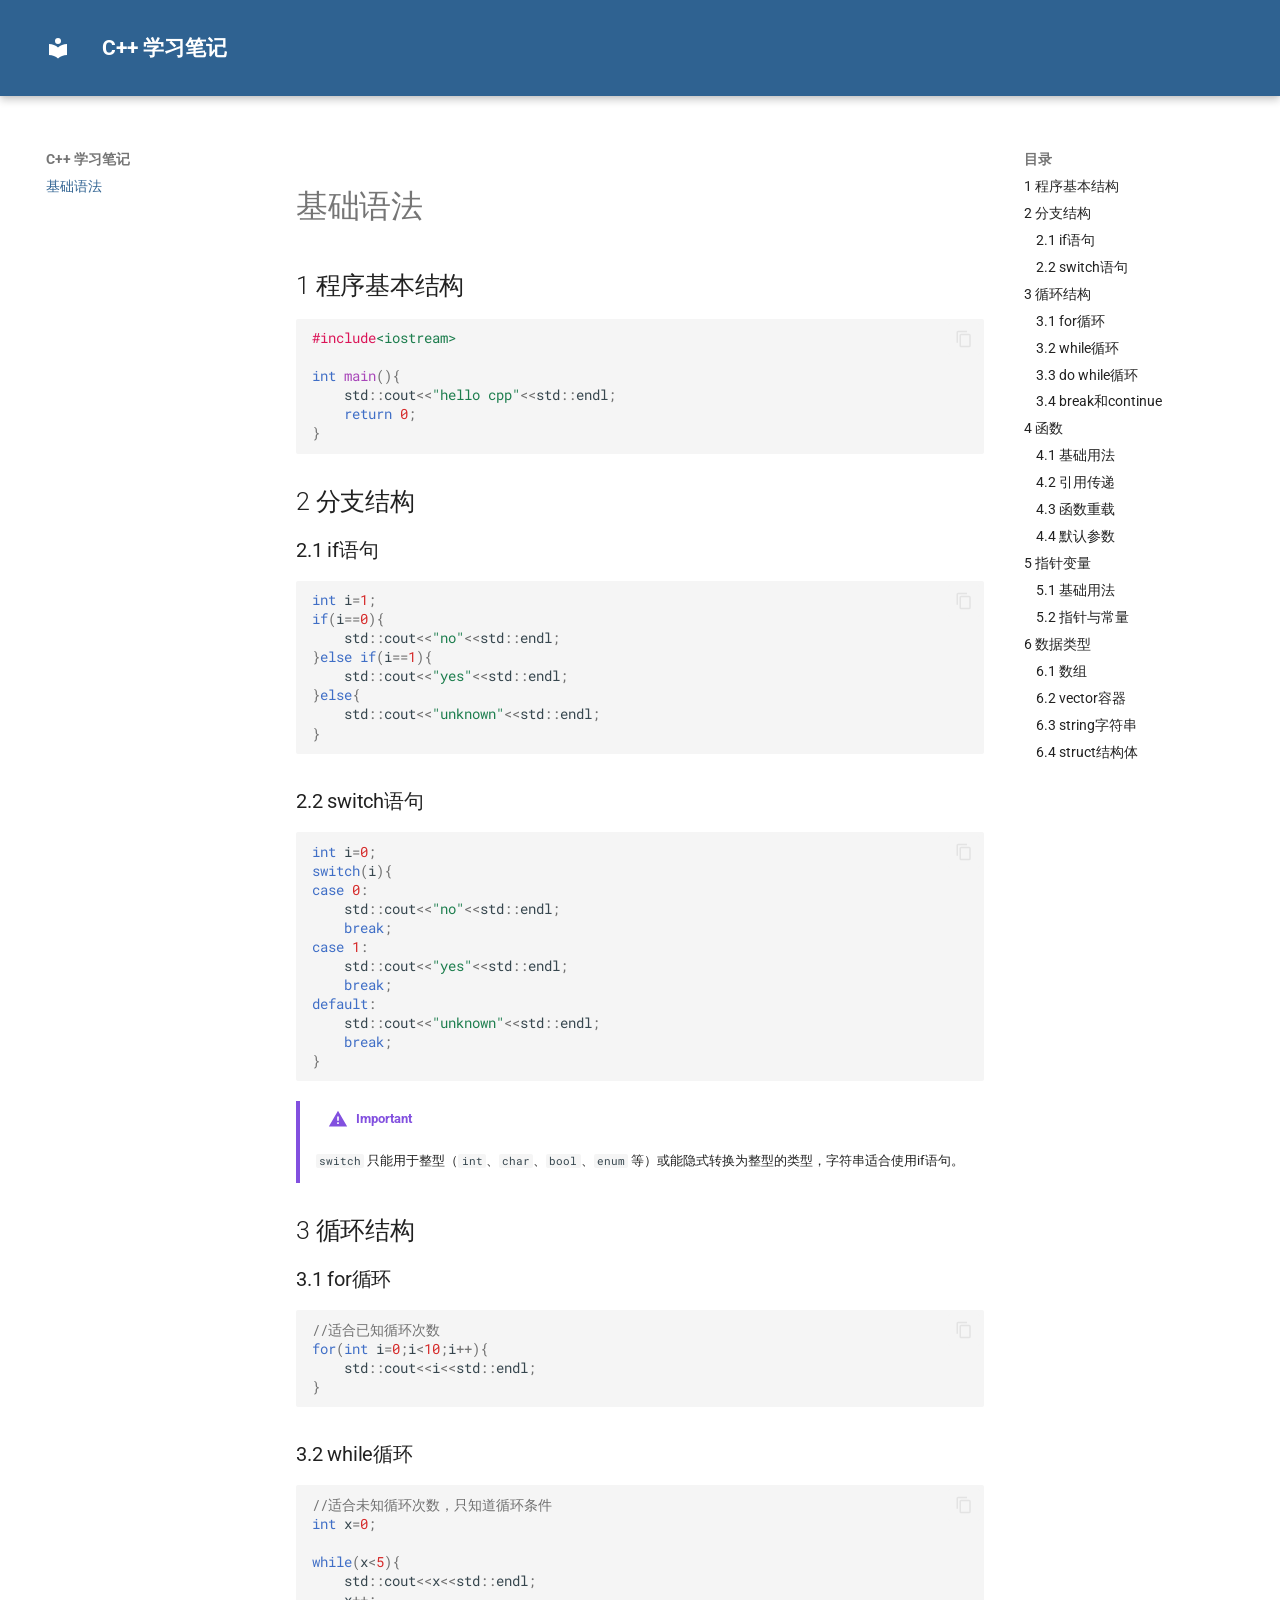
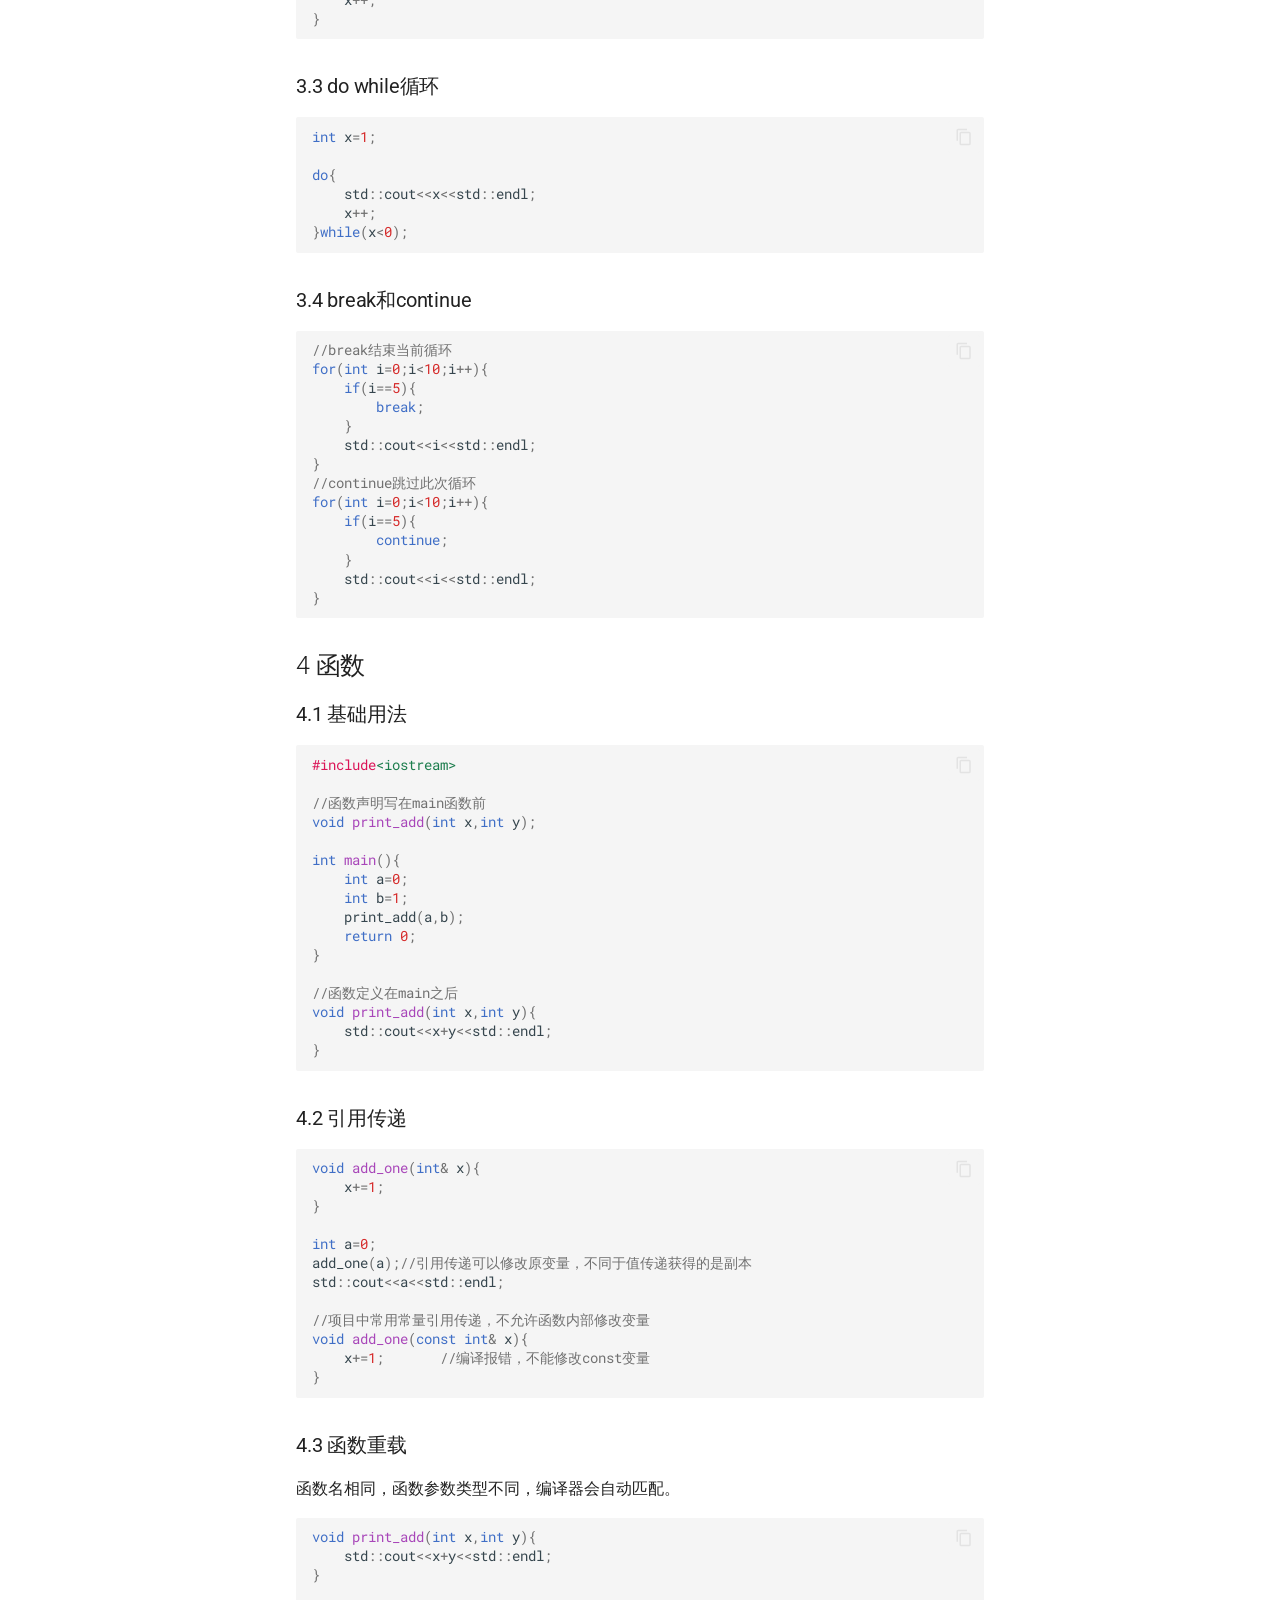
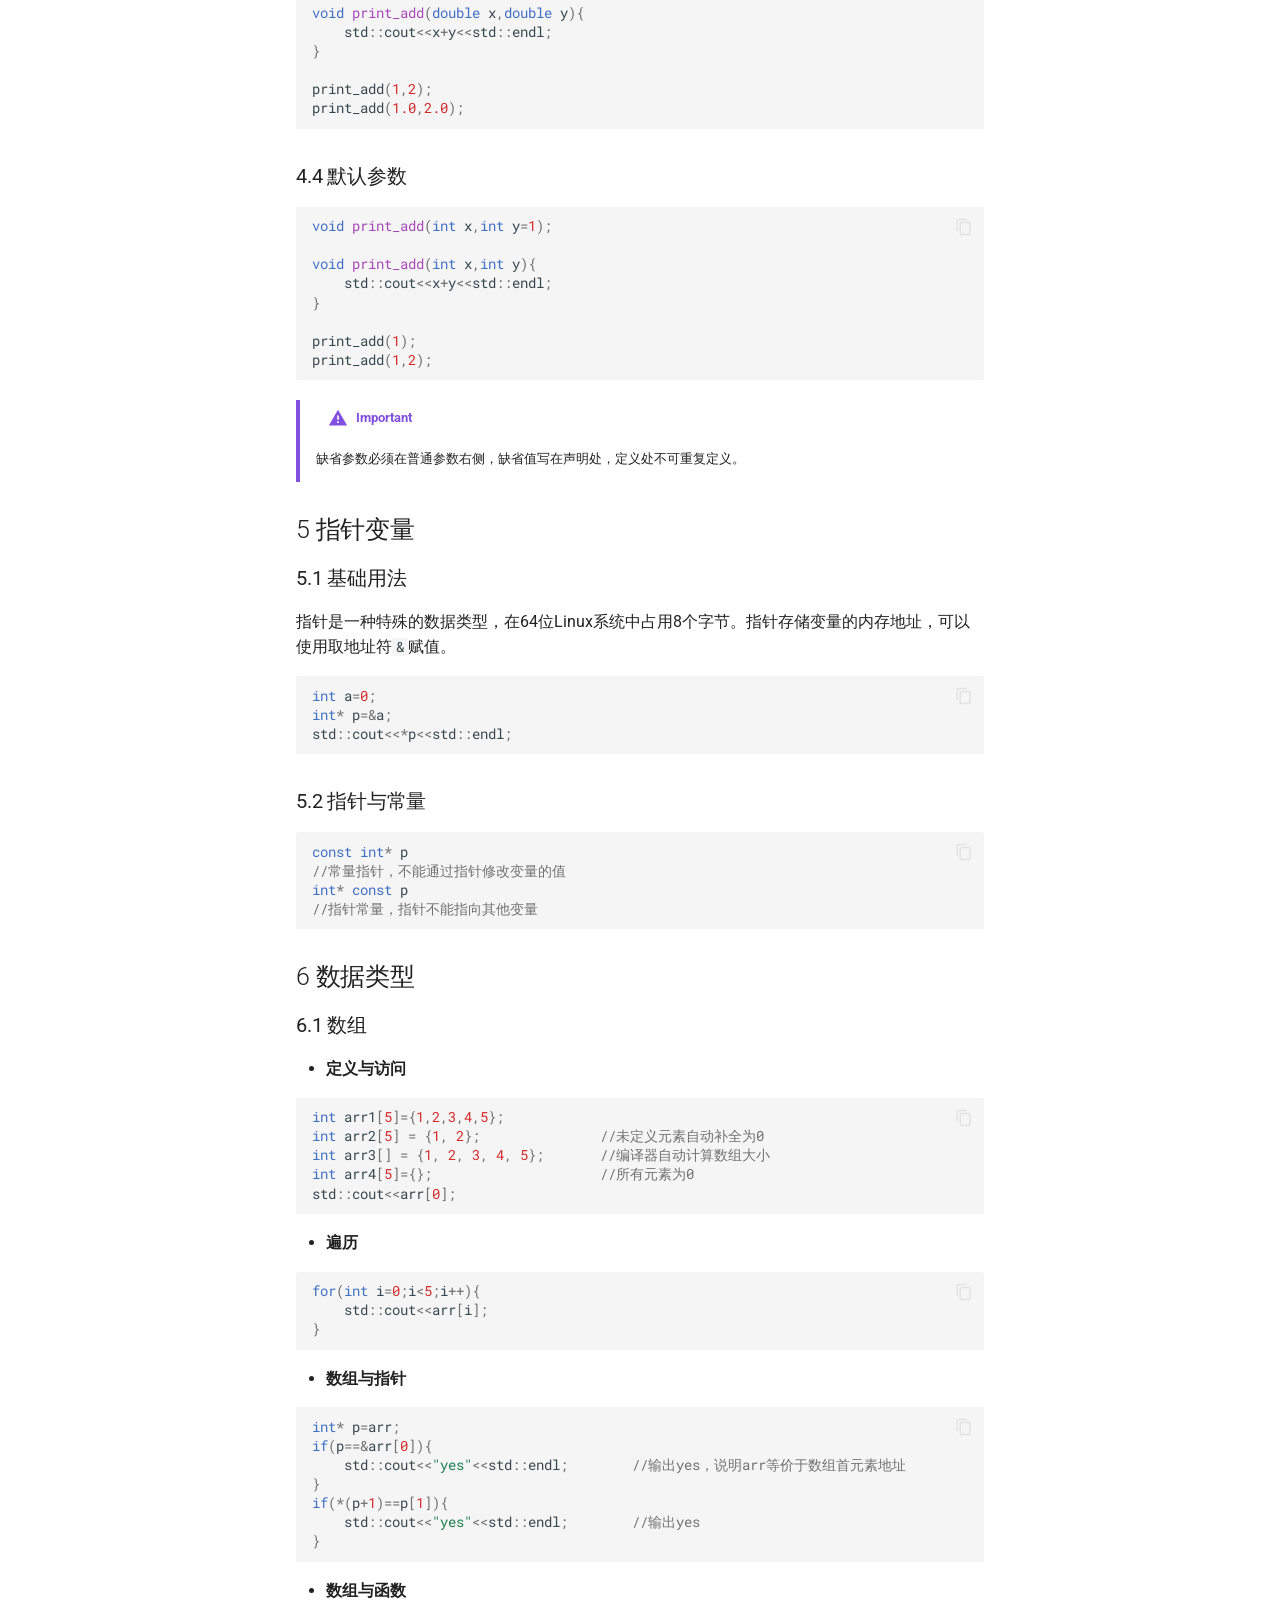
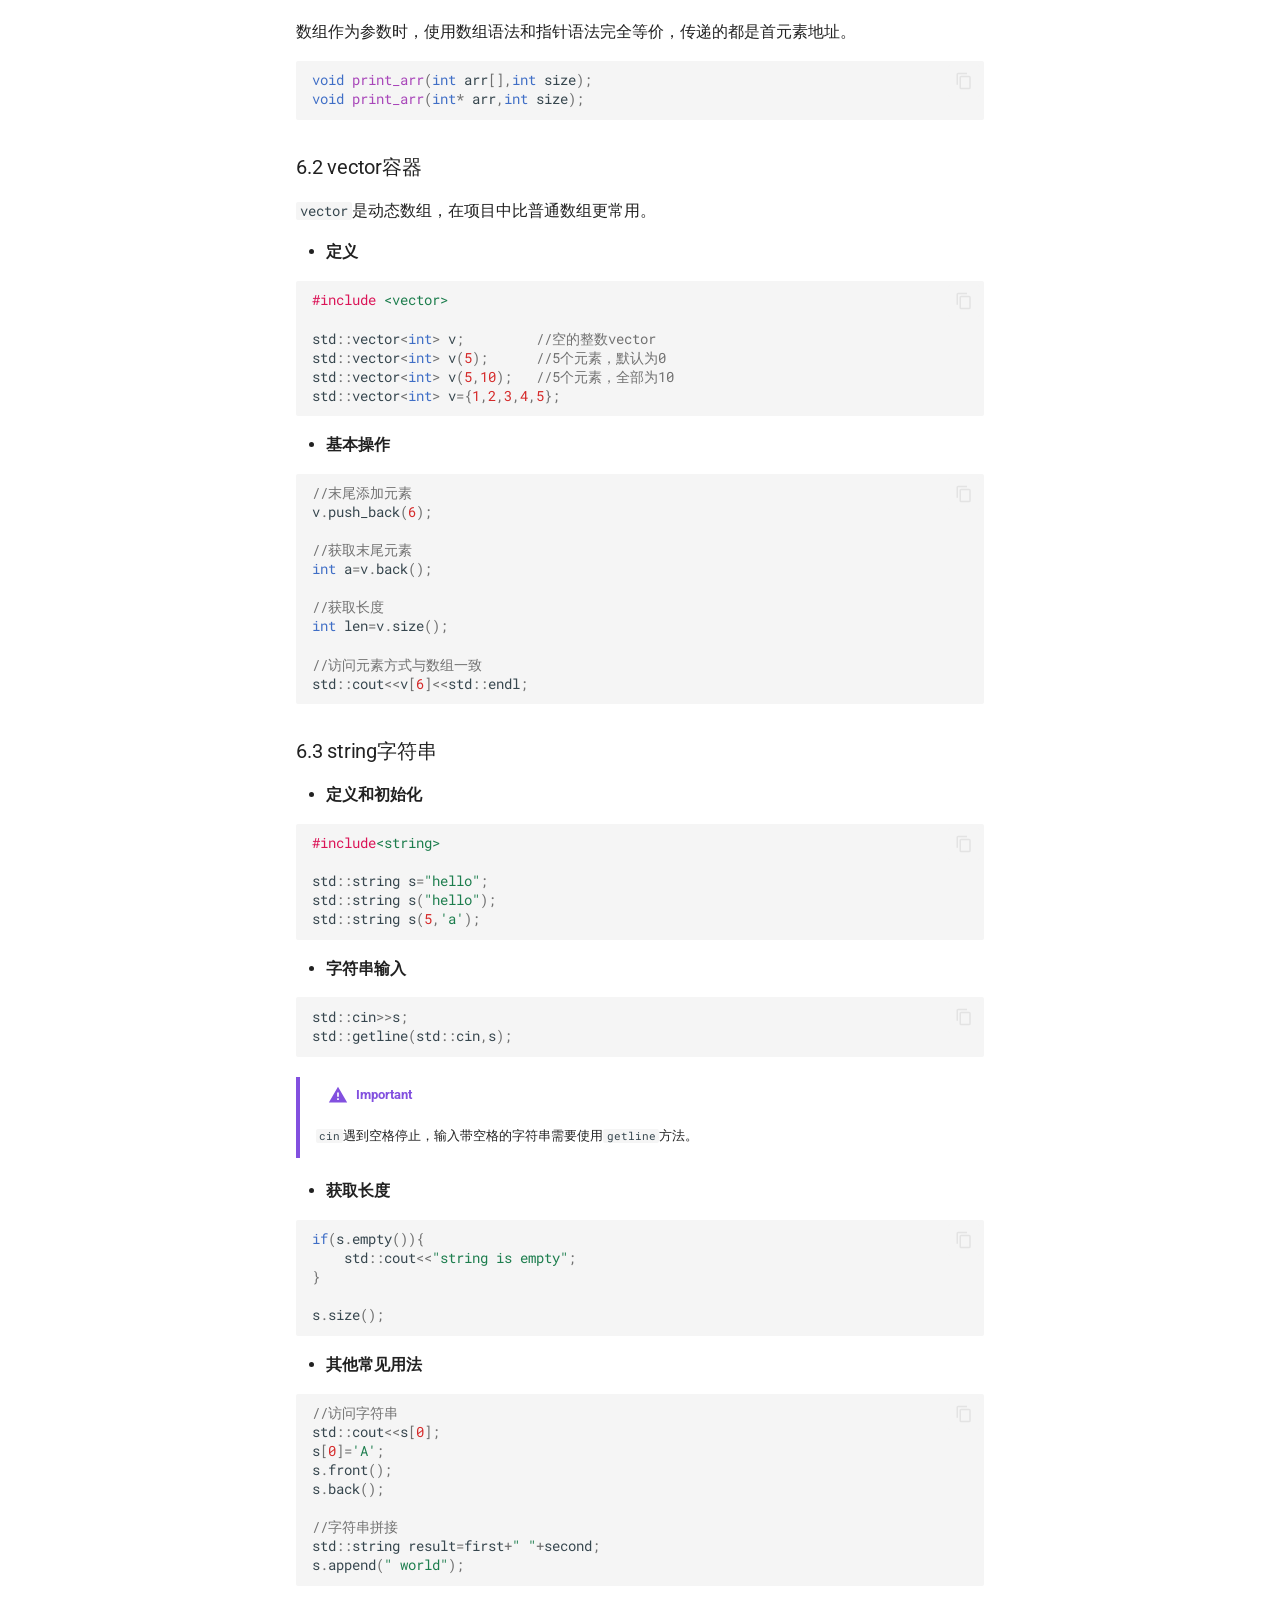
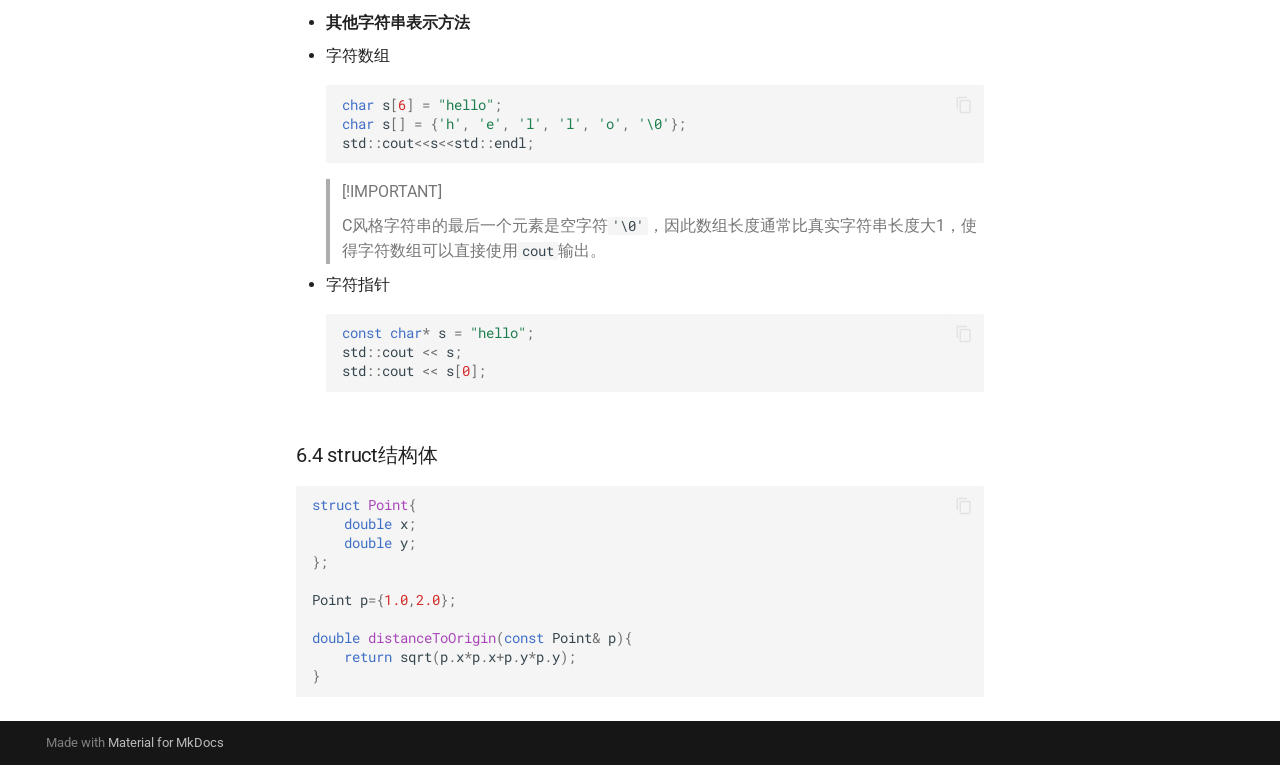
<file: index.html>
<!doctype html>
<html lang="zh" class="no-js">
  <head>
    
      <meta charset="utf-8">
      <meta name="viewport" content="width=device-width,initial-scale=1">
      
        <meta name="description" content="C++ 学习笔记">
      
      
      
        <link rel="canonical" href="https://github.com/Michelangelo9001/cpp_learning.git/">
      
      
      
      
        
      
      
      <link rel="icon" href="assets/images/favicon.png">
      <meta name="generator" content="mkdocs-1.6.1, mkdocs-material-9.7.6">
    
    
      
        <title>C++ 学习笔记</title>
      
    
    
      <link rel="stylesheet" href="assets/stylesheets/main.484c7ddc.min.css">
      
        
        <link rel="stylesheet" href="assets/stylesheets/palette.ab4e12ef.min.css">
      
      


    
    
      
    
    
      
        
        
        <link rel="preconnect" href="https://fonts.gstatic.com" crossorigin>
        <link rel="stylesheet" href="https://fonts.googleapis.com/css?family=Roboto:300,300i,400,400i,700,700i%7CRoboto+Mono:400,400i,700,700i&display=fallback">
        <style>:root{--md-text-font:"Roboto";--md-code-font:"Roboto Mono"}</style>
      
    
    
      <link rel="stylesheet" href="stylesheets/extra.css">
    
    <script>__md_scope=new URL(".",location),__md_hash=e=>[...e].reduce(((e,_)=>(e<<5)-e+_.charCodeAt(0)),0),__md_get=(e,_=localStorage,t=__md_scope)=>JSON.parse(_.getItem(t.pathname+"."+e)),__md_set=(e,_,t=localStorage,a=__md_scope)=>{try{t.setItem(a.pathname+"."+e,JSON.stringify(_))}catch(e){}}</script>
    
      

    
    
  </head>
  
  
    
    
    
    
    
    <body dir="ltr" data-md-color-scheme="default" data-md-color-primary="custom" data-md-color-accent="blue">
  
    
    <input class="md-toggle" data-md-toggle="drawer" type="checkbox" id="__drawer" autocomplete="off">
    <input class="md-toggle" data-md-toggle="search" type="checkbox" id="__search" autocomplete="off">
    <label class="md-overlay" for="__drawer"></label>
    <div data-md-component="skip">
      
        
        <a href="#1" class="md-skip">
          跳转至
        </a>
      
    </div>
    <div data-md-component="announce">
      
    </div>
    
    
      

  

<header class="md-header md-header--shadow" data-md-component="header">
  <nav class="md-header__inner md-grid" aria-label="页眉">
    <a href="." title="C++ 学习笔记" class="md-header__button md-logo" aria-label="C++ 学习笔记" data-md-component="logo">
      
  
  <svg xmlns="http://www.w3.org/2000/svg" viewBox="0 0 24 24"><path d="M12 8a3 3 0 0 0 3-3 3 3 0 0 0-3-3 3 3 0 0 0-3 3 3 3 0 0 0 3 3m0 3.54C9.64 9.35 6.5 8 3 8v11c3.5 0 6.64 1.35 9 3.54 2.36-2.19 5.5-3.54 9-3.54V8c-3.5 0-6.64 1.35-9 3.54"/></svg>

    </a>
    <label class="md-header__button md-icon" for="__drawer">
      
      <svg xmlns="http://www.w3.org/2000/svg" viewBox="0 0 24 24"><path d="M3 6h18v2H3zm0 5h18v2H3zm0 5h18v2H3z"/></svg>
    </label>
    <div class="md-header__title" data-md-component="header-title">
      <div class="md-header__ellipsis">
        <div class="md-header__topic">
          <span class="md-ellipsis">
            C++ 学习笔记
          </span>
        </div>
        <div class="md-header__topic" data-md-component="header-topic">
          <span class="md-ellipsis">
            
              基础语法
            
          </span>
        </div>
      </div>
    </div>
    
      
    
    
    
    
    
  </nav>
  
</header>
    
    <div class="md-container" data-md-component="container">
      
      
        
          
        
      
      <main class="md-main" data-md-component="main">
        <div class="md-main__inner md-grid">
          
            
              
              <div class="md-sidebar md-sidebar--primary" data-md-component="sidebar" data-md-type="navigation" >
                <div class="md-sidebar__scrollwrap">
                  <div class="md-sidebar__inner">
                    



<nav class="md-nav md-nav--primary" aria-label="导航栏" data-md-level="0">
  <label class="md-nav__title" for="__drawer">
    <a href="." title="C++ 学习笔记" class="md-nav__button md-logo" aria-label="C++ 学习笔记" data-md-component="logo">
      
  
  <svg xmlns="http://www.w3.org/2000/svg" viewBox="0 0 24 24"><path d="M12 8a3 3 0 0 0 3-3 3 3 0 0 0-3-3 3 3 0 0 0-3 3 3 3 0 0 0 3 3m0 3.54C9.64 9.35 6.5 8 3 8v11c3.5 0 6.64 1.35 9 3.54 2.36-2.19 5.5-3.54 9-3.54V8c-3.5 0-6.64 1.35-9 3.54"/></svg>

    </a>
    C++ 学习笔记
  </label>
  
  <ul class="md-nav__list" data-md-scrollfix>
    
      
      
  
  
    
  
  
  
    <li class="md-nav__item md-nav__item--active">
      
      <input class="md-nav__toggle md-toggle" type="checkbox" id="__toc">
      
      
      
        <label class="md-nav__link md-nav__link--active" for="__toc">
          
  
  
  <span class="md-ellipsis">
    
  
    基础语法
  

    
  </span>
  
  

          <span class="md-nav__icon md-icon"></span>
        </label>
      
      <a href="." class="md-nav__link md-nav__link--active">
        
  
  
  <span class="md-ellipsis">
    
  
    基础语法
  

    
  </span>
  
  

      </a>
      
        

<nav class="md-nav md-nav--secondary" aria-label="目录">
  
  
  
  
    <label class="md-nav__title" for="__toc">
      <span class="md-nav__icon md-icon"></span>
      目录
    </label>
    <ul class="md-nav__list" data-md-component="toc" data-md-scrollfix>
      
        <li class="md-nav__item">
  <a href="#1" class="md-nav__link">
    <span class="md-ellipsis">
      
        1 程序基本结构
      
    </span>
  </a>
  
</li>
      
        <li class="md-nav__item">
  <a href="#2" class="md-nav__link">
    <span class="md-ellipsis">
      
        2 分支结构
      
    </span>
  </a>
  
    <nav class="md-nav" aria-label="2 分支结构">
      <ul class="md-nav__list">
        
          <li class="md-nav__item">
  <a href="#21-if" class="md-nav__link">
    <span class="md-ellipsis">
      
        2.1 if语句
      
    </span>
  </a>
  
</li>
        
          <li class="md-nav__item">
  <a href="#22-switch" class="md-nav__link">
    <span class="md-ellipsis">
      
        2.2 switch语句
      
    </span>
  </a>
  
</li>
        
      </ul>
    </nav>
  
</li>
      
        <li class="md-nav__item">
  <a href="#3" class="md-nav__link">
    <span class="md-ellipsis">
      
        3 循环结构
      
    </span>
  </a>
  
    <nav class="md-nav" aria-label="3 循环结构">
      <ul class="md-nav__list">
        
          <li class="md-nav__item">
  <a href="#31-for" class="md-nav__link">
    <span class="md-ellipsis">
      
        3.1 for循环
      
    </span>
  </a>
  
</li>
        
          <li class="md-nav__item">
  <a href="#32-while" class="md-nav__link">
    <span class="md-ellipsis">
      
        3.2 while循环
      
    </span>
  </a>
  
</li>
        
          <li class="md-nav__item">
  <a href="#33-do-while" class="md-nav__link">
    <span class="md-ellipsis">
      
        3.3 do while循环
      
    </span>
  </a>
  
</li>
        
          <li class="md-nav__item">
  <a href="#34-breakcontinue" class="md-nav__link">
    <span class="md-ellipsis">
      
        3.4 break和continue
      
    </span>
  </a>
  
</li>
        
      </ul>
    </nav>
  
</li>
      
        <li class="md-nav__item">
  <a href="#4" class="md-nav__link">
    <span class="md-ellipsis">
      
        4 函数
      
    </span>
  </a>
  
    <nav class="md-nav" aria-label="4 函数">
      <ul class="md-nav__list">
        
          <li class="md-nav__item">
  <a href="#41" class="md-nav__link">
    <span class="md-ellipsis">
      
        4.1 基础用法
      
    </span>
  </a>
  
</li>
        
          <li class="md-nav__item">
  <a href="#42" class="md-nav__link">
    <span class="md-ellipsis">
      
        4.2 引用传递
      
    </span>
  </a>
  
</li>
        
          <li class="md-nav__item">
  <a href="#43" class="md-nav__link">
    <span class="md-ellipsis">
      
        4.3 函数重载
      
    </span>
  </a>
  
</li>
        
          <li class="md-nav__item">
  <a href="#44" class="md-nav__link">
    <span class="md-ellipsis">
      
        4.4 默认参数
      
    </span>
  </a>
  
</li>
        
      </ul>
    </nav>
  
</li>
      
        <li class="md-nav__item">
  <a href="#5" class="md-nav__link">
    <span class="md-ellipsis">
      
        5 指针变量
      
    </span>
  </a>
  
    <nav class="md-nav" aria-label="5 指针变量">
      <ul class="md-nav__list">
        
          <li class="md-nav__item">
  <a href="#51" class="md-nav__link">
    <span class="md-ellipsis">
      
        5.1 基础用法
      
    </span>
  </a>
  
</li>
        
          <li class="md-nav__item">
  <a href="#52" class="md-nav__link">
    <span class="md-ellipsis">
      
        5.2 指针与常量
      
    </span>
  </a>
  
</li>
        
      </ul>
    </nav>
  
</li>
      
        <li class="md-nav__item">
  <a href="#6" class="md-nav__link">
    <span class="md-ellipsis">
      
        6 数据类型
      
    </span>
  </a>
  
    <nav class="md-nav" aria-label="6 数据类型">
      <ul class="md-nav__list">
        
          <li class="md-nav__item">
  <a href="#61" class="md-nav__link">
    <span class="md-ellipsis">
      
        6.1 数组
      
    </span>
  </a>
  
</li>
        
          <li class="md-nav__item">
  <a href="#62-vector" class="md-nav__link">
    <span class="md-ellipsis">
      
        6.2 vector容器
      
    </span>
  </a>
  
</li>
        
          <li class="md-nav__item">
  <a href="#63-string" class="md-nav__link">
    <span class="md-ellipsis">
      
        6.3 string字符串
      
    </span>
  </a>
  
</li>
        
          <li class="md-nav__item">
  <a href="#64-struct" class="md-nav__link">
    <span class="md-ellipsis">
      
        6.4 struct结构体
      
    </span>
  </a>
  
</li>
        
      </ul>
    </nav>
  
</li>
      
    </ul>
  
</nav>
      
    </li>
  

    
  </ul>
</nav>
                  </div>
                </div>
              </div>
            
            
              
              <div class="md-sidebar md-sidebar--secondary" data-md-component="sidebar" data-md-type="toc" >
                <div class="md-sidebar__scrollwrap">
                  <div class="md-sidebar__inner">
                    

<nav class="md-nav md-nav--secondary" aria-label="目录">
  
  
  
  
    <label class="md-nav__title" for="__toc">
      <span class="md-nav__icon md-icon"></span>
      目录
    </label>
    <ul class="md-nav__list" data-md-component="toc" data-md-scrollfix>
      
        <li class="md-nav__item">
  <a href="#1" class="md-nav__link">
    <span class="md-ellipsis">
      
        1 程序基本结构
      
    </span>
  </a>
  
</li>
      
        <li class="md-nav__item">
  <a href="#2" class="md-nav__link">
    <span class="md-ellipsis">
      
        2 分支结构
      
    </span>
  </a>
  
    <nav class="md-nav" aria-label="2 分支结构">
      <ul class="md-nav__list">
        
          <li class="md-nav__item">
  <a href="#21-if" class="md-nav__link">
    <span class="md-ellipsis">
      
        2.1 if语句
      
    </span>
  </a>
  
</li>
        
          <li class="md-nav__item">
  <a href="#22-switch" class="md-nav__link">
    <span class="md-ellipsis">
      
        2.2 switch语句
      
    </span>
  </a>
  
</li>
        
      </ul>
    </nav>
  
</li>
      
        <li class="md-nav__item">
  <a href="#3" class="md-nav__link">
    <span class="md-ellipsis">
      
        3 循环结构
      
    </span>
  </a>
  
    <nav class="md-nav" aria-label="3 循环结构">
      <ul class="md-nav__list">
        
          <li class="md-nav__item">
  <a href="#31-for" class="md-nav__link">
    <span class="md-ellipsis">
      
        3.1 for循环
      
    </span>
  </a>
  
</li>
        
          <li class="md-nav__item">
  <a href="#32-while" class="md-nav__link">
    <span class="md-ellipsis">
      
        3.2 while循环
      
    </span>
  </a>
  
</li>
        
          <li class="md-nav__item">
  <a href="#33-do-while" class="md-nav__link">
    <span class="md-ellipsis">
      
        3.3 do while循环
      
    </span>
  </a>
  
</li>
        
          <li class="md-nav__item">
  <a href="#34-breakcontinue" class="md-nav__link">
    <span class="md-ellipsis">
      
        3.4 break和continue
      
    </span>
  </a>
  
</li>
        
      </ul>
    </nav>
  
</li>
      
        <li class="md-nav__item">
  <a href="#4" class="md-nav__link">
    <span class="md-ellipsis">
      
        4 函数
      
    </span>
  </a>
  
    <nav class="md-nav" aria-label="4 函数">
      <ul class="md-nav__list">
        
          <li class="md-nav__item">
  <a href="#41" class="md-nav__link">
    <span class="md-ellipsis">
      
        4.1 基础用法
      
    </span>
  </a>
  
</li>
        
          <li class="md-nav__item">
  <a href="#42" class="md-nav__link">
    <span class="md-ellipsis">
      
        4.2 引用传递
      
    </span>
  </a>
  
</li>
        
          <li class="md-nav__item">
  <a href="#43" class="md-nav__link">
    <span class="md-ellipsis">
      
        4.3 函数重载
      
    </span>
  </a>
  
</li>
        
          <li class="md-nav__item">
  <a href="#44" class="md-nav__link">
    <span class="md-ellipsis">
      
        4.4 默认参数
      
    </span>
  </a>
  
</li>
        
      </ul>
    </nav>
  
</li>
      
        <li class="md-nav__item">
  <a href="#5" class="md-nav__link">
    <span class="md-ellipsis">
      
        5 指针变量
      
    </span>
  </a>
  
    <nav class="md-nav" aria-label="5 指针变量">
      <ul class="md-nav__list">
        
          <li class="md-nav__item">
  <a href="#51" class="md-nav__link">
    <span class="md-ellipsis">
      
        5.1 基础用法
      
    </span>
  </a>
  
</li>
        
          <li class="md-nav__item">
  <a href="#52" class="md-nav__link">
    <span class="md-ellipsis">
      
        5.2 指针与常量
      
    </span>
  </a>
  
</li>
        
      </ul>
    </nav>
  
</li>
      
        <li class="md-nav__item">
  <a href="#6" class="md-nav__link">
    <span class="md-ellipsis">
      
        6 数据类型
      
    </span>
  </a>
  
    <nav class="md-nav" aria-label="6 数据类型">
      <ul class="md-nav__list">
        
          <li class="md-nav__item">
  <a href="#61" class="md-nav__link">
    <span class="md-ellipsis">
      
        6.1 数组
      
    </span>
  </a>
  
</li>
        
          <li class="md-nav__item">
  <a href="#62-vector" class="md-nav__link">
    <span class="md-ellipsis">
      
        6.2 vector容器
      
    </span>
  </a>
  
</li>
        
          <li class="md-nav__item">
  <a href="#63-string" class="md-nav__link">
    <span class="md-ellipsis">
      
        6.3 string字符串
      
    </span>
  </a>
  
</li>
        
          <li class="md-nav__item">
  <a href="#64-struct" class="md-nav__link">
    <span class="md-ellipsis">
      
        6.4 struct结构体
      
    </span>
  </a>
  
</li>
        
      </ul>
    </nav>
  
</li>
      
    </ul>
  
</nav>
                  </div>
                </div>
              </div>
            
          
          
            <div class="md-content" data-md-component="content">
              
              <article class="md-content__inner md-typeset">
                
                  



  <h1>基础语法</h1>

<h2 id="1">1 程序基本结构<a class="headerlink" href="#1" title="Permanent link">&para;</a></h2>
<div class="language-cpp highlight"><pre><span></span><code><span id="__span-0-1"><a id="__codelineno-0-1" name="__codelineno-0-1" href="#__codelineno-0-1"></a><span class="cp">#include</span><span class="cpf">&lt;iostream&gt;</span>
</span><span id="__span-0-2"><a id="__codelineno-0-2" name="__codelineno-0-2" href="#__codelineno-0-2"></a>
</span><span id="__span-0-3"><a id="__codelineno-0-3" name="__codelineno-0-3" href="#__codelineno-0-3"></a><span class="kt">int</span><span class="w"> </span><span class="nf">main</span><span class="p">(){</span>
</span><span id="__span-0-4"><a id="__codelineno-0-4" name="__codelineno-0-4" href="#__codelineno-0-4"></a><span class="w">    </span><span class="n">std</span><span class="o">::</span><span class="n">cout</span><span class="o">&lt;&lt;</span><span class="s">&quot;hello cpp&quot;</span><span class="o">&lt;&lt;</span><span class="n">std</span><span class="o">::</span><span class="n">endl</span><span class="p">;</span>
</span><span id="__span-0-5"><a id="__codelineno-0-5" name="__codelineno-0-5" href="#__codelineno-0-5"></a><span class="w">    </span><span class="k">return</span><span class="w"> </span><span class="mi">0</span><span class="p">;</span>
</span><span id="__span-0-6"><a id="__codelineno-0-6" name="__codelineno-0-6" href="#__codelineno-0-6"></a><span class="p">}</span>
</span></code></pre></div>
<h2 id="2">2 分支结构<a class="headerlink" href="#2" title="Permanent link">&para;</a></h2>
<h3 id="21-if">2.1 if语句<a class="headerlink" href="#21-if" title="Permanent link">&para;</a></h3>
<div class="language-cpp highlight"><pre><span></span><code><span id="__span-1-1"><a id="__codelineno-1-1" name="__codelineno-1-1" href="#__codelineno-1-1"></a><span class="kt">int</span><span class="w"> </span><span class="n">i</span><span class="o">=</span><span class="mi">1</span><span class="p">;</span>
</span><span id="__span-1-2"><a id="__codelineno-1-2" name="__codelineno-1-2" href="#__codelineno-1-2"></a><span class="k">if</span><span class="p">(</span><span class="n">i</span><span class="o">==</span><span class="mi">0</span><span class="p">){</span>
</span><span id="__span-1-3"><a id="__codelineno-1-3" name="__codelineno-1-3" href="#__codelineno-1-3"></a><span class="w">    </span><span class="n">std</span><span class="o">::</span><span class="n">cout</span><span class="o">&lt;&lt;</span><span class="s">&quot;no&quot;</span><span class="o">&lt;&lt;</span><span class="n">std</span><span class="o">::</span><span class="n">endl</span><span class="p">;</span>
</span><span id="__span-1-4"><a id="__codelineno-1-4" name="__codelineno-1-4" href="#__codelineno-1-4"></a><span class="p">}</span><span class="k">else</span><span class="w"> </span><span class="k">if</span><span class="p">(</span><span class="n">i</span><span class="o">==</span><span class="mi">1</span><span class="p">){</span>
</span><span id="__span-1-5"><a id="__codelineno-1-5" name="__codelineno-1-5" href="#__codelineno-1-5"></a><span class="w">    </span><span class="n">std</span><span class="o">::</span><span class="n">cout</span><span class="o">&lt;&lt;</span><span class="s">&quot;yes&quot;</span><span class="o">&lt;&lt;</span><span class="n">std</span><span class="o">::</span><span class="n">endl</span><span class="p">;</span>
</span><span id="__span-1-6"><a id="__codelineno-1-6" name="__codelineno-1-6" href="#__codelineno-1-6"></a><span class="p">}</span><span class="k">else</span><span class="p">{</span>
</span><span id="__span-1-7"><a id="__codelineno-1-7" name="__codelineno-1-7" href="#__codelineno-1-7"></a><span class="w">    </span><span class="n">std</span><span class="o">::</span><span class="n">cout</span><span class="o">&lt;&lt;</span><span class="s">&quot;unknown&quot;</span><span class="o">&lt;&lt;</span><span class="n">std</span><span class="o">::</span><span class="n">endl</span><span class="p">;</span>
</span><span id="__span-1-8"><a id="__codelineno-1-8" name="__codelineno-1-8" href="#__codelineno-1-8"></a><span class="p">}</span>
</span></code></pre></div>
<h3 id="22-switch">2.2 switch语句<a class="headerlink" href="#22-switch" title="Permanent link">&para;</a></h3>
<div class="language-cpp highlight"><pre><span></span><code><span id="__span-2-1"><a id="__codelineno-2-1" name="__codelineno-2-1" href="#__codelineno-2-1"></a><span class="kt">int</span><span class="w"> </span><span class="n">i</span><span class="o">=</span><span class="mi">0</span><span class="p">;</span>
</span><span id="__span-2-2"><a id="__codelineno-2-2" name="__codelineno-2-2" href="#__codelineno-2-2"></a><span class="k">switch</span><span class="p">(</span><span class="n">i</span><span class="p">){</span>
</span><span id="__span-2-3"><a id="__codelineno-2-3" name="__codelineno-2-3" href="#__codelineno-2-3"></a><span class="k">case</span><span class="w"> </span><span class="mi">0</span><span class="p">:</span>
</span><span id="__span-2-4"><a id="__codelineno-2-4" name="__codelineno-2-4" href="#__codelineno-2-4"></a><span class="w">    </span><span class="n">std</span><span class="o">::</span><span class="n">cout</span><span class="o">&lt;&lt;</span><span class="s">&quot;no&quot;</span><span class="o">&lt;&lt;</span><span class="n">std</span><span class="o">::</span><span class="n">endl</span><span class="p">;</span>
</span><span id="__span-2-5"><a id="__codelineno-2-5" name="__codelineno-2-5" href="#__codelineno-2-5"></a><span class="w">    </span><span class="k">break</span><span class="p">;</span>
</span><span id="__span-2-6"><a id="__codelineno-2-6" name="__codelineno-2-6" href="#__codelineno-2-6"></a><span class="k">case</span><span class="w"> </span><span class="mi">1</span><span class="p">:</span>
</span><span id="__span-2-7"><a id="__codelineno-2-7" name="__codelineno-2-7" href="#__codelineno-2-7"></a><span class="w">    </span><span class="n">std</span><span class="o">::</span><span class="n">cout</span><span class="o">&lt;&lt;</span><span class="s">&quot;yes&quot;</span><span class="o">&lt;&lt;</span><span class="n">std</span><span class="o">::</span><span class="n">endl</span><span class="p">;</span>
</span><span id="__span-2-8"><a id="__codelineno-2-8" name="__codelineno-2-8" href="#__codelineno-2-8"></a><span class="w">    </span><span class="k">break</span><span class="p">;</span>
</span><span id="__span-2-9"><a id="__codelineno-2-9" name="__codelineno-2-9" href="#__codelineno-2-9"></a><span class="k">default</span><span class="o">:</span>
</span><span id="__span-2-10"><a id="__codelineno-2-10" name="__codelineno-2-10" href="#__codelineno-2-10"></a><span class="w">    </span><span class="n">std</span><span class="o">::</span><span class="n">cout</span><span class="o">&lt;&lt;</span><span class="s">&quot;unknown&quot;</span><span class="o">&lt;&lt;</span><span class="n">std</span><span class="o">::</span><span class="n">endl</span><span class="p">;</span>
</span><span id="__span-2-11"><a id="__codelineno-2-11" name="__codelineno-2-11" href="#__codelineno-2-11"></a><span class="w">    </span><span class="k">break</span><span class="p">;</span>
</span><span id="__span-2-12"><a id="__codelineno-2-12" name="__codelineno-2-12" href="#__codelineno-2-12"></a><span class="p">}</span>
</span></code></pre></div>
<div class="admonition warning">
<p class="admonition-title">Important</p>
<p><code>switch</code> 只能用于整型（<code>int</code>、<code>char</code>、<code>bool</code>、<code>enum</code> 等）或能隐式转换为整型的类型，字符串适合使用if语句。</p>
</div>
<h2 id="3">3 循环结构<a class="headerlink" href="#3" title="Permanent link">&para;</a></h2>
<h3 id="31-for">3.1 for循环<a class="headerlink" href="#31-for" title="Permanent link">&para;</a></h3>
<div class="language-cpp highlight"><pre><span></span><code><span id="__span-3-1"><a id="__codelineno-3-1" name="__codelineno-3-1" href="#__codelineno-3-1"></a><span class="c1">//适合已知循环次数</span>
</span><span id="__span-3-2"><a id="__codelineno-3-2" name="__codelineno-3-2" href="#__codelineno-3-2"></a><span class="k">for</span><span class="p">(</span><span class="kt">int</span><span class="w"> </span><span class="n">i</span><span class="o">=</span><span class="mi">0</span><span class="p">;</span><span class="n">i</span><span class="o">&lt;</span><span class="mi">10</span><span class="p">;</span><span class="n">i</span><span class="o">++</span><span class="p">){</span>
</span><span id="__span-3-3"><a id="__codelineno-3-3" name="__codelineno-3-3" href="#__codelineno-3-3"></a><span class="w">    </span><span class="n">std</span><span class="o">::</span><span class="n">cout</span><span class="o">&lt;&lt;</span><span class="n">i</span><span class="o">&lt;&lt;</span><span class="n">std</span><span class="o">::</span><span class="n">endl</span><span class="p">;</span>
</span><span id="__span-3-4"><a id="__codelineno-3-4" name="__codelineno-3-4" href="#__codelineno-3-4"></a><span class="p">}</span>
</span></code></pre></div>
<h3 id="32-while">3.2 while循环<a class="headerlink" href="#32-while" title="Permanent link">&para;</a></h3>
<div class="language-cpp highlight"><pre><span></span><code><span id="__span-4-1"><a id="__codelineno-4-1" name="__codelineno-4-1" href="#__codelineno-4-1"></a><span class="c1">//适合未知循环次数，只知道循环条件</span>
</span><span id="__span-4-2"><a id="__codelineno-4-2" name="__codelineno-4-2" href="#__codelineno-4-2"></a><span class="kt">int</span><span class="w"> </span><span class="n">x</span><span class="o">=</span><span class="mi">0</span><span class="p">;</span>
</span><span id="__span-4-3"><a id="__codelineno-4-3" name="__codelineno-4-3" href="#__codelineno-4-3"></a>
</span><span id="__span-4-4"><a id="__codelineno-4-4" name="__codelineno-4-4" href="#__codelineno-4-4"></a><span class="k">while</span><span class="p">(</span><span class="n">x</span><span class="o">&lt;</span><span class="mi">5</span><span class="p">){</span>
</span><span id="__span-4-5"><a id="__codelineno-4-5" name="__codelineno-4-5" href="#__codelineno-4-5"></a><span class="w">    </span><span class="n">std</span><span class="o">::</span><span class="n">cout</span><span class="o">&lt;&lt;</span><span class="n">x</span><span class="o">&lt;&lt;</span><span class="n">std</span><span class="o">::</span><span class="n">endl</span><span class="p">;</span>
</span><span id="__span-4-6"><a id="__codelineno-4-6" name="__codelineno-4-6" href="#__codelineno-4-6"></a><span class="w">    </span><span class="n">x</span><span class="o">++</span><span class="p">;</span>
</span><span id="__span-4-7"><a id="__codelineno-4-7" name="__codelineno-4-7" href="#__codelineno-4-7"></a><span class="p">}</span>
</span></code></pre></div>
<h3 id="33-do-while">3.3 do while循环<a class="headerlink" href="#33-do-while" title="Permanent link">&para;</a></h3>
<div class="language-cpp highlight"><pre><span></span><code><span id="__span-5-1"><a id="__codelineno-5-1" name="__codelineno-5-1" href="#__codelineno-5-1"></a><span class="kt">int</span><span class="w"> </span><span class="n">x</span><span class="o">=</span><span class="mi">1</span><span class="p">;</span>
</span><span id="__span-5-2"><a id="__codelineno-5-2" name="__codelineno-5-2" href="#__codelineno-5-2"></a>
</span><span id="__span-5-3"><a id="__codelineno-5-3" name="__codelineno-5-3" href="#__codelineno-5-3"></a><span class="k">do</span><span class="p">{</span>
</span><span id="__span-5-4"><a id="__codelineno-5-4" name="__codelineno-5-4" href="#__codelineno-5-4"></a><span class="w">    </span><span class="n">std</span><span class="o">::</span><span class="n">cout</span><span class="o">&lt;&lt;</span><span class="n">x</span><span class="o">&lt;&lt;</span><span class="n">std</span><span class="o">::</span><span class="n">endl</span><span class="p">;</span>
</span><span id="__span-5-5"><a id="__codelineno-5-5" name="__codelineno-5-5" href="#__codelineno-5-5"></a><span class="w">    </span><span class="n">x</span><span class="o">++</span><span class="p">;</span>
</span><span id="__span-5-6"><a id="__codelineno-5-6" name="__codelineno-5-6" href="#__codelineno-5-6"></a><span class="p">}</span><span class="k">while</span><span class="p">(</span><span class="n">x</span><span class="o">&lt;</span><span class="mi">0</span><span class="p">);</span>
</span></code></pre></div>
<h3 id="34-breakcontinue">3.4 break和continue<a class="headerlink" href="#34-breakcontinue" title="Permanent link">&para;</a></h3>
<div class="language-cpp highlight"><pre><span></span><code><span id="__span-6-1"><a id="__codelineno-6-1" name="__codelineno-6-1" href="#__codelineno-6-1"></a><span class="c1">//break结束当前循环</span>
</span><span id="__span-6-2"><a id="__codelineno-6-2" name="__codelineno-6-2" href="#__codelineno-6-2"></a><span class="k">for</span><span class="p">(</span><span class="kt">int</span><span class="w"> </span><span class="n">i</span><span class="o">=</span><span class="mi">0</span><span class="p">;</span><span class="n">i</span><span class="o">&lt;</span><span class="mi">10</span><span class="p">;</span><span class="n">i</span><span class="o">++</span><span class="p">){</span>
</span><span id="__span-6-3"><a id="__codelineno-6-3" name="__codelineno-6-3" href="#__codelineno-6-3"></a><span class="w">    </span><span class="k">if</span><span class="p">(</span><span class="n">i</span><span class="o">==</span><span class="mi">5</span><span class="p">){</span>
</span><span id="__span-6-4"><a id="__codelineno-6-4" name="__codelineno-6-4" href="#__codelineno-6-4"></a><span class="w">        </span><span class="k">break</span><span class="p">;</span>
</span><span id="__span-6-5"><a id="__codelineno-6-5" name="__codelineno-6-5" href="#__codelineno-6-5"></a><span class="w">    </span><span class="p">}</span>
</span><span id="__span-6-6"><a id="__codelineno-6-6" name="__codelineno-6-6" href="#__codelineno-6-6"></a><span class="w">    </span><span class="n">std</span><span class="o">::</span><span class="n">cout</span><span class="o">&lt;&lt;</span><span class="n">i</span><span class="o">&lt;&lt;</span><span class="n">std</span><span class="o">::</span><span class="n">endl</span><span class="p">;</span>
</span><span id="__span-6-7"><a id="__codelineno-6-7" name="__codelineno-6-7" href="#__codelineno-6-7"></a><span class="p">}</span>
</span><span id="__span-6-8"><a id="__codelineno-6-8" name="__codelineno-6-8" href="#__codelineno-6-8"></a><span class="c1">//continue跳过此次循环</span>
</span><span id="__span-6-9"><a id="__codelineno-6-9" name="__codelineno-6-9" href="#__codelineno-6-9"></a><span class="k">for</span><span class="p">(</span><span class="kt">int</span><span class="w"> </span><span class="n">i</span><span class="o">=</span><span class="mi">0</span><span class="p">;</span><span class="n">i</span><span class="o">&lt;</span><span class="mi">10</span><span class="p">;</span><span class="n">i</span><span class="o">++</span><span class="p">){</span>
</span><span id="__span-6-10"><a id="__codelineno-6-10" name="__codelineno-6-10" href="#__codelineno-6-10"></a><span class="w">    </span><span class="k">if</span><span class="p">(</span><span class="n">i</span><span class="o">==</span><span class="mi">5</span><span class="p">){</span>
</span><span id="__span-6-11"><a id="__codelineno-6-11" name="__codelineno-6-11" href="#__codelineno-6-11"></a><span class="w">        </span><span class="k">continue</span><span class="p">;</span>
</span><span id="__span-6-12"><a id="__codelineno-6-12" name="__codelineno-6-12" href="#__codelineno-6-12"></a><span class="w">    </span><span class="p">}</span>
</span><span id="__span-6-13"><a id="__codelineno-6-13" name="__codelineno-6-13" href="#__codelineno-6-13"></a><span class="w">    </span><span class="n">std</span><span class="o">::</span><span class="n">cout</span><span class="o">&lt;&lt;</span><span class="n">i</span><span class="o">&lt;&lt;</span><span class="n">std</span><span class="o">::</span><span class="n">endl</span><span class="p">;</span>
</span><span id="__span-6-14"><a id="__codelineno-6-14" name="__codelineno-6-14" href="#__codelineno-6-14"></a><span class="p">}</span>
</span></code></pre></div>
<h2 id="4">4 函数<a class="headerlink" href="#4" title="Permanent link">&para;</a></h2>
<h3 id="41">4.1 基础用法<a class="headerlink" href="#41" title="Permanent link">&para;</a></h3>
<div class="language-cpp highlight"><pre><span></span><code><span id="__span-7-1"><a id="__codelineno-7-1" name="__codelineno-7-1" href="#__codelineno-7-1"></a><span class="cp">#include</span><span class="cpf">&lt;iostream&gt;</span>
</span><span id="__span-7-2"><a id="__codelineno-7-2" name="__codelineno-7-2" href="#__codelineno-7-2"></a>
</span><span id="__span-7-3"><a id="__codelineno-7-3" name="__codelineno-7-3" href="#__codelineno-7-3"></a><span class="c1">//函数声明写在main函数前</span>
</span><span id="__span-7-4"><a id="__codelineno-7-4" name="__codelineno-7-4" href="#__codelineno-7-4"></a><span class="kt">void</span><span class="w"> </span><span class="nf">print_add</span><span class="p">(</span><span class="kt">int</span><span class="w"> </span><span class="n">x</span><span class="p">,</span><span class="kt">int</span><span class="w"> </span><span class="n">y</span><span class="p">);</span>
</span><span id="__span-7-5"><a id="__codelineno-7-5" name="__codelineno-7-5" href="#__codelineno-7-5"></a>
</span><span id="__span-7-6"><a id="__codelineno-7-6" name="__codelineno-7-6" href="#__codelineno-7-6"></a><span class="kt">int</span><span class="w"> </span><span class="nf">main</span><span class="p">(){</span>
</span><span id="__span-7-7"><a id="__codelineno-7-7" name="__codelineno-7-7" href="#__codelineno-7-7"></a><span class="w">    </span><span class="kt">int</span><span class="w"> </span><span class="n">a</span><span class="o">=</span><span class="mi">0</span><span class="p">;</span>
</span><span id="__span-7-8"><a id="__codelineno-7-8" name="__codelineno-7-8" href="#__codelineno-7-8"></a><span class="w">    </span><span class="kt">int</span><span class="w"> </span><span class="n">b</span><span class="o">=</span><span class="mi">1</span><span class="p">;</span>
</span><span id="__span-7-9"><a id="__codelineno-7-9" name="__codelineno-7-9" href="#__codelineno-7-9"></a><span class="w">    </span><span class="n">print_add</span><span class="p">(</span><span class="n">a</span><span class="p">,</span><span class="n">b</span><span class="p">);</span>
</span><span id="__span-7-10"><a id="__codelineno-7-10" name="__codelineno-7-10" href="#__codelineno-7-10"></a><span class="w">    </span><span class="k">return</span><span class="w"> </span><span class="mi">0</span><span class="p">;</span>
</span><span id="__span-7-11"><a id="__codelineno-7-11" name="__codelineno-7-11" href="#__codelineno-7-11"></a><span class="p">}</span>
</span><span id="__span-7-12"><a id="__codelineno-7-12" name="__codelineno-7-12" href="#__codelineno-7-12"></a>
</span><span id="__span-7-13"><a id="__codelineno-7-13" name="__codelineno-7-13" href="#__codelineno-7-13"></a><span class="c1">//函数定义在main之后</span>
</span><span id="__span-7-14"><a id="__codelineno-7-14" name="__codelineno-7-14" href="#__codelineno-7-14"></a><span class="kt">void</span><span class="w"> </span><span class="nf">print_add</span><span class="p">(</span><span class="kt">int</span><span class="w"> </span><span class="n">x</span><span class="p">,</span><span class="kt">int</span><span class="w"> </span><span class="n">y</span><span class="p">){</span>
</span><span id="__span-7-15"><a id="__codelineno-7-15" name="__codelineno-7-15" href="#__codelineno-7-15"></a><span class="w">    </span><span class="n">std</span><span class="o">::</span><span class="n">cout</span><span class="o">&lt;&lt;</span><span class="n">x</span><span class="o">+</span><span class="n">y</span><span class="o">&lt;&lt;</span><span class="n">std</span><span class="o">::</span><span class="n">endl</span><span class="p">;</span>
</span><span id="__span-7-16"><a id="__codelineno-7-16" name="__codelineno-7-16" href="#__codelineno-7-16"></a><span class="p">}</span>
</span></code></pre></div>
<h3 id="42">4.2 引用传递<a class="headerlink" href="#42" title="Permanent link">&para;</a></h3>
<div class="language-cpp highlight"><pre><span></span><code><span id="__span-8-1"><a id="__codelineno-8-1" name="__codelineno-8-1" href="#__codelineno-8-1"></a><span class="kt">void</span><span class="w"> </span><span class="nf">add_one</span><span class="p">(</span><span class="kt">int</span><span class="o">&amp;</span><span class="w"> </span><span class="n">x</span><span class="p">){</span>
</span><span id="__span-8-2"><a id="__codelineno-8-2" name="__codelineno-8-2" href="#__codelineno-8-2"></a><span class="w">    </span><span class="n">x</span><span class="o">+=</span><span class="mi">1</span><span class="p">;</span>
</span><span id="__span-8-3"><a id="__codelineno-8-3" name="__codelineno-8-3" href="#__codelineno-8-3"></a><span class="p">}</span>
</span><span id="__span-8-4"><a id="__codelineno-8-4" name="__codelineno-8-4" href="#__codelineno-8-4"></a>
</span><span id="__span-8-5"><a id="__codelineno-8-5" name="__codelineno-8-5" href="#__codelineno-8-5"></a><span class="kt">int</span><span class="w"> </span><span class="n">a</span><span class="o">=</span><span class="mi">0</span><span class="p">;</span>
</span><span id="__span-8-6"><a id="__codelineno-8-6" name="__codelineno-8-6" href="#__codelineno-8-6"></a><span class="n">add_one</span><span class="p">(</span><span class="n">a</span><span class="p">);</span><span class="c1">//引用传递可以修改原变量，不同于值传递获得的是副本</span>
</span><span id="__span-8-7"><a id="__codelineno-8-7" name="__codelineno-8-7" href="#__codelineno-8-7"></a><span class="n">std</span><span class="o">::</span><span class="n">cout</span><span class="o">&lt;&lt;</span><span class="n">a</span><span class="o">&lt;&lt;</span><span class="n">std</span><span class="o">::</span><span class="n">endl</span><span class="p">;</span>
</span><span id="__span-8-8"><a id="__codelineno-8-8" name="__codelineno-8-8" href="#__codelineno-8-8"></a>
</span><span id="__span-8-9"><a id="__codelineno-8-9" name="__codelineno-8-9" href="#__codelineno-8-9"></a><span class="c1">//项目中常用常量引用传递，不允许函数内部修改变量</span>
</span><span id="__span-8-10"><a id="__codelineno-8-10" name="__codelineno-8-10" href="#__codelineno-8-10"></a><span class="kt">void</span><span class="w"> </span><span class="nf">add_one</span><span class="p">(</span><span class="k">const</span><span class="w"> </span><span class="kt">int</span><span class="o">&amp;</span><span class="w"> </span><span class="n">x</span><span class="p">){</span>
</span><span id="__span-8-11"><a id="__codelineno-8-11" name="__codelineno-8-11" href="#__codelineno-8-11"></a><span class="w">    </span><span class="n">x</span><span class="o">+=</span><span class="mi">1</span><span class="p">;</span><span class="w">       </span><span class="c1">//编译报错，不能修改const变量</span>
</span><span id="__span-8-12"><a id="__codelineno-8-12" name="__codelineno-8-12" href="#__codelineno-8-12"></a><span class="p">}</span>
</span></code></pre></div>
<h3 id="43">4.3 函数重载<a class="headerlink" href="#43" title="Permanent link">&para;</a></h3>
<p>函数名相同，函数参数类型不同，编译器会自动匹配。</p>
<div class="language-cpp highlight"><pre><span></span><code><span id="__span-9-1"><a id="__codelineno-9-1" name="__codelineno-9-1" href="#__codelineno-9-1"></a><span class="kt">void</span><span class="w"> </span><span class="nf">print_add</span><span class="p">(</span><span class="kt">int</span><span class="w"> </span><span class="n">x</span><span class="p">,</span><span class="kt">int</span><span class="w"> </span><span class="n">y</span><span class="p">){</span>
</span><span id="__span-9-2"><a id="__codelineno-9-2" name="__codelineno-9-2" href="#__codelineno-9-2"></a><span class="w">    </span><span class="n">std</span><span class="o">::</span><span class="n">cout</span><span class="o">&lt;&lt;</span><span class="n">x</span><span class="o">+</span><span class="n">y</span><span class="o">&lt;&lt;</span><span class="n">std</span><span class="o">::</span><span class="n">endl</span><span class="p">;</span>
</span><span id="__span-9-3"><a id="__codelineno-9-3" name="__codelineno-9-3" href="#__codelineno-9-3"></a><span class="p">}</span>
</span><span id="__span-9-4"><a id="__codelineno-9-4" name="__codelineno-9-4" href="#__codelineno-9-4"></a>
</span><span id="__span-9-5"><a id="__codelineno-9-5" name="__codelineno-9-5" href="#__codelineno-9-5"></a><span class="kt">void</span><span class="w"> </span><span class="nf">print_add</span><span class="p">(</span><span class="kt">double</span><span class="w"> </span><span class="n">x</span><span class="p">,</span><span class="kt">double</span><span class="w"> </span><span class="n">y</span><span class="p">){</span>
</span><span id="__span-9-6"><a id="__codelineno-9-6" name="__codelineno-9-6" href="#__codelineno-9-6"></a><span class="w">    </span><span class="n">std</span><span class="o">::</span><span class="n">cout</span><span class="o">&lt;&lt;</span><span class="n">x</span><span class="o">+</span><span class="n">y</span><span class="o">&lt;&lt;</span><span class="n">std</span><span class="o">::</span><span class="n">endl</span><span class="p">;</span>
</span><span id="__span-9-7"><a id="__codelineno-9-7" name="__codelineno-9-7" href="#__codelineno-9-7"></a><span class="p">}</span>
</span><span id="__span-9-8"><a id="__codelineno-9-8" name="__codelineno-9-8" href="#__codelineno-9-8"></a>
</span><span id="__span-9-9"><a id="__codelineno-9-9" name="__codelineno-9-9" href="#__codelineno-9-9"></a><span class="n">print_add</span><span class="p">(</span><span class="mi">1</span><span class="p">,</span><span class="mi">2</span><span class="p">);</span>
</span><span id="__span-9-10"><a id="__codelineno-9-10" name="__codelineno-9-10" href="#__codelineno-9-10"></a><span class="n">print_add</span><span class="p">(</span><span class="mf">1.0</span><span class="p">,</span><span class="mf">2.0</span><span class="p">);</span>
</span></code></pre></div>
<h3 id="44">4.4 默认参数<a class="headerlink" href="#44" title="Permanent link">&para;</a></h3>
<div class="language-cpp highlight"><pre><span></span><code><span id="__span-10-1"><a id="__codelineno-10-1" name="__codelineno-10-1" href="#__codelineno-10-1"></a><span class="kt">void</span><span class="w"> </span><span class="nf">print_add</span><span class="p">(</span><span class="kt">int</span><span class="w"> </span><span class="n">x</span><span class="p">,</span><span class="kt">int</span><span class="w"> </span><span class="n">y</span><span class="o">=</span><span class="mi">1</span><span class="p">);</span>
</span><span id="__span-10-2"><a id="__codelineno-10-2" name="__codelineno-10-2" href="#__codelineno-10-2"></a>
</span><span id="__span-10-3"><a id="__codelineno-10-3" name="__codelineno-10-3" href="#__codelineno-10-3"></a><span class="kt">void</span><span class="w"> </span><span class="nf">print_add</span><span class="p">(</span><span class="kt">int</span><span class="w"> </span><span class="n">x</span><span class="p">,</span><span class="kt">int</span><span class="w"> </span><span class="n">y</span><span class="p">){</span>
</span><span id="__span-10-4"><a id="__codelineno-10-4" name="__codelineno-10-4" href="#__codelineno-10-4"></a><span class="w">    </span><span class="n">std</span><span class="o">::</span><span class="n">cout</span><span class="o">&lt;&lt;</span><span class="n">x</span><span class="o">+</span><span class="n">y</span><span class="o">&lt;&lt;</span><span class="n">std</span><span class="o">::</span><span class="n">endl</span><span class="p">;</span>
</span><span id="__span-10-5"><a id="__codelineno-10-5" name="__codelineno-10-5" href="#__codelineno-10-5"></a><span class="p">}</span>
</span><span id="__span-10-6"><a id="__codelineno-10-6" name="__codelineno-10-6" href="#__codelineno-10-6"></a>
</span><span id="__span-10-7"><a id="__codelineno-10-7" name="__codelineno-10-7" href="#__codelineno-10-7"></a><span class="n">print_add</span><span class="p">(</span><span class="mi">1</span><span class="p">);</span>
</span><span id="__span-10-8"><a id="__codelineno-10-8" name="__codelineno-10-8" href="#__codelineno-10-8"></a><span class="n">print_add</span><span class="p">(</span><span class="mi">1</span><span class="p">,</span><span class="mi">2</span><span class="p">);</span>
</span></code></pre></div>
<div class="admonition warning">
<p class="admonition-title">Important</p>
<p>缺省参数必须在普通参数右侧，缺省值写在声明处，定义处不可重复定义。</p>
</div>
<h2 id="5">5 指针变量<a class="headerlink" href="#5" title="Permanent link">&para;</a></h2>
<h3 id="51">5.1 基础用法<a class="headerlink" href="#51" title="Permanent link">&para;</a></h3>
<p>指针是一种特殊的数据类型，在64位Linux系统中占用8个字节。指针存储变量的内存地址，可以使用取地址符<code>&amp;</code>赋值。</p>
<div class="language-cpp highlight"><pre><span></span><code><span id="__span-11-1"><a id="__codelineno-11-1" name="__codelineno-11-1" href="#__codelineno-11-1"></a><span class="kt">int</span><span class="w"> </span><span class="n">a</span><span class="o">=</span><span class="mi">0</span><span class="p">;</span>
</span><span id="__span-11-2"><a id="__codelineno-11-2" name="__codelineno-11-2" href="#__codelineno-11-2"></a><span class="kt">int</span><span class="o">*</span><span class="w"> </span><span class="n">p</span><span class="o">=&amp;</span><span class="n">a</span><span class="p">;</span>
</span><span id="__span-11-3"><a id="__codelineno-11-3" name="__codelineno-11-3" href="#__codelineno-11-3"></a><span class="n">std</span><span class="o">::</span><span class="n">cout</span><span class="o">&lt;&lt;*</span><span class="n">p</span><span class="o">&lt;&lt;</span><span class="n">std</span><span class="o">::</span><span class="n">endl</span><span class="p">;</span>
</span></code></pre></div>
<h3 id="52">5.2 指针与常量<a class="headerlink" href="#52" title="Permanent link">&para;</a></h3>
<div class="language-cpp highlight"><pre><span></span><code><span id="__span-12-1"><a id="__codelineno-12-1" name="__codelineno-12-1" href="#__codelineno-12-1"></a><span class="k">const</span><span class="w"> </span><span class="kt">int</span><span class="o">*</span><span class="w"> </span><span class="n">p</span>
</span><span id="__span-12-2"><a id="__codelineno-12-2" name="__codelineno-12-2" href="#__codelineno-12-2"></a><span class="c1">//常量指针，不能通过指针修改变量的值</span>
</span><span id="__span-12-3"><a id="__codelineno-12-3" name="__codelineno-12-3" href="#__codelineno-12-3"></a><span class="kt">int</span><span class="o">*</span><span class="w"> </span><span class="k">const</span><span class="w"> </span><span class="n">p</span>
</span><span id="__span-12-4"><a id="__codelineno-12-4" name="__codelineno-12-4" href="#__codelineno-12-4"></a><span class="c1">//指针常量，指针不能指向其他变量</span>
</span></code></pre></div>
<h2 id="6">6 数据类型<a class="headerlink" href="#6" title="Permanent link">&para;</a></h2>
<h3 id="61">6.1 数组<a class="headerlink" href="#61" title="Permanent link">&para;</a></h3>
<ul>
<li><strong>定义与访问</strong></li>
</ul>
<div class="language-cpp highlight"><pre><span></span><code><span id="__span-13-1"><a id="__codelineno-13-1" name="__codelineno-13-1" href="#__codelineno-13-1"></a><span class="kt">int</span><span class="w"> </span><span class="n">arr1</span><span class="p">[</span><span class="mi">5</span><span class="p">]</span><span class="o">=</span><span class="p">{</span><span class="mi">1</span><span class="p">,</span><span class="mi">2</span><span class="p">,</span><span class="mi">3</span><span class="p">,</span><span class="mi">4</span><span class="p">,</span><span class="mi">5</span><span class="p">};</span>
</span><span id="__span-13-2"><a id="__codelineno-13-2" name="__codelineno-13-2" href="#__codelineno-13-2"></a><span class="kt">int</span><span class="w"> </span><span class="n">arr2</span><span class="p">[</span><span class="mi">5</span><span class="p">]</span><span class="w"> </span><span class="o">=</span><span class="w"> </span><span class="p">{</span><span class="mi">1</span><span class="p">,</span><span class="w"> </span><span class="mi">2</span><span class="p">};</span><span class="w">               </span><span class="c1">//未定义元素自动补全为0</span>
</span><span id="__span-13-3"><a id="__codelineno-13-3" name="__codelineno-13-3" href="#__codelineno-13-3"></a><span class="kt">int</span><span class="w"> </span><span class="n">arr3</span><span class="p">[]</span><span class="w"> </span><span class="o">=</span><span class="w"> </span><span class="p">{</span><span class="mi">1</span><span class="p">,</span><span class="w"> </span><span class="mi">2</span><span class="p">,</span><span class="w"> </span><span class="mi">3</span><span class="p">,</span><span class="w"> </span><span class="mi">4</span><span class="p">,</span><span class="w"> </span><span class="mi">5</span><span class="p">};</span><span class="w">       </span><span class="c1">//编译器自动计算数组大小</span>
</span><span id="__span-13-4"><a id="__codelineno-13-4" name="__codelineno-13-4" href="#__codelineno-13-4"></a><span class="kt">int</span><span class="w"> </span><span class="n">arr4</span><span class="p">[</span><span class="mi">5</span><span class="p">]</span><span class="o">=</span><span class="p">{};</span><span class="w">                     </span><span class="c1">//所有元素为0</span>
</span><span id="__span-13-5"><a id="__codelineno-13-5" name="__codelineno-13-5" href="#__codelineno-13-5"></a><span class="n">std</span><span class="o">::</span><span class="n">cout</span><span class="o">&lt;&lt;</span><span class="n">arr</span><span class="p">[</span><span class="mi">0</span><span class="p">];</span>
</span></code></pre></div>
<ul>
<li><strong>遍历</strong></li>
</ul>
<div class="language-cpp highlight"><pre><span></span><code><span id="__span-14-1"><a id="__codelineno-14-1" name="__codelineno-14-1" href="#__codelineno-14-1"></a><span class="k">for</span><span class="p">(</span><span class="kt">int</span><span class="w"> </span><span class="n">i</span><span class="o">=</span><span class="mi">0</span><span class="p">;</span><span class="n">i</span><span class="o">&lt;</span><span class="mi">5</span><span class="p">;</span><span class="n">i</span><span class="o">++</span><span class="p">){</span>
</span><span id="__span-14-2"><a id="__codelineno-14-2" name="__codelineno-14-2" href="#__codelineno-14-2"></a><span class="w">    </span><span class="n">std</span><span class="o">::</span><span class="n">cout</span><span class="o">&lt;&lt;</span><span class="n">arr</span><span class="p">[</span><span class="n">i</span><span class="p">];</span>
</span><span id="__span-14-3"><a id="__codelineno-14-3" name="__codelineno-14-3" href="#__codelineno-14-3"></a><span class="p">}</span>
</span></code></pre></div>
<ul>
<li><strong>数组与指针</strong></li>
</ul>
<div class="language-cpp highlight"><pre><span></span><code><span id="__span-15-1"><a id="__codelineno-15-1" name="__codelineno-15-1" href="#__codelineno-15-1"></a><span class="kt">int</span><span class="o">*</span><span class="w"> </span><span class="n">p</span><span class="o">=</span><span class="n">arr</span><span class="p">;</span>
</span><span id="__span-15-2"><a id="__codelineno-15-2" name="__codelineno-15-2" href="#__codelineno-15-2"></a><span class="k">if</span><span class="p">(</span><span class="n">p</span><span class="o">==&amp;</span><span class="n">arr</span><span class="p">[</span><span class="mi">0</span><span class="p">]){</span>
</span><span id="__span-15-3"><a id="__codelineno-15-3" name="__codelineno-15-3" href="#__codelineno-15-3"></a><span class="w">    </span><span class="n">std</span><span class="o">::</span><span class="n">cout</span><span class="o">&lt;&lt;</span><span class="s">&quot;yes&quot;</span><span class="o">&lt;&lt;</span><span class="n">std</span><span class="o">::</span><span class="n">endl</span><span class="p">;</span><span class="w">        </span><span class="c1">//输出yes，说明arr等价于数组首元素地址</span>
</span><span id="__span-15-4"><a id="__codelineno-15-4" name="__codelineno-15-4" href="#__codelineno-15-4"></a><span class="p">}</span>
</span><span id="__span-15-5"><a id="__codelineno-15-5" name="__codelineno-15-5" href="#__codelineno-15-5"></a><span class="k">if</span><span class="p">(</span><span class="o">*</span><span class="p">(</span><span class="n">p</span><span class="o">+</span><span class="mi">1</span><span class="p">)</span><span class="o">==</span><span class="n">p</span><span class="p">[</span><span class="mi">1</span><span class="p">]){</span>
</span><span id="__span-15-6"><a id="__codelineno-15-6" name="__codelineno-15-6" href="#__codelineno-15-6"></a><span class="w">    </span><span class="n">std</span><span class="o">::</span><span class="n">cout</span><span class="o">&lt;&lt;</span><span class="s">&quot;yes&quot;</span><span class="o">&lt;&lt;</span><span class="n">std</span><span class="o">::</span><span class="n">endl</span><span class="p">;</span><span class="w">        </span><span class="c1">//输出yes</span>
</span><span id="__span-15-7"><a id="__codelineno-15-7" name="__codelineno-15-7" href="#__codelineno-15-7"></a><span class="p">}</span>
</span></code></pre></div>
<ul>
<li><strong>数组与函数</strong></li>
</ul>
<p>数组作为参数时，使用数组语法和指针语法完全等价，传递的都是首元素地址。</p>
<div class="language-cpp highlight"><pre><span></span><code><span id="__span-16-1"><a id="__codelineno-16-1" name="__codelineno-16-1" href="#__codelineno-16-1"></a><span class="kt">void</span><span class="w"> </span><span class="nf">print_arr</span><span class="p">(</span><span class="kt">int</span><span class="w"> </span><span class="n">arr</span><span class="p">[],</span><span class="kt">int</span><span class="w"> </span><span class="n">size</span><span class="p">);</span>
</span><span id="__span-16-2"><a id="__codelineno-16-2" name="__codelineno-16-2" href="#__codelineno-16-2"></a><span class="kt">void</span><span class="w"> </span><span class="nf">print_arr</span><span class="p">(</span><span class="kt">int</span><span class="o">*</span><span class="w"> </span><span class="n">arr</span><span class="p">,</span><span class="kt">int</span><span class="w"> </span><span class="n">size</span><span class="p">);</span>
</span></code></pre></div>
<h3 id="62-vector">6.2 vector容器<a class="headerlink" href="#62-vector" title="Permanent link">&para;</a></h3>
<p><code>vector</code>是动态数组，在项目中比普通数组更常用。</p>
<ul>
<li><strong>定义</strong></li>
</ul>
<div class="language-cpp highlight"><pre><span></span><code><span id="__span-17-1"><a id="__codelineno-17-1" name="__codelineno-17-1" href="#__codelineno-17-1"></a><span class="cp">#include</span><span class="w"> </span><span class="cpf">&lt;vector&gt;</span>
</span><span id="__span-17-2"><a id="__codelineno-17-2" name="__codelineno-17-2" href="#__codelineno-17-2"></a>
</span><span id="__span-17-3"><a id="__codelineno-17-3" name="__codelineno-17-3" href="#__codelineno-17-3"></a><span class="n">std</span><span class="o">::</span><span class="n">vector</span><span class="o">&lt;</span><span class="kt">int</span><span class="o">&gt;</span><span class="w"> </span><span class="n">v</span><span class="p">;</span><span class="w">         </span><span class="c1">//空的整数vector</span>
</span><span id="__span-17-4"><a id="__codelineno-17-4" name="__codelineno-17-4" href="#__codelineno-17-4"></a><span class="n">std</span><span class="o">::</span><span class="n">vector</span><span class="o">&lt;</span><span class="kt">int</span><span class="o">&gt;</span><span class="w"> </span><span class="n">v</span><span class="p">(</span><span class="mi">5</span><span class="p">);</span><span class="w">      </span><span class="c1">//5个元素，默认为0</span>
</span><span id="__span-17-5"><a id="__codelineno-17-5" name="__codelineno-17-5" href="#__codelineno-17-5"></a><span class="n">std</span><span class="o">::</span><span class="n">vector</span><span class="o">&lt;</span><span class="kt">int</span><span class="o">&gt;</span><span class="w"> </span><span class="n">v</span><span class="p">(</span><span class="mi">5</span><span class="p">,</span><span class="mi">10</span><span class="p">);</span><span class="w">   </span><span class="c1">//5个元素，全部为10</span>
</span><span id="__span-17-6"><a id="__codelineno-17-6" name="__codelineno-17-6" href="#__codelineno-17-6"></a><span class="n">std</span><span class="o">::</span><span class="n">vector</span><span class="o">&lt;</span><span class="kt">int</span><span class="o">&gt;</span><span class="w"> </span><span class="n">v</span><span class="o">=</span><span class="p">{</span><span class="mi">1</span><span class="p">,</span><span class="mi">2</span><span class="p">,</span><span class="mi">3</span><span class="p">,</span><span class="mi">4</span><span class="p">,</span><span class="mi">5</span><span class="p">};</span>
</span></code></pre></div>
<ul>
<li><strong>基本操作</strong></li>
</ul>
<div class="language-cpp highlight"><pre><span></span><code><span id="__span-18-1"><a id="__codelineno-18-1" name="__codelineno-18-1" href="#__codelineno-18-1"></a><span class="c1">//末尾添加元素</span>
</span><span id="__span-18-2"><a id="__codelineno-18-2" name="__codelineno-18-2" href="#__codelineno-18-2"></a><span class="n">v</span><span class="p">.</span><span class="n">push_back</span><span class="p">(</span><span class="mi">6</span><span class="p">);</span>
</span><span id="__span-18-3"><a id="__codelineno-18-3" name="__codelineno-18-3" href="#__codelineno-18-3"></a>
</span><span id="__span-18-4"><a id="__codelineno-18-4" name="__codelineno-18-4" href="#__codelineno-18-4"></a><span class="c1">//获取末尾元素</span>
</span><span id="__span-18-5"><a id="__codelineno-18-5" name="__codelineno-18-5" href="#__codelineno-18-5"></a><span class="kt">int</span><span class="w"> </span><span class="n">a</span><span class="o">=</span><span class="n">v</span><span class="p">.</span><span class="n">back</span><span class="p">();</span>
</span><span id="__span-18-6"><a id="__codelineno-18-6" name="__codelineno-18-6" href="#__codelineno-18-6"></a>
</span><span id="__span-18-7"><a id="__codelineno-18-7" name="__codelineno-18-7" href="#__codelineno-18-7"></a><span class="c1">//获取长度</span>
</span><span id="__span-18-8"><a id="__codelineno-18-8" name="__codelineno-18-8" href="#__codelineno-18-8"></a><span class="kt">int</span><span class="w"> </span><span class="n">len</span><span class="o">=</span><span class="n">v</span><span class="p">.</span><span class="n">size</span><span class="p">();</span>
</span><span id="__span-18-9"><a id="__codelineno-18-9" name="__codelineno-18-9" href="#__codelineno-18-9"></a>
</span><span id="__span-18-10"><a id="__codelineno-18-10" name="__codelineno-18-10" href="#__codelineno-18-10"></a><span class="c1">//访问元素方式与数组一致</span>
</span><span id="__span-18-11"><a id="__codelineno-18-11" name="__codelineno-18-11" href="#__codelineno-18-11"></a><span class="n">std</span><span class="o">::</span><span class="n">cout</span><span class="o">&lt;&lt;</span><span class="n">v</span><span class="p">[</span><span class="mi">6</span><span class="p">]</span><span class="o">&lt;&lt;</span><span class="n">std</span><span class="o">::</span><span class="n">endl</span><span class="p">;</span>
</span></code></pre></div>
<h3 id="63-string">6.3 string字符串<a class="headerlink" href="#63-string" title="Permanent link">&para;</a></h3>
<ul>
<li><strong>定义和初始化</strong></li>
</ul>
<div class="language-cpp highlight"><pre><span></span><code><span id="__span-19-1"><a id="__codelineno-19-1" name="__codelineno-19-1" href="#__codelineno-19-1"></a><span class="cp">#include</span><span class="cpf">&lt;string&gt;</span>
</span><span id="__span-19-2"><a id="__codelineno-19-2" name="__codelineno-19-2" href="#__codelineno-19-2"></a>
</span><span id="__span-19-3"><a id="__codelineno-19-3" name="__codelineno-19-3" href="#__codelineno-19-3"></a><span class="n">std</span><span class="o">::</span><span class="n">string</span><span class="w"> </span><span class="n">s</span><span class="o">=</span><span class="s">&quot;hello&quot;</span><span class="p">;</span>
</span><span id="__span-19-4"><a id="__codelineno-19-4" name="__codelineno-19-4" href="#__codelineno-19-4"></a><span class="n">std</span><span class="o">::</span><span class="n">string</span><span class="w"> </span><span class="n">s</span><span class="p">(</span><span class="s">&quot;hello&quot;</span><span class="p">);</span>
</span><span id="__span-19-5"><a id="__codelineno-19-5" name="__codelineno-19-5" href="#__codelineno-19-5"></a><span class="n">std</span><span class="o">::</span><span class="n">string</span><span class="w"> </span><span class="n">s</span><span class="p">(</span><span class="mi">5</span><span class="p">,</span><span class="sc">&#39;a&#39;</span><span class="p">);</span>
</span></code></pre></div>
<ul>
<li><strong>字符串输入</strong></li>
</ul>
<div class="language-cpp highlight"><pre><span></span><code><span id="__span-20-1"><a id="__codelineno-20-1" name="__codelineno-20-1" href="#__codelineno-20-1"></a><span class="n">std</span><span class="o">::</span><span class="n">cin</span><span class="o">&gt;&gt;</span><span class="n">s</span><span class="p">;</span>
</span><span id="__span-20-2"><a id="__codelineno-20-2" name="__codelineno-20-2" href="#__codelineno-20-2"></a><span class="n">std</span><span class="o">::</span><span class="n">getline</span><span class="p">(</span><span class="n">std</span><span class="o">::</span><span class="n">cin</span><span class="p">,</span><span class="n">s</span><span class="p">);</span>
</span></code></pre></div>
<div class="admonition warning">
<p class="admonition-title">Important</p>
<p><code>cin</code>遇到空格停止，输入带空格的字符串需要使用<code>getline</code>方法。</p>
</div>
<ul>
<li><strong>获取长度</strong></li>
</ul>
<div class="language-cpp highlight"><pre><span></span><code><span id="__span-21-1"><a id="__codelineno-21-1" name="__codelineno-21-1" href="#__codelineno-21-1"></a><span class="k">if</span><span class="p">(</span><span class="n">s</span><span class="p">.</span><span class="n">empty</span><span class="p">()){</span>
</span><span id="__span-21-2"><a id="__codelineno-21-2" name="__codelineno-21-2" href="#__codelineno-21-2"></a><span class="w">    </span><span class="n">std</span><span class="o">::</span><span class="n">cout</span><span class="o">&lt;&lt;</span><span class="s">&quot;string is empty&quot;</span><span class="p">;</span>
</span><span id="__span-21-3"><a id="__codelineno-21-3" name="__codelineno-21-3" href="#__codelineno-21-3"></a><span class="p">}</span>
</span><span id="__span-21-4"><a id="__codelineno-21-4" name="__codelineno-21-4" href="#__codelineno-21-4"></a>
</span><span id="__span-21-5"><a id="__codelineno-21-5" name="__codelineno-21-5" href="#__codelineno-21-5"></a><span class="n">s</span><span class="p">.</span><span class="n">size</span><span class="p">();</span>
</span></code></pre></div>
<ul>
<li><strong>其他常见用法</strong></li>
</ul>
<div class="language-cpp highlight"><pre><span></span><code><span id="__span-22-1"><a id="__codelineno-22-1" name="__codelineno-22-1" href="#__codelineno-22-1"></a><span class="c1">//访问字符串</span>
</span><span id="__span-22-2"><a id="__codelineno-22-2" name="__codelineno-22-2" href="#__codelineno-22-2"></a><span class="n">std</span><span class="o">::</span><span class="n">cout</span><span class="o">&lt;&lt;</span><span class="n">s</span><span class="p">[</span><span class="mi">0</span><span class="p">];</span>
</span><span id="__span-22-3"><a id="__codelineno-22-3" name="__codelineno-22-3" href="#__codelineno-22-3"></a><span class="n">s</span><span class="p">[</span><span class="mi">0</span><span class="p">]</span><span class="o">=</span><span class="sc">&#39;A&#39;</span><span class="p">;</span>
</span><span id="__span-22-4"><a id="__codelineno-22-4" name="__codelineno-22-4" href="#__codelineno-22-4"></a><span class="n">s</span><span class="p">.</span><span class="n">front</span><span class="p">();</span>
</span><span id="__span-22-5"><a id="__codelineno-22-5" name="__codelineno-22-5" href="#__codelineno-22-5"></a><span class="n">s</span><span class="p">.</span><span class="n">back</span><span class="p">();</span>
</span><span id="__span-22-6"><a id="__codelineno-22-6" name="__codelineno-22-6" href="#__codelineno-22-6"></a>
</span><span id="__span-22-7"><a id="__codelineno-22-7" name="__codelineno-22-7" href="#__codelineno-22-7"></a><span class="c1">//字符串拼接</span>
</span><span id="__span-22-8"><a id="__codelineno-22-8" name="__codelineno-22-8" href="#__codelineno-22-8"></a><span class="n">std</span><span class="o">::</span><span class="n">string</span><span class="w"> </span><span class="n">result</span><span class="o">=</span><span class="n">first</span><span class="o">+</span><span class="s">&quot; &quot;</span><span class="o">+</span><span class="n">second</span><span class="p">;</span>
</span><span id="__span-22-9"><a id="__codelineno-22-9" name="__codelineno-22-9" href="#__codelineno-22-9"></a><span class="n">s</span><span class="p">.</span><span class="n">append</span><span class="p">(</span><span class="s">&quot; world&quot;</span><span class="p">);</span>
</span></code></pre></div>
<ul>
<li>
<p><strong>其他字符串表示方法</strong></p>
</li>
<li>
<p>字符数组</p>
<div class="language-cpp highlight"><pre><span></span><code><span id="__span-23-1"><a id="__codelineno-23-1" name="__codelineno-23-1" href="#__codelineno-23-1"></a><span class="kt">char</span><span class="w"> </span><span class="n">s</span><span class="p">[</span><span class="mi">6</span><span class="p">]</span><span class="w"> </span><span class="o">=</span><span class="w"> </span><span class="s">&quot;hello&quot;</span><span class="p">;</span>
</span><span id="__span-23-2"><a id="__codelineno-23-2" name="__codelineno-23-2" href="#__codelineno-23-2"></a><span class="kt">char</span><span class="w"> </span><span class="n">s</span><span class="p">[]</span><span class="w"> </span><span class="o">=</span><span class="w"> </span><span class="p">{</span><span class="sc">&#39;h&#39;</span><span class="p">,</span><span class="w"> </span><span class="sc">&#39;e&#39;</span><span class="p">,</span><span class="w"> </span><span class="sc">&#39;l&#39;</span><span class="p">,</span><span class="w"> </span><span class="sc">&#39;l&#39;</span><span class="p">,</span><span class="w"> </span><span class="sc">&#39;o&#39;</span><span class="p">,</span><span class="w"> </span><span class="sc">&#39;\0&#39;</span><span class="p">};</span>
</span><span id="__span-23-3"><a id="__codelineno-23-3" name="__codelineno-23-3" href="#__codelineno-23-3"></a><span class="n">std</span><span class="o">::</span><span class="n">cout</span><span class="o">&lt;&lt;</span><span class="n">s</span><span class="o">&lt;&lt;</span><span class="n">std</span><span class="o">::</span><span class="n">endl</span><span class="p">;</span>
</span></code></pre></div>
<blockquote>
<p>[!IMPORTANT]</p>
<p>C风格字符串的最后一个元素是空字符<code>'\0'</code>，因此数组长度通常比真实字符串长度大1，使得字符数组可以直接使用<code>cout</code>输出。</p>
</blockquote>
</li>
<li>
<p>字符指针</p>
<div class="language-cpp highlight"><pre><span></span><code><span id="__span-24-1"><a id="__codelineno-24-1" name="__codelineno-24-1" href="#__codelineno-24-1"></a><span class="k">const</span><span class="w"> </span><span class="kt">char</span><span class="o">*</span><span class="w"> </span><span class="n">s</span><span class="w"> </span><span class="o">=</span><span class="w"> </span><span class="s">&quot;hello&quot;</span><span class="p">;</span>
</span><span id="__span-24-2"><a id="__codelineno-24-2" name="__codelineno-24-2" href="#__codelineno-24-2"></a><span class="n">std</span><span class="o">::</span><span class="n">cout</span><span class="w"> </span><span class="o">&lt;&lt;</span><span class="w"> </span><span class="n">s</span><span class="p">;</span>
</span><span id="__span-24-3"><a id="__codelineno-24-3" name="__codelineno-24-3" href="#__codelineno-24-3"></a><span class="n">std</span><span class="o">::</span><span class="n">cout</span><span class="w"> </span><span class="o">&lt;&lt;</span><span class="w"> </span><span class="n">s</span><span class="p">[</span><span class="mi">0</span><span class="p">];</span>
</span></code></pre></div>
</li>
</ul>
<h3 id="64-struct">6.4 struct结构体<a class="headerlink" href="#64-struct" title="Permanent link">&para;</a></h3>
<div class="language-cpp highlight"><pre><span></span><code><span id="__span-25-1"><a id="__codelineno-25-1" name="__codelineno-25-1" href="#__codelineno-25-1"></a><span class="k">struct</span><span class="w"> </span><span class="nc">Point</span><span class="p">{</span>
</span><span id="__span-25-2"><a id="__codelineno-25-2" name="__codelineno-25-2" href="#__codelineno-25-2"></a><span class="w">    </span><span class="kt">double</span><span class="w"> </span><span class="n">x</span><span class="p">;</span>
</span><span id="__span-25-3"><a id="__codelineno-25-3" name="__codelineno-25-3" href="#__codelineno-25-3"></a><span class="w">    </span><span class="kt">double</span><span class="w"> </span><span class="n">y</span><span class="p">;</span>
</span><span id="__span-25-4"><a id="__codelineno-25-4" name="__codelineno-25-4" href="#__codelineno-25-4"></a><span class="p">};</span>
</span><span id="__span-25-5"><a id="__codelineno-25-5" name="__codelineno-25-5" href="#__codelineno-25-5"></a>
</span><span id="__span-25-6"><a id="__codelineno-25-6" name="__codelineno-25-6" href="#__codelineno-25-6"></a><span class="n">Point</span><span class="w"> </span><span class="n">p</span><span class="o">=</span><span class="p">{</span><span class="mf">1.0</span><span class="p">,</span><span class="mf">2.0</span><span class="p">};</span>
</span><span id="__span-25-7"><a id="__codelineno-25-7" name="__codelineno-25-7" href="#__codelineno-25-7"></a>
</span><span id="__span-25-8"><a id="__codelineno-25-8" name="__codelineno-25-8" href="#__codelineno-25-8"></a><span class="kt">double</span><span class="w"> </span><span class="nf">distanceToOrigin</span><span class="p">(</span><span class="k">const</span><span class="w"> </span><span class="n">Point</span><span class="o">&amp;</span><span class="w"> </span><span class="n">p</span><span class="p">){</span>
</span><span id="__span-25-9"><a id="__codelineno-25-9" name="__codelineno-25-9" href="#__codelineno-25-9"></a><span class="w">    </span><span class="k">return</span><span class="w"> </span><span class="n">sqrt</span><span class="p">(</span><span class="n">p</span><span class="p">.</span><span class="n">x</span><span class="o">*</span><span class="n">p</span><span class="p">.</span><span class="n">x</span><span class="o">+</span><span class="n">p</span><span class="p">.</span><span class="n">y</span><span class="o">*</span><span class="n">p</span><span class="p">.</span><span class="n">y</span><span class="p">);</span>
</span><span id="__span-25-10"><a id="__codelineno-25-10" name="__codelineno-25-10" href="#__codelineno-25-10"></a><span class="p">}</span>
</span></code></pre></div>












                
              </article>
            </div>
          
          
<script>var target=document.getElementById(location.hash.slice(1));target&&target.name&&(target.checked=target.name.startsWith("__tabbed_"))</script>
        </div>
        
          <button type="button" class="md-top md-icon" data-md-component="top" hidden>
  
  <svg xmlns="http://www.w3.org/2000/svg" viewBox="0 0 24 24"><path d="M13 20h-2V8l-5.5 5.5-1.42-1.42L12 4.16l7.92 7.92-1.42 1.42L13 8z"/></svg>
  回到页面顶部
</button>
        
      </main>
      
        <footer class="md-footer">
  
  <div class="md-footer-meta md-typeset">
    <div class="md-footer-meta__inner md-grid">
      <div class="md-copyright">
  
  
    Made with
    <a href="https://squidfunk.github.io/mkdocs-material/" target="_blank" rel="noopener">
      Material for MkDocs
    </a>
  
</div>
      
    </div>
  </div>
</footer>
      
    </div>
    <div class="md-dialog" data-md-component="dialog">
      <div class="md-dialog__inner md-typeset"></div>
    </div>
    
    
    
      
      
      <script id="__config" type="application/json">{"annotate": null, "base": ".", "features": ["navigation.top", "toc.follow", "content.code.copy"], "search": "assets/javascripts/workers/search.2c215733.min.js", "tags": null, "translations": {"clipboard.copied": "\u5df2\u590d\u5236", "clipboard.copy": "\u590d\u5236", "search.result.more.one": "\u5728\u8be5\u9875\u4e0a\u8fd8\u6709 1 \u4e2a\u7b26\u5408\u6761\u4ef6\u7684\u7ed3\u679c", "search.result.more.other": "\u5728\u8be5\u9875\u4e0a\u8fd8\u6709 # \u4e2a\u7b26\u5408\u6761\u4ef6\u7684\u7ed3\u679c", "search.result.none": "\u6ca1\u6709\u627e\u5230\u7b26\u5408\u6761\u4ef6\u7684\u7ed3\u679c", "search.result.one": "\u627e\u5230 1 \u4e2a\u7b26\u5408\u6761\u4ef6\u7684\u7ed3\u679c", "search.result.other": "# \u4e2a\u7b26\u5408\u6761\u4ef6\u7684\u7ed3\u679c", "search.result.placeholder": "\u952e\u5165\u4ee5\u5f00\u59cb\u641c\u7d22", "search.result.term.missing": "\u7f3a\u5c11", "select.version": "\u9009\u62e9\u5f53\u524d\u7248\u672c"}, "version": null}</script>
    
    
      <script src="assets/javascripts/bundle.79ae519e.min.js"></script>
      
    
  </body>
</html>
</file>
<file: stylesheets/extra.css>
/* =========================
   网站主题颜色
   ========================= */

:root {
  /* 中等偏深蓝色 */
  --md-primary-fg-color: #2f6291;

  /* 浅色状态 */
  --md-primary-fg-color--light: #4f82b0;

  /* 深色状态 */
  --md-primary-fg-color--dark: #244c70;

  /* 链接和按钮颜色 */
  --md-accent-fg-color: #3978ad;
}


/* =========================
   顶部导航栏高度
   ========================= */

@media screen and (min-width: 60em) {

  /* 顶部栏高度约为默认高度的两倍 */
  .md-header {
    height: 4.8rem;
  }

  /* 顶部栏内部内容垂直居中 */
  .md-header__inner {
    height: 4.8rem;
    align-items: center;
  }

  /* 网站标题稍微放大 */
  .md-header__title {
    font-size: 1.05rem;
  }

  /* Logo 上下留出空间 */
  .md-header__button.md-logo {
    margin-top: 0.8rem;
    margin-bottom: 0.8rem;
  }
}


/* =========================
   Important 提示框
   接近 Typora 和 GitHub 样式
   ========================= */

.md-typeset .admonition.warning {
  border: 0;
  border-left: 4px solid #8250df;
  border-radius: 0;
  box-shadow: none;
}

/* 提示框标题 */
.md-typeset .warning > .admonition-title {
  background-color: transparent;
  color: #8250df;
  font-weight: 700;
}

/* 提示框图标 */
.md-typeset .warning > .admonition-title::before {
  background-color: #8250df;
}

/* 正文间距 */
.md-typeset .admonition.warning > p {
  margin-left: 0.2rem;
}


/* =========================
   标题间距
   ========================= */

.md-typeset h1 {
  margin-top: 2rem;
}

.md-typeset h2 {
  margin-top: 1.5rem;
}
</file>
<file: assets/stylesheets/main.484c7ddc.min.css>
@charset "UTF-8";html{-webkit-text-size-adjust:none;-moz-text-size-adjust:none;text-size-adjust:none;box-sizing:border-box}*,:after,:before{box-sizing:inherit}@media (prefers-reduced-motion){*,:after,:before{transition:none!important}}body{margin:0}a,button,input,label{-webkit-tap-highlight-color:transparent}a{color:inherit;text-decoration:none}hr{border:0;box-sizing:initial;display:block;height:.05rem;overflow:visible;padding:0}small{font-size:80%}sub,sup{line-height:1em}img{border-style:none}table{border-collapse:initial;border-spacing:0}td,th{font-weight:400;vertical-align:top}button{background:#0000;border:0;font-family:inherit;font-size:inherit;margin:0;padding:0}input{border:0;outline:none}:root{--md-primary-fg-color:#4051b5;--md-primary-fg-color--light:#5d6cc0;--md-primary-fg-color--dark:#303fa1;--md-primary-bg-color:#fff;--md-primary-bg-color--light:#ffffffb3;--md-accent-fg-color:#526cfe;--md-accent-fg-color--transparent:#526cfe1a;--md-accent-bg-color:#fff;--md-accent-bg-color--light:#ffffffb3}[data-md-color-scheme=default]{color-scheme:light}[data-md-color-scheme=default] img[src$="#gh-dark-mode-only"],[data-md-color-scheme=default] img[src$="#only-dark"]{display:none}:root,[data-md-color-scheme=default]{--md-hue:225deg;--md-default-fg-color:#000000de;--md-default-fg-color--light:#0000008a;--md-default-fg-color--lighter:#00000052;--md-default-fg-color--lightest:#00000012;--md-default-bg-color:#fff;--md-default-bg-color--light:#ffffffb3;--md-default-bg-color--lighter:#ffffff4d;--md-default-bg-color--lightest:#ffffff1f;--md-code-fg-color:#36464e;--md-code-bg-color:#f5f5f5;--md-code-bg-color--light:#f5f5f5b3;--md-code-bg-color--lighter:#f5f5f54d;--md-code-hl-color:#4287ff;--md-code-hl-color--light:#4287ff1a;--md-code-hl-number-color:#d52a2a;--md-code-hl-special-color:#db1457;--md-code-hl-function-color:#a846b9;--md-code-hl-constant-color:#6e59d9;--md-code-hl-keyword-color:#3f6ec6;--md-code-hl-string-color:#1c7d4d;--md-code-hl-name-color:var(--md-code-fg-color);--md-code-hl-operator-color:var(--md-default-fg-color--light);--md-code-hl-punctuation-color:var(--md-default-fg-color--light);--md-code-hl-comment-color:var(--md-default-fg-color--light);--md-code-hl-generic-color:var(--md-default-fg-color--light);--md-code-hl-variable-color:var(--md-default-fg-color--light);--md-typeset-color:var(--md-default-fg-color);--md-typeset-a-color:var(--md-primary-fg-color);--md-typeset-del-color:#f5503d26;--md-typeset-ins-color:#0bd57026;--md-typeset-kbd-color:#fafafa;--md-typeset-kbd-accent-color:#fff;--md-typeset-kbd-border-color:#b8b8b8;--md-typeset-mark-color:#ffff0080;--md-typeset-table-color:#0000001f;--md-typeset-table-color--light:rgba(0,0,0,.035);--md-admonition-fg-color:var(--md-default-fg-color);--md-admonition-bg-color:var(--md-default-bg-color);--md-warning-fg-color:#000000de;--md-warning-bg-color:#ff9;--md-footer-fg-color:#fff;--md-footer-fg-color--light:#ffffffb3;--md-footer-fg-color--lighter:#ffffff73;--md-footer-bg-color:#000000de;--md-footer-bg-color--dark:#00000052;--md-shadow-z1:0 0.2rem 0.5rem #0000000d,0 0 0.05rem #0000001a;--md-shadow-z2:0 0.2rem 0.5rem #0000001a,0 0 0.05rem #00000040;--md-shadow-z3:0 0.2rem 0.5rem #0003,0 0 0.05rem #00000059}.md-icon svg{fill:currentcolor;display:block;height:1.2rem;width:1.2rem}body{-webkit-font-smoothing:antialiased;-moz-osx-font-smoothing:grayscale;--md-text-font-family:var(--md-text-font,_),-apple-system,BlinkMacSystemFont,Helvetica,Arial,sans-serif;--md-code-font-family:var(--md-code-font,_),SFMono-Regular,Consolas,Menlo,monospace}aside,body,input{font-feature-settings:"kern","liga";color:var(--md-typeset-color);font-family:var(--md-text-font-family)}code,kbd,pre{font-feature-settings:"kern";font-family:var(--md-code-font-family)}:root{--md-typeset-table-sort-icon:url('data:image/svg+xml;charset=utf-8,<svg xmlns="http://www.w3.org/2000/svg" viewBox="0 0 24 24"><path d="m18 21-4-4h3V7h-3l4-4 4 4h-3v10h3M2 19v-2h10v2M2 13v-2h7v2M2 7V5h4v2z"/></svg>');--md-typeset-table-sort-icon--asc:url('data:image/svg+xml;charset=utf-8,<svg xmlns="http://www.w3.org/2000/svg" viewBox="0 0 24 24"><path d="M19 17h3l-4 4-4-4h3V3h2M2 17h10v2H2M6 5v2H2V5m0 6h7v2H2z"/></svg>');--md-typeset-table-sort-icon--desc:url('data:image/svg+xml;charset=utf-8,<svg xmlns="http://www.w3.org/2000/svg" viewBox="0 0 24 24"><path d="M19 7h3l-4-4-4 4h3v14h2M2 17h10v2H2M6 5v2H2V5m0 6h7v2H2z"/></svg>')}.md-typeset{-webkit-print-color-adjust:exact;color-adjust:exact;font-size:.8rem;line-height:1.6;overflow-wrap:break-word}@media print{.md-typeset{font-size:.68rem}}.md-typeset blockquote,.md-typeset dl,.md-typeset figure,.md-typeset ol,.md-typeset pre,.md-typeset ul{margin-bottom:1em;margin-top:1em}.md-typeset h1{color:var(--md-default-fg-color--light);font-size:2em;line-height:1.3;margin:0 0 1.25em}.md-typeset h1,.md-typeset h2{font-weight:300;letter-spacing:-.01em}.md-typeset h2{font-size:1.5625em;line-height:1.4;margin:1.6em 0 .64em}.md-typeset h3{font-size:1.25em;font-weight:400;letter-spacing:-.01em;line-height:1.5;margin:1.6em 0 .8em}.md-typeset h2+h3{margin-top:.8em}.md-typeset h4{font-weight:700;letter-spacing:-.01em;margin:1em 0}.md-typeset h5,.md-typeset h6{color:var(--md-default-fg-color--light);font-size:.8em;font-weight:700;letter-spacing:-.01em;margin:1.25em 0}.md-typeset h5{text-transform:uppercase}.md-typeset h5 code{text-transform:none}.md-typeset hr{border-bottom:.05rem solid var(--md-default-fg-color--lightest);display:flow-root;margin:1.5em 0}.md-typeset a{color:var(--md-typeset-a-color);word-break:break-word}.md-typeset a,.md-typeset a:before{transition:color 125ms}.md-typeset a:focus,.md-typeset a:hover{color:var(--md-accent-fg-color)}.md-typeset a:focus code,.md-typeset a:hover code{background-color:var(--md-accent-fg-color--transparent);color:var(--md-accent-fg-color)}.md-typeset a code{color:var(--md-typeset-a-color)}.md-typeset a.focus-visible{outline-color:var(--md-accent-fg-color);outline-offset:.2rem}.md-typeset code,.md-typeset kbd,.md-typeset pre{color:var(--md-code-fg-color);direction:ltr;font-variant-ligatures:none;transition:background-color 125ms}@media print{.md-typeset code,.md-typeset kbd,.md-typeset pre{white-space:pre-wrap}}.md-typeset code{background-color:var(--md-code-bg-color);border-radius:.1rem;-webkit-box-decoration-break:clone;box-decoration-break:clone;font-size:.85em;padding:0 .2941176471em;transition:color 125ms,background-color 125ms;word-break:break-word}.md-typeset code:not(.focus-visible){-webkit-tap-highlight-color:transparent;outline:none}.md-typeset pre{display:flow-root;line-height:1.4;position:relative}.md-typeset pre>code{-webkit-box-decoration-break:slice;box-decoration-break:slice;box-shadow:none;display:block;margin:0;outline-color:var(--md-accent-fg-color);overflow:auto;padding:.7720588235em 1.1764705882em;scrollbar-color:var(--md-default-fg-color--lighter) #0000;scrollbar-width:thin;touch-action:auto;word-break:normal}.md-typeset pre>code:hover{scrollbar-color:var(--md-accent-fg-color) #0000}.md-typeset pre>code::-webkit-scrollbar{height:.2rem;width:.2rem}.md-typeset pre>code::-webkit-scrollbar-thumb{background-color:var(--md-default-fg-color--lighter)}.md-typeset pre>code::-webkit-scrollbar-thumb:hover{background-color:var(--md-accent-fg-color)}.md-typeset kbd{background-color:var(--md-typeset-kbd-color);border-radius:.1rem;box-shadow:0 .1rem 0 .05rem var(--md-typeset-kbd-border-color),0 .1rem 0 var(--md-typeset-kbd-border-color),0 -.1rem .2rem var(--md-typeset-kbd-accent-color) inset;color:var(--md-default-fg-color);display:inline-block;font-size:.75em;padding:0 .6666666667em;vertical-align:text-top;word-break:break-word}.md-typeset mark{background-color:var(--md-typeset-mark-color);-webkit-box-decoration-break:clone;box-decoration-break:clone;color:inherit;word-break:break-word}.md-typeset abbr{cursor:help;text-decoration:none}.md-typeset [data-preview],.md-typeset abbr{border-bottom:.05rem dotted var(--md-default-fg-color--light)}.md-typeset small{opacity:.75}[dir=ltr] .md-typeset sub,[dir=ltr] .md-typeset sup{margin-left:.078125em}[dir=rtl] .md-typeset sub,[dir=rtl] .md-typeset sup{margin-right:.078125em}[dir=ltr] .md-typeset blockquote{padding-left:.6rem}[dir=rtl] .md-typeset blockquote{padding-right:.6rem}[dir=ltr] .md-typeset blockquote{border-left:.2rem solid var(--md-default-fg-color--lighter)}[dir=rtl] .md-typeset blockquote{border-right:.2rem solid var(--md-default-fg-color--lighter)}.md-typeset blockquote{color:var(--md-default-fg-color--light);margin-left:0;margin-right:0}.md-typeset ul{list-style-type:disc}.md-typeset ul[type]{list-style-type:revert-layer}[dir=ltr] .md-typeset ol,[dir=ltr] .md-typeset ul{margin-left:.625em}[dir=rtl] .md-typeset ol,[dir=rtl] .md-typeset ul{margin-right:.625em}.md-typeset ol,.md-typeset ul{padding:0}.md-typeset ol:not([hidden]),.md-typeset ul:not([hidden]){display:flow-root}.md-typeset ol ol,.md-typeset ul ol{list-style-type:lower-alpha}.md-typeset ol ol ol,.md-typeset ul ol ol{list-style-type:lower-roman}.md-typeset ol ol ol ol,.md-typeset ul ol ol ol{list-style-type:upper-alpha}.md-typeset ol ol ol ol ol,.md-typeset ul ol ol ol ol{list-style-type:upper-roman}.md-typeset ol[type],.md-typeset ul[type]{list-style-type:revert-layer}[dir=ltr] .md-typeset ol li,[dir=ltr] .md-typeset ul li{margin-left:1.25em}[dir=rtl] .md-typeset ol li,[dir=rtl] .md-typeset ul li{margin-right:1.25em}.md-typeset ol li,.md-typeset ul li{margin-bottom:.5em}.md-typeset ol li blockquote,.md-typeset ol li p,.md-typeset ul li blockquote,.md-typeset ul li p{margin:.5em 0}.md-typeset ol li:last-child,.md-typeset ul li:last-child{margin-bottom:0}[dir=ltr] .md-typeset ol li ol,[dir=ltr] .md-typeset ol li ul,[dir=ltr] .md-typeset ul li ol,[dir=ltr] .md-typeset ul li ul{margin-left:.625em}[dir=rtl] .md-typeset ol li ol,[dir=rtl] .md-typeset ol li ul,[dir=rtl] .md-typeset ul li ol,[dir=rtl] .md-typeset ul li ul{margin-right:.625em}.md-typeset ol li ol,.md-typeset ol li ul,.md-typeset ul li ol,.md-typeset ul li ul{margin-bottom:.5em;margin-top:.5em}[dir=ltr] .md-typeset dd{margin-left:1.875em}[dir=rtl] .md-typeset dd{margin-right:1.875em}.md-typeset dd{margin-bottom:1.5em;margin-top:1em}.md-typeset img,.md-typeset svg,.md-typeset video{height:auto;max-width:100%}.md-typeset img[align=left]{margin:1em 1em 1em 0}.md-typeset img[align=right]{margin:1em 0 1em 1em}.md-typeset img[align]:only-child{margin-top:0}.md-typeset figure{display:flow-root;margin:1em auto;max-width:100%;text-align:center;width:fit-content}.md-typeset figure img{display:block;margin:0 auto}.md-typeset figcaption{font-style:italic;margin:1em auto;max-width:24rem}.md-typeset iframe{max-width:100%}.md-typeset table:not([class]){background-color:var(--md-default-bg-color);border:.05rem solid var(--md-typeset-table-color);border-radius:.1rem;display:inline-block;font-size:.64rem;max-width:100%;overflow:auto;touch-action:auto}@media print{.md-typeset table:not([class]){display:table}}.md-typeset table:not([class])+*{margin-top:1.5em}.md-typeset table:not([class]) td>:first-child,.md-typeset table:not([class]) th>:first-child{margin-top:0}.md-typeset table:not([class]) td>:last-child,.md-typeset table:not([class]) th>:last-child{margin-bottom:0}.md-typeset table:not([class]) td:not([align]),.md-typeset table:not([class]) th:not([align]){text-align:left}[dir=rtl] .md-typeset table:not([class]) td:not([align]),[dir=rtl] .md-typeset table:not([class]) th:not([align]){text-align:right}.md-typeset table:not([class]) th{font-weight:700;min-width:5rem;padding:.9375em 1.25em;vertical-align:top}.md-typeset table:not([class]) td{border-top:.05rem solid var(--md-typeset-table-color);padding:.9375em 1.25em;vertical-align:top}.md-typeset table:not([class]) tbody tr{transition:background-color 125ms}.md-typeset table:not([class]) tbody tr:hover{background-color:var(--md-typeset-table-color--light);box-shadow:0 .05rem 0 var(--md-default-bg-color) inset}.md-typeset table:not([class]) a{word-break:normal}.md-typeset table th[role=columnheader]{cursor:pointer}[dir=ltr] .md-typeset table th[role=columnheader]:after{margin-left:.5em}[dir=rtl] .md-typeset table th[role=columnheader]:after{margin-right:.5em}.md-typeset table th[role=columnheader]:after{content:"";display:inline-block;height:1.2em;-webkit-mask-image:var(--md-typeset-table-sort-icon);mask-image:var(--md-typeset-table-sort-icon);-webkit-mask-repeat:no-repeat;mask-repeat:no-repeat;-webkit-mask-size:contain;mask-size:contain;transition:background-color 125ms;vertical-align:text-bottom;width:1.2em}.md-typeset table th[role=columnheader]:hover:after{background-color:var(--md-default-fg-color--lighter)}.md-typeset table th[role=columnheader][aria-sort=ascending]:after{background-color:var(--md-default-fg-color--light);-webkit-mask-image:var(--md-typeset-table-sort-icon--asc);mask-image:var(--md-typeset-table-sort-icon--asc)}.md-typeset table th[role=columnheader][aria-sort=descending]:after{background-color:var(--md-default-fg-color--light);-webkit-mask-image:var(--md-typeset-table-sort-icon--desc);mask-image:var(--md-typeset-table-sort-icon--desc)}.md-typeset__scrollwrap{margin:1em -.8rem;overflow-x:auto;touch-action:auto}.md-typeset__table{display:inline-block;margin-bottom:.5em;padding:0 .8rem}@media print{.md-typeset__table{display:block}}html .md-typeset__table table{display:table;margin:0;overflow:hidden;width:100%}@media screen and (max-width:44.984375em){.md-content__inner>pre{margin:1em -.8rem}.md-content__inner>pre code{border-radius:0}}.md-typeset .md-author{border-radius:100%;display:block;flex-shrink:0;height:1.6rem;overflow:hidden;position:relative;transition:color 125ms,transform 125ms;width:1.6rem}.md-typeset .md-author img{display:block}.md-typeset .md-author--more{background:var(--md-default-fg-color--lightest);color:var(--md-default-fg-color--lighter);font-size:.6rem;font-weight:700;line-height:1.6rem;text-align:center}.md-typeset .md-author--long{height:2.4rem;width:2.4rem}.md-typeset a.md-author{transform:scale(1)}.md-typeset a.md-author img{border-radius:100%;filter:grayscale(100%) opacity(75%);transition:filter 125ms}.md-typeset a.md-author:focus,.md-typeset a.md-author:hover{transform:scale(1.1);z-index:1}.md-typeset a.md-author:focus img,.md-typeset a.md-author:hover img{filter:grayscale(0)}.md-banner{background-color:var(--md-footer-bg-color);color:var(--md-footer-fg-color);overflow:auto}@media print{.md-banner{display:none}}.md-banner--warning{background-color:var(--md-warning-bg-color);color:var(--md-warning-fg-color)}.md-banner__inner{font-size:.7rem;margin:.6rem auto;padding:0 .8rem}[dir=ltr] .md-banner__button{float:right}[dir=rtl] .md-banner__button{float:left}.md-banner__button{color:inherit;cursor:pointer;transition:opacity .25s}.no-js .md-banner__button{display:none}.md-banner__button:hover{opacity:.7}html{font-size:125%;height:100%;overflow-x:hidden}@media screen and (min-width:100em){html{font-size:137.5%}}@media screen and (min-width:125em){html{font-size:150%}}body{background-color:var(--md-default-bg-color);display:flex;flex-direction:column;font-size:.5rem;min-height:100%;position:relative;width:100%}@media print{body{display:block}}@media screen and (max-width:59.984375em){body[data-md-scrolllock]{position:fixed}}.md-grid{margin-left:auto;margin-right:auto;max-width:61rem}.md-container{display:flex;flex-direction:column;flex-grow:1}@media print{.md-container{display:block}}.md-main{flex-grow:1}.md-main__inner{display:flex;height:100%;margin-top:1.5rem}.md-ellipsis{overflow:hidden;text-overflow:ellipsis}.md-toggle{display:none}.md-option{height:0;opacity:0;position:absolute;width:0}.md-option:checked+label:not([hidden]){display:block}.md-option.focus-visible+label{outline-color:var(--md-accent-fg-color);outline-style:auto}.md-skip{background-color:var(--md-default-fg-color);border-radius:.1rem;color:var(--md-default-bg-color);font-size:.64rem;margin:.5rem;opacity:0;outline-color:var(--md-accent-fg-color);padding:.3rem .5rem;position:fixed;transform:translateY(.4rem);z-index:-1}.md-skip:focus{opacity:1;transform:translateY(0);transition:transform .25s cubic-bezier(.4,0,.2,1),opacity 175ms 75ms;z-index:10}@page{margin:25mm}:root{--md-clipboard-icon:url('data:image/svg+xml;charset=utf-8,<svg xmlns="http://www.w3.org/2000/svg" viewBox="0 0 24 24"><path d="M19 21H8V7h11m0-2H8a2 2 0 0 0-2 2v14a2 2 0 0 0 2 2h11a2 2 0 0 0 2-2V7a2 2 0 0 0-2-2m-3-4H4a2 2 0 0 0-2 2v14h2V3h12z"/></svg>')}.md-clipboard{border-radius:.1rem;color:var(--md-default-fg-color--lightest);cursor:pointer;height:1.5em;outline-color:var(--md-accent-fg-color);outline-offset:.1rem;transition:color .25s;width:1.5em;z-index:1}@media print{.md-clipboard{display:none}}.md-clipboard:not(.focus-visible){-webkit-tap-highlight-color:transparent;outline:none}:hover>.md-clipboard{color:var(--md-default-fg-color--light)}.md-clipboard:focus,.md-clipboard:hover{color:var(--md-accent-fg-color)}.md-clipboard:after{background-color:currentcolor;content:"";display:block;height:1.125em;margin:0 auto;-webkit-mask-image:var(--md-clipboard-icon);mask-image:var(--md-clipboard-icon);-webkit-mask-position:center;mask-position:center;-webkit-mask-repeat:no-repeat;mask-repeat:no-repeat;-webkit-mask-size:contain;mask-size:contain;width:1.125em}.md-clipboard--inline{cursor:pointer}.md-clipboard--inline code{transition:color .25s,background-color .25s}.md-clipboard--inline:focus code,.md-clipboard--inline:hover code{background-color:var(--md-accent-fg-color--transparent);color:var(--md-accent-fg-color)}:root{--md-code-select-icon:url('data:image/svg+xml;charset=utf-8,<svg xmlns="http://www.w3.org/2000/svg" viewBox="0 0 24 24"><path d="M19 19h-4v2h4c1.1 0 2-.9 2-2v-4h-2m0-12h-4v2h4v4h2V5c0-1.1-.9-2-2-2M5 5h4V3H5c-1.1 0-2 .9-2 2v4h2m0 6H3v4c0 1.1.9 2 2 2h4v-2H5zm2-4h2v2H7zm4 0h2v2h-2zm4 0h2v2h-2zM7 7h2v2H7zm4 0h2v2h-2zm4 0h2v2h-2zm-8 8h2v2H7zm4 0h2v2h-2zm4 0h2v2h-2z"/></svg>');--md-code-copy-icon:url('data:image/svg+xml;charset=utf-8,<svg xmlns="http://www.w3.org/2000/svg" viewBox="0 0 24 24"><path d="M19 21H8V7h11m0-2H8a2 2 0 0 0-2 2v14a2 2 0 0 0 2 2h11a2 2 0 0 0 2-2V7a2 2 0 0 0-2-2m-3-4H4a2 2 0 0 0-2 2v14h2V3h12z"/></svg>')}.md-typeset .md-code__content{display:grid}.md-code__nav{background-color:var(--md-code-bg-color--lighter);border-radius:.1rem;display:flex;gap:.2rem;padding:.2rem;position:absolute;right:.25em;top:.25em;transition:background-color .25s;z-index:1}:hover>.md-code__nav{background-color:var(--md-code-bg-color--light)}.md-code__button{color:var(--md-default-fg-color--lightest);cursor:pointer;display:block;height:1.5em;outline-color:var(--md-accent-fg-color);outline-offset:.1rem;transition:color .25s;width:1.5em}:hover>*>.md-code__button{color:var(--md-default-fg-color--light)}.md-code__button.focus-visible,.md-code__button:hover{color:var(--md-accent-fg-color)}.md-code__button--active{color:var(--md-default-fg-color)!important}.md-code__button:after{background-color:currentcolor;content:"";display:block;height:1.125em;margin:0 auto;-webkit-mask-position:center;mask-position:center;-webkit-mask-repeat:no-repeat;mask-repeat:no-repeat;-webkit-mask-size:contain;mask-size:contain;width:1.125em}.md-code__button[data-md-type=select]:after{-webkit-mask-image:var(--md-code-select-icon);mask-image:var(--md-code-select-icon)}.md-code__button[data-md-type=copy]:after{-webkit-mask-image:var(--md-code-copy-icon);mask-image:var(--md-code-copy-icon)}@keyframes consent{0%{opacity:0;transform:translateY(100%)}to{opacity:1;transform:translateY(0)}}@keyframes overlay{0%{opacity:0}to{opacity:1}}.md-consent__overlay{animation:overlay .25s both;-webkit-backdrop-filter:blur(.1rem);backdrop-filter:blur(.1rem);background-color:#0000008a;height:100%;opacity:1;position:fixed;top:0;width:100%;z-index:5}.md-consent__inner{animation:consent .5s cubic-bezier(.1,.7,.1,1) both;background-color:var(--md-default-bg-color);border:0;border-radius:.1rem;bottom:0;box-shadow:0 0 .2rem #0000001a,0 .2rem .4rem #0003;max-height:100%;overflow:auto;padding:0;position:fixed;width:100%;z-index:5}.md-consent__form{padding:.8rem}.md-consent__settings{display:none;margin:1em 0}input:checked+.md-consent__settings{display:block}.md-consent__controls{margin-bottom:.8rem}.md-typeset .md-consent__controls .md-button{display:inline}@media screen and (max-width:44.984375em){.md-typeset .md-consent__controls .md-button{display:block;margin-top:.4rem;text-align:center;width:100%}}.md-consent label{cursor:pointer}.md-content{flex-grow:1;min-width:0}.md-content__inner{margin:0 .8rem 1.2rem;padding-top:.6rem}@media screen and (min-width:76.25em){[dir=ltr] .md-sidebar--primary:not([hidden])~.md-content>.md-content__inner{margin-left:1.2rem}[dir=ltr] .md-sidebar--secondary:not([hidden])~.md-content>.md-content__inner,[dir=rtl] .md-sidebar--primary:not([hidden])~.md-content>.md-content__inner{margin-right:1.2rem}[dir=rtl] .md-sidebar--secondary:not([hidden])~.md-content>.md-content__inner{margin-left:1.2rem}}.md-content__inner:before{content:"";display:block;height:.4rem}.md-content__inner>:last-child{margin-bottom:0}[dir=ltr] .md-content__button{float:right}[dir=rtl] .md-content__button{float:left}[dir=ltr] .md-content__button{margin-left:.4rem}[dir=rtl] .md-content__button{margin-right:.4rem}.md-content__button{margin:.4rem 0;padding:0}@media print{.md-content__button{display:none}}.md-typeset .md-content__button{color:var(--md-default-fg-color--lighter)}.md-content__button svg{display:inline;vertical-align:top}[dir=rtl] .md-content__button svg{transform:scaleX(-1)}[dir=ltr] .md-dialog{right:.8rem}[dir=rtl] .md-dialog{left:.8rem}.md-dialog{background-color:var(--md-default-fg-color);border-radius:.1rem;bottom:.8rem;box-shadow:var(--md-shadow-z3);min-width:11.1rem;opacity:0;padding:.4rem .6rem;pointer-events:none;position:fixed;transform:translateY(100%);transition:transform 0ms .4s,opacity .4s;z-index:4}@media print{.md-dialog{display:none}}.md-dialog--active{opacity:1;pointer-events:auto;transform:translateY(0);transition:transform .4s cubic-bezier(.075,.85,.175,1),opacity .4s}.md-dialog__inner{color:var(--md-default-bg-color);font-size:.7rem}.md-feedback{margin:2em 0 1em;text-align:center}.md-feedback fieldset{border:none;margin:0;padding:0}.md-feedback__title{font-weight:700;margin:1em auto}.md-feedback__inner{position:relative}.md-feedback__list{display:flex;flex-wrap:wrap;place-content:baseline center;position:relative}.md-feedback__list:hover .md-icon:not(:disabled){color:var(--md-default-fg-color--lighter)}:disabled .md-feedback__list{min-height:1.8rem}.md-feedback__icon{color:var(--md-default-fg-color--light);cursor:pointer;flex-shrink:0;margin:0 .1rem;transition:color 125ms}.md-feedback__icon:not(:disabled).md-icon:hover{color:var(--md-accent-fg-color)}.md-feedback__icon:disabled{color:var(--md-default-fg-color--lightest);pointer-events:none}.md-feedback__note{opacity:0;position:relative;transform:translateY(.4rem);transition:transform .4s cubic-bezier(.1,.7,.1,1),opacity .15s}.md-feedback__note>*{margin:0 auto;max-width:16rem}:disabled .md-feedback__note{opacity:1;transform:translateY(0)}@media print{.md-feedback{display:none}}.md-footer{background-color:var(--md-footer-bg-color);color:var(--md-footer-fg-color)}@media print{.md-footer{display:none}}.md-footer__inner{justify-content:space-between;overflow:auto;padding:.2rem}.md-footer__inner:not([hidden]){display:flex}.md-footer__link{align-items:end;display:flex;flex-grow:0.01;margin-bottom:.4rem;margin-top:1rem;max-width:100%;outline-color:var(--md-accent-fg-color);overflow:hidden;transition:opacity .25s}.md-footer__link:focus,.md-footer__link:hover{opacity:.7}[dir=rtl] .md-footer__link svg{transform:scaleX(-1)}@media screen and (max-width:44.984375em){.md-footer__link--prev{flex-shrink:0}.md-footer__link--prev .md-footer__title{display:none}}[dir=ltr] .md-footer__link--next{margin-left:auto}[dir=rtl] .md-footer__link--next{margin-right:auto}.md-footer__link--next{text-align:right}[dir=rtl] .md-footer__link--next{text-align:left}.md-footer__title{flex-grow:1;font-size:.9rem;margin-bottom:.7rem;max-width:calc(100% - 2.4rem);padding:0 1rem;white-space:nowrap}.md-footer__button{margin:.2rem;padding:.4rem}.md-footer__direction{font-size:.64rem;opacity:.7}.md-footer-meta{background-color:var(--md-footer-bg-color--dark)}.md-footer-meta__inner{display:flex;flex-wrap:wrap;justify-content:space-between;padding:.2rem}html .md-footer-meta.md-typeset a{color:var(--md-footer-fg-color--light)}html .md-footer-meta.md-typeset a:focus,html .md-footer-meta.md-typeset a:hover{color:var(--md-footer-fg-color)}.md-copyright{color:var(--md-footer-fg-color--lighter);font-size:.64rem;margin:auto .6rem;padding:.4rem 0;width:100%}@media screen and (min-width:45em){.md-copyright{width:auto}}.md-copyright__highlight{color:var(--md-footer-fg-color--light)}.md-social{display:inline-flex;gap:.2rem;margin:0 .4rem;padding:.2rem 0 .6rem}@media screen and (min-width:45em){.md-social{padding:.6rem 0}}.md-social__link{display:inline-block;height:1.6rem;text-align:center;width:1.6rem}.md-social__link:before{line-height:1.9}.md-social__link svg{fill:currentcolor;max-height:.8rem;vertical-align:-25%}.md-typeset .md-button{border:.1rem solid;border-radius:.1rem;color:var(--md-primary-fg-color);cursor:pointer;display:inline-block;font-weight:700;padding:.625em 2em;transition:color 125ms,background-color 125ms,border-color 125ms}.md-typeset .md-button--primary{background-color:var(--md-primary-fg-color);border-color:var(--md-primary-fg-color);color:var(--md-primary-bg-color)}.md-typeset .md-button:focus,.md-typeset .md-button:hover{background-color:var(--md-accent-fg-color);border-color:var(--md-accent-fg-color);color:var(--md-accent-bg-color)}[dir=ltr] .md-typeset .md-input{border-top-left-radius:.1rem}[dir=ltr] .md-typeset .md-input,[dir=rtl] .md-typeset .md-input{border-top-right-radius:.1rem}[dir=rtl] .md-typeset .md-input{border-top-left-radius:.1rem}.md-typeset .md-input{border-bottom:.1rem solid var(--md-default-fg-color--lighter);box-shadow:var(--md-shadow-z1);font-size:.8rem;height:1.8rem;padding:0 .6rem;transition:border .25s,box-shadow .25s}.md-typeset .md-input:focus,.md-typeset .md-input:hover{border-bottom-color:var(--md-accent-fg-color);box-shadow:var(--md-shadow-z2)}.md-typeset .md-input--stretch{width:100%}.md-header{background-color:var(--md-primary-fg-color);box-shadow:0 0 .2rem #0000,0 .2rem .4rem #0000;color:var(--md-primary-bg-color);display:block;left:0;position:sticky;right:0;top:0;z-index:4}@media print{.md-header{display:none}}.md-header[hidden]{transform:translateY(-100%);transition:transform .25s cubic-bezier(.8,0,.6,1),box-shadow .25s}.md-header--shadow{box-shadow:0 0 .2rem #0000001a,0 .2rem .4rem #0003;transition:transform .25s cubic-bezier(.1,.7,.1,1),box-shadow .25s}.md-header__inner{align-items:center;display:flex;padding:0 .2rem}.md-header__button{color:currentcolor;cursor:pointer;margin:.2rem;outline-color:var(--md-accent-fg-color);padding:.4rem;position:relative;transition:opacity .25s;vertical-align:middle;z-index:1}.md-header__button:hover{opacity:.7}.md-header__button:not([hidden]){display:inline-block}.md-header__button:not(.focus-visible){-webkit-tap-highlight-color:transparent;outline:none}.md-header__button.md-logo{margin:.2rem;padding:.4rem}@media screen and (max-width:76.234375em){.md-header__button.md-logo{display:none}}.md-header__button.md-logo img,.md-header__button.md-logo svg{fill:currentcolor;display:block;height:1.2rem;width:auto}@media screen and (min-width:60em){.md-header__button[for=__search]{display:none}}.no-js .md-header__button[for=__search]{display:none}[dir=rtl] .md-header__button[for=__search] svg{transform:scaleX(-1)}@media screen and (min-width:76.25em){.md-header__button[for=__drawer]{display:none}}.md-header__topic{display:flex;max-width:100%;position:absolute;transition:transform .4s cubic-bezier(.1,.7,.1,1),opacity .15s;white-space:nowrap}.md-header__topic+.md-header__topic{opacity:0;pointer-events:none;transform:translateX(1.25rem);transition:transform .4s cubic-bezier(1,.7,.1,.1),opacity .15s;z-index:-1}[dir=rtl] .md-header__topic+.md-header__topic{transform:translateX(-1.25rem)}.md-header__topic:first-child{font-weight:700}[dir=ltr] .md-header__title{margin-left:1rem;margin-right:.4rem}[dir=rtl] .md-header__title{margin-left:.4rem;margin-right:1rem}.md-header__title{flex-grow:1;font-size:.9rem;height:2.4rem;line-height:2.4rem}.md-header__title--active .md-header__topic{opacity:0;pointer-events:none;transform:translateX(-1.25rem);transition:transform .4s cubic-bezier(1,.7,.1,.1),opacity .15s;z-index:-1}[dir=rtl] .md-header__title--active .md-header__topic{transform:translateX(1.25rem)}.md-header__title--active .md-header__topic+.md-header__topic{opacity:1;pointer-events:auto;transform:translateX(0);transition:transform .4s cubic-bezier(.1,.7,.1,1),opacity .15s;z-index:0}.md-header__title>.md-header__ellipsis{height:100%;position:relative;width:100%}.md-header__option{display:flex;flex-shrink:0;max-width:100%;transition:max-width 0ms .25s,opacity .25s .25s;white-space:nowrap}[data-md-toggle=search]:checked~.md-header .md-header__option{max-width:0;opacity:0;transition:max-width 0ms,opacity 0ms}.md-header__option>input{bottom:0}.md-header__source{display:none}@media screen and (min-width:60em){[dir=ltr] .md-header__source{margin-left:1rem}[dir=rtl] .md-header__source{margin-right:1rem}.md-header__source{display:block;max-width:11.7rem;width:11.7rem}}@media screen and (min-width:76.25em){[dir=ltr] .md-header__source{margin-left:1.4rem}[dir=rtl] .md-header__source{margin-right:1.4rem}}.md-meta{color:var(--md-default-fg-color--light);font-size:.7rem;line-height:1.3}.md-meta__list{display:inline-flex;flex-wrap:wrap;list-style:none;margin:0;padding:0}.md-meta__item:not(:last-child):after{content:"·";margin-left:.2rem;margin-right:.2rem}.md-meta__link{color:var(--md-typeset-a-color)}.md-meta__link:focus,.md-meta__link:hover{color:var(--md-accent-fg-color)}.md-draft{background-color:#ff1744;border-radius:.125em;color:#fff;display:inline-block;font-weight:700;padding-left:.5714285714em;padding-right:.5714285714em}:root{--md-nav-icon--prev:url('data:image/svg+xml;charset=utf-8,<svg xmlns="http://www.w3.org/2000/svg" viewBox="0 0 24 24"><path d="M20 11v2H8l5.5 5.5-1.42 1.42L4.16 12l7.92-7.92L13.5 5.5 8 11z"/></svg>');--md-nav-icon--next:url('data:image/svg+xml;charset=utf-8,<svg xmlns="http://www.w3.org/2000/svg" viewBox="0 0 24 24"><path d="M8.59 16.58 13.17 12 8.59 7.41 10 6l6 6-6 6z"/></svg>');--md-toc-icon:url('data:image/svg+xml;charset=utf-8,<svg xmlns="http://www.w3.org/2000/svg" viewBox="0 0 24 24"><path d="M3 9h14V7H3zm0 4h14v-2H3zm0 4h14v-2H3zm16 0h2v-2h-2zm0-10v2h2V7zm0 6h2v-2h-2z"/></svg>')}.md-nav{font-size:.7rem;line-height:1.3}.md-nav__title{color:var(--md-default-fg-color--light);display:block;font-weight:700;overflow:hidden;padding:0 .6rem;text-overflow:ellipsis}.md-nav__title .md-nav__button{display:none}.md-nav__title .md-nav__button img{height:100%;width:auto}.md-nav__title .md-nav__button.md-logo img,.md-nav__title .md-nav__button.md-logo svg{fill:currentcolor;display:block;height:2.4rem;max-width:100%;object-fit:contain;width:auto}.md-nav__list{list-style:none;margin:0;padding:0}.md-nav__link{align-items:flex-start;display:flex;gap:.4rem;margin-top:.625em;scroll-snap-align:start;transition:color 125ms}.md-nav__link--passed,.md-nav__link--passed code{color:var(--md-default-fg-color--light)}.md-nav__item .md-nav__link--active,.md-nav__item .md-nav__link--active code{color:var(--md-typeset-a-color)}.md-nav__link .md-ellipsis{position:relative}.md-nav__link .md-ellipsis code{word-break:normal}[dir=ltr] .md-nav__link .md-icon:last-child{margin-left:auto}[dir=rtl] .md-nav__link .md-icon:last-child{margin-right:auto}.md-nav__link .md-typeset{font-size:.7rem;line-height:1.3}.md-nav__link svg{fill:currentcolor;flex-shrink:0;height:1.3em;position:relative}.md-nav__link[for]:focus,.md-nav__link[for]:hover,.md-nav__link[href]:focus,.md-nav__link[href]:hover{color:var(--md-accent-fg-color);cursor:pointer}.md-nav__link[for]:focus code,.md-nav__link[for]:hover code,.md-nav__link[href]:focus code,.md-nav__link[href]:hover code{background-color:var(--md-accent-fg-color--transparent);color:var(--md-accent-fg-color)}.md-nav__link.focus-visible{outline-color:var(--md-accent-fg-color);outline-offset:.2rem}.md-nav--primary .md-nav__link[for=__toc]{display:none}.md-nav--primary .md-nav__link[for=__toc] .md-icon:after{background-color:currentcolor;display:block;height:100%;-webkit-mask-image:var(--md-toc-icon);mask-image:var(--md-toc-icon);width:100%}.md-nav--primary .md-nav__link[for=__toc]~.md-nav{display:none}.md-nav__container>.md-nav__link{margin-top:0}.md-nav__container>.md-nav__link:first-child{flex-grow:1;min-width:0}.md-nav__icon{flex-shrink:0}.md-nav__source{display:none}@media screen and (max-width:76.234375em){.md-nav--primary,.md-nav--primary .md-nav{background-color:var(--md-default-bg-color);display:flex;flex-direction:column;height:100%;left:0;position:absolute;right:0;top:0;z-index:1}.md-nav--primary .md-nav__item,.md-nav--primary .md-nav__title{font-size:.8rem;line-height:1.5}.md-nav--primary .md-nav__title{background-color:var(--md-default-fg-color--lightest);color:var(--md-default-fg-color--light);cursor:pointer;height:5.6rem;line-height:2.4rem;padding:3rem .8rem .2rem;position:relative;white-space:nowrap}[dir=ltr] .md-nav--primary .md-nav__title .md-nav__icon{left:.4rem}[dir=rtl] .md-nav--primary .md-nav__title .md-nav__icon{right:.4rem}.md-nav--primary .md-nav__title .md-nav__icon{display:block;height:1.2rem;margin:.2rem;position:absolute;top:.4rem;width:1.2rem}.md-nav--primary .md-nav__title .md-nav__icon:after{background-color:currentcolor;content:"";display:block;height:100%;-webkit-mask-image:var(--md-nav-icon--prev);mask-image:var(--md-nav-icon--prev);-webkit-mask-position:center;mask-position:center;-webkit-mask-repeat:no-repeat;mask-repeat:no-repeat;-webkit-mask-size:contain;mask-size:contain;width:100%}.md-nav--primary .md-nav__title~.md-nav__list{background-color:var(--md-default-bg-color);box-shadow:0 .05rem 0 var(--md-default-fg-color--lightest) inset;overflow-y:auto;scroll-snap-type:y mandatory;touch-action:pan-y}.md-nav--primary .md-nav__title~.md-nav__list>:first-child{border-top:0}.md-nav--primary .md-nav__title[for=__drawer]{background-color:var(--md-primary-fg-color);color:var(--md-primary-bg-color);font-weight:700}.md-nav--primary .md-nav__title .md-logo{display:block;left:.2rem;margin:.2rem;padding:.4rem;position:absolute;right:.2rem;top:.2rem}.md-nav--primary .md-nav__list{flex:1}.md-nav--primary .md-nav__item{border-top:.05rem solid var(--md-default-fg-color--lightest)}.md-nav--primary .md-nav__item--active>.md-nav__link{color:var(--md-typeset-a-color)}.md-nav--primary .md-nav__item--active>.md-nav__link:focus,.md-nav--primary .md-nav__item--active>.md-nav__link:hover{color:var(--md-accent-fg-color)}.md-nav--primary .md-nav__link{margin-top:0;padding:.6rem .8rem}.md-nav--primary .md-nav__link svg{margin-top:.1em}.md-nav--primary .md-nav__link>.md-nav__link{padding:0}[dir=ltr] .md-nav--primary .md-nav__link .md-nav__icon{margin-right:-.2rem}[dir=rtl] .md-nav--primary .md-nav__link .md-nav__icon{margin-left:-.2rem}.md-nav--primary .md-nav__link .md-nav__icon{font-size:1.2rem;height:1.2rem;width:1.2rem}.md-nav--primary .md-nav__link .md-nav__icon:after{background-color:currentcolor;content:"";display:block;height:100%;-webkit-mask-image:var(--md-nav-icon--next);mask-image:var(--md-nav-icon--next);-webkit-mask-position:center;mask-position:center;-webkit-mask-repeat:no-repeat;mask-repeat:no-repeat;-webkit-mask-size:contain;mask-size:contain;width:100%}[dir=rtl] .md-nav--primary .md-nav__icon:after{transform:scale(-1)}.md-nav--primary .md-nav--secondary .md-nav{background-color:initial;position:static}[dir=ltr] .md-nav--primary .md-nav--secondary .md-nav .md-nav__link{padding-left:1.4rem}[dir=rtl] .md-nav--primary .md-nav--secondary .md-nav .md-nav__link{padding-right:1.4rem}[dir=ltr] .md-nav--primary .md-nav--secondary .md-nav .md-nav .md-nav__link{padding-left:2rem}[dir=rtl] .md-nav--primary .md-nav--secondary .md-nav .md-nav .md-nav__link{padding-right:2rem}[dir=ltr] .md-nav--primary .md-nav--secondary .md-nav .md-nav .md-nav .md-nav__link{padding-left:2.6rem}[dir=rtl] .md-nav--primary .md-nav--secondary .md-nav .md-nav .md-nav .md-nav__link{padding-right:2.6rem}[dir=ltr] .md-nav--primary .md-nav--secondary .md-nav .md-nav .md-nav .md-nav .md-nav__link{padding-left:3.2rem}[dir=rtl] .md-nav--primary .md-nav--secondary .md-nav .md-nav .md-nav .md-nav .md-nav__link{padding-right:3.2rem}.md-nav--secondary{background-color:initial}.md-nav__toggle~.md-nav{display:flex;opacity:0;transform:translateX(100%);transition:transform .25s cubic-bezier(.8,0,.6,1),opacity 125ms 50ms}[dir=rtl] .md-nav__toggle~.md-nav{transform:translateX(-100%)}.md-nav__toggle:checked~.md-nav{opacity:1;transform:translateX(0);transition:transform .25s cubic-bezier(.4,0,.2,1),opacity 125ms 125ms}.md-nav__toggle:checked~.md-nav>.md-nav__list{backface-visibility:hidden}}@media screen and (max-width:59.984375em){.md-nav--primary .md-nav__link[for=__toc]{display:flex}.md-nav--primary .md-nav__link[for=__toc] .md-icon:after{content:""}.md-nav--primary .md-nav__link[for=__toc]+.md-nav__link{display:none}.md-nav--primary .md-nav__link[for=__toc]~.md-nav{display:flex}.md-nav__source{background-color:var(--md-primary-fg-color--dark);color:var(--md-primary-bg-color);display:block;padding:0 .2rem}}@media screen and (min-width:60em) and (max-width:76.234375em){.md-nav--integrated .md-nav__link[for=__toc]{display:flex}.md-nav--integrated .md-nav__link[for=__toc] .md-icon:after{content:""}.md-nav--integrated .md-nav__link[for=__toc]+.md-nav__link{display:none}.md-nav--integrated .md-nav__link[for=__toc]~.md-nav{display:flex}}@media screen and (min-width:60em){.md-nav{margin-bottom:-.4rem}.md-nav--secondary .md-nav__title{background:var(--md-default-bg-color);box-shadow:0 0 .4rem .4rem var(--md-default-bg-color);position:sticky;top:0;z-index:1}.md-nav--secondary .md-nav__title[for=__toc]{scroll-snap-align:start}.md-nav--secondary .md-nav__title .md-nav__icon{display:none}[dir=ltr] .md-nav--secondary .md-nav__list{padding-left:.6rem}[dir=rtl] .md-nav--secondary .md-nav__list{padding-right:.6rem}.md-nav--secondary .md-nav__list{padding-bottom:.4rem}[dir=ltr] .md-nav--secondary .md-nav__item>.md-nav__link{margin-right:.4rem}[dir=rtl] .md-nav--secondary .md-nav__item>.md-nav__link{margin-left:.4rem}}@media screen and (min-width:76.25em){.md-nav{margin-bottom:-.4rem;transition:max-height .25s cubic-bezier(.86,0,.07,1)}.md-nav--primary .md-nav__title{background:var(--md-default-bg-color);box-shadow:0 0 .4rem .4rem var(--md-default-bg-color);position:sticky;top:0;z-index:1}.md-nav--primary .md-nav__title[for=__drawer]{scroll-snap-align:start}.md-nav--primary .md-nav__title .md-nav__icon{display:none}[dir=ltr] .md-nav--primary .md-nav__list{padding-left:.6rem}[dir=rtl] .md-nav--primary .md-nav__list{padding-right:.6rem}.md-nav--primary .md-nav__list{padding-bottom:.4rem}[dir=ltr] .md-nav--primary .md-nav__item>.md-nav__link{margin-right:.4rem}[dir=rtl] .md-nav--primary .md-nav__item>.md-nav__link{margin-left:.4rem}.md-nav__toggle~.md-nav{display:grid;grid-template-rows:minmax(.4rem,0fr);opacity:0;transition:grid-template-rows .25s cubic-bezier(.86,0,.07,1),opacity .25s,visibility 0ms .25s;visibility:collapse}.md-nav__toggle~.md-nav>.md-nav__list{overflow:hidden}.md-nav__toggle.md-toggle--indeterminate~.md-nav,.md-nav__toggle:checked~.md-nav{grid-template-rows:minmax(.4rem,1fr);opacity:1;transition:grid-template-rows .25s cubic-bezier(.86,0,.07,1),opacity .15s .1s,visibility 0ms;visibility:visible}.md-nav__toggle.md-toggle--indeterminate~.md-nav{transition:none}.md-nav__item--nested>.md-nav>.md-nav__title{display:none}.md-nav__item--section{display:block;margin:1.25em 0}.md-nav__item--section:last-child{margin-bottom:0}.md-nav__item--section>.md-nav__link{font-weight:700}.md-nav__item--section>.md-nav__link[for]{color:var(--md-default-fg-color--light)}.md-nav__item--section>.md-nav__link:not(.md-nav__container){pointer-events:none}.md-nav__item--section>.md-nav__link .md-icon,.md-nav__item--section>.md-nav__link>[for]{display:none}[dir=ltr] .md-nav__item--section>.md-nav{margin-left:-.6rem}[dir=rtl] .md-nav__item--section>.md-nav{margin-right:-.6rem}.md-nav__item--section>.md-nav{display:block;opacity:1;visibility:visible}.md-nav__item--section>.md-nav>.md-nav__list>.md-nav__item{padding:0}.md-nav__icon{border-radius:100%;height:.9rem;transition:background-color .25s;width:.9rem}.md-nav__icon:hover{background-color:var(--md-accent-fg-color--transparent)}.md-nav__icon:after{background-color:currentcolor;border-radius:100%;content:"";display:inline-block;height:100%;-webkit-mask-image:var(--md-nav-icon--next);mask-image:var(--md-nav-icon--next);-webkit-mask-position:center;mask-position:center;-webkit-mask-repeat:no-repeat;mask-repeat:no-repeat;-webkit-mask-size:contain;mask-size:contain;transition:transform .25s;vertical-align:-.1rem;width:100%}[dir=rtl] .md-nav__icon:after{transform:rotate(180deg)}.md-nav__item--nested .md-nav__toggle:checked~.md-nav__link .md-nav__icon:after,.md-nav__item--nested .md-toggle--indeterminate~.md-nav__link .md-nav__icon:after{transform:rotate(90deg)}.md-nav--lifted>.md-nav__list>.md-nav__item,.md-nav--lifted>.md-nav__title{display:none}.md-nav--lifted>.md-nav__list>.md-nav__item--active{display:block}.md-nav--lifted>.md-nav__list>.md-nav__item--active>.md-nav__link{background:var(--md-default-bg-color);box-shadow:0 0 .4rem .4rem var(--md-default-bg-color);margin-top:0;position:sticky;top:0;z-index:1}.md-nav--lifted>.md-nav__list>.md-nav__item--active>.md-nav__link:not(.md-nav__container){pointer-events:none}.md-nav--lifted>.md-nav__list>.md-nav__item--active.md-nav__item--section{margin:0}[dir=ltr] .md-nav--lifted>.md-nav__list>.md-nav__item>.md-nav:not(.md-nav--secondary){margin-left:-.6rem}[dir=rtl] .md-nav--lifted>.md-nav__list>.md-nav__item>.md-nav:not(.md-nav--secondary){margin-right:-.6rem}.md-nav--lifted>.md-nav__list>.md-nav__item>[for]{color:var(--md-default-fg-color--light)}.md-nav--lifted .md-nav[data-md-level="1"]{grid-template-rows:minmax(.4rem,1fr);opacity:1;visibility:visible}[dir=ltr] .md-nav--integrated>.md-nav__list>.md-nav__item--active .md-nav--secondary{border-left:.05rem solid var(--md-primary-fg-color)}[dir=rtl] .md-nav--integrated>.md-nav__list>.md-nav__item--active .md-nav--secondary{border-right:.05rem solid var(--md-primary-fg-color)}.md-nav--integrated>.md-nav__list>.md-nav__item--active .md-nav--secondary{display:block;margin-bottom:1.25em;opacity:1;visibility:visible}.md-nav--integrated>.md-nav__list>.md-nav__item--active .md-nav--secondary>.md-nav__list{overflow:visible;padding-bottom:0}.md-nav--integrated>.md-nav__list>.md-nav__item--active .md-nav--secondary>.md-nav__title{display:none}}.md-pagination{font-size:.8rem;font-weight:700;gap:.4rem}.md-pagination,.md-pagination>*{align-items:center;display:flex;justify-content:center}.md-pagination>*{border-radius:.2rem;height:1.8rem;min-width:1.8rem;text-align:center}.md-pagination__current{background-color:var(--md-default-fg-color--lightest);color:var(--md-default-fg-color--light)}.md-pagination__link{transition:color 125ms,background-color 125ms}.md-pagination__link:focus,.md-pagination__link:hover{background-color:var(--md-accent-fg-color--transparent);color:var(--md-accent-fg-color)}.md-pagination__link:focus svg,.md-pagination__link:hover svg{color:var(--md-accent-fg-color)}.md-pagination__link.focus-visible{outline-color:var(--md-accent-fg-color);outline-offset:.2rem}.md-pagination__link svg{fill:currentcolor;color:var(--md-default-fg-color--lighter);display:block;max-height:100%;width:1.2rem}:root{--md-path-icon:url('data:image/svg+xml;charset=utf-8,<svg xmlns="http://www.w3.org/2000/svg" viewBox="0 0 24 24"><path d="M8.59 16.58 13.17 12 8.59 7.41 10 6l6 6-6 6z"/></svg>')}.md-path{font-size:.7rem;margin:0 .8rem;overflow:auto;padding-top:1.2rem}.md-path:not([hidden]){display:block}@media screen and (min-width:76.25em){.md-path{margin:0 1.2rem}}.md-path__list{align-items:center;display:flex;gap:.2rem;list-style:none;margin:0;padding:0}.md-path__item:not(:first-child){display:inline-flex;gap:.2rem;white-space:nowrap}.md-path__item:not(:first-child):before{background-color:var(--md-default-fg-color--lighter);content:"";display:inline;height:.8rem;-webkit-mask-image:var(--md-path-icon);mask-image:var(--md-path-icon);width:.8rem}.md-path__link{align-items:center;color:var(--md-default-fg-color--light);display:flex}.md-path__link:focus,.md-path__link:hover{color:var(--md-accent-fg-color)}:root{--md-post-pin-icon:url('data:image/svg+xml;charset=utf-8,<svg xmlns="http://www.w3.org/2000/svg" viewBox="0 0 24 24"><path d="M16 12V4h1V2H7v2h1v8l-2 2v2h5.2v6h1.6v-6H18v-2z"/></svg>')}.md-post__back{border-bottom:.05rem solid var(--md-default-fg-color--lightest);margin-bottom:1.2rem;padding-bottom:1.2rem}@media screen and (max-width:76.234375em){.md-post__back{display:none}}[dir=rtl] .md-post__back svg{transform:scaleX(-1)}.md-post__authors{display:flex;flex-direction:column;gap:.6rem;margin:0 .6rem 1.2rem}.md-post .md-post__meta a{transition:color 125ms}.md-post .md-post__meta a:focus,.md-post .md-post__meta a:hover{color:var(--md-accent-fg-color)}.md-post__title{color:var(--md-default-fg-color--light);font-weight:700}.md-post--excerpt{margin-bottom:3.2rem}.md-post--excerpt .md-post__header{align-items:center;display:flex;gap:.6rem;min-height:1.6rem}.md-post--excerpt .md-post__authors{align-items:center;display:inline-flex;flex-direction:row;gap:.2rem;margin:0;min-height:2.4rem}[dir=ltr] .md-post--excerpt .md-post__meta .md-meta__list{margin-right:.4rem}[dir=rtl] .md-post--excerpt .md-post__meta .md-meta__list{margin-left:.4rem}.md-post--excerpt .md-post__content>:first-child{--md-scroll-margin:6rem;margin-top:0}.md-post>.md-nav--secondary{margin:1em 0}.md-pin{background:var(--md-default-fg-color--lightest);border-radius:1rem;margin-top:-.05rem;padding:.2rem}.md-pin:after{background-color:currentcolor;content:"";display:block;height:.6rem;margin:0 auto;-webkit-mask-image:var(--md-post-pin-icon);mask-image:var(--md-post-pin-icon);-webkit-mask-position:center;mask-position:center;-webkit-mask-repeat:no-repeat;mask-repeat:no-repeat;-webkit-mask-size:contain;mask-size:contain;width:.6rem}.md-profile{align-items:center;display:flex;font-size:.7rem;gap:.6rem;line-height:1.4;width:100%}.md-profile__description{flex-grow:1}.md-content--post{display:flex}@media screen and (max-width:76.234375em){.md-content--post{flex-flow:column-reverse}}.md-content--post>.md-content__inner{flex-grow:1;min-width:0}@media screen and (min-width:76.25em){[dir=ltr] .md-content--post>.md-content__inner{margin-left:1.2rem}[dir=rtl] .md-content--post>.md-content__inner{margin-right:1.2rem}}@media screen and (max-width:76.234375em){.md-sidebar.md-sidebar--post{padding:0;position:static;width:100%}.md-sidebar.md-sidebar--post .md-sidebar__scrollwrap{overflow:visible}.md-sidebar.md-sidebar--post .md-sidebar__inner{padding:0}.md-sidebar.md-sidebar--post .md-post__meta{margin-left:.6rem;margin-right:.6rem}.md-sidebar.md-sidebar--post .md-nav__item{border:none;display:inline}.md-sidebar.md-sidebar--post .md-nav__list{display:inline-flex;flex-wrap:wrap;gap:.6rem;padding-bottom:.6rem;padding-top:.6rem}.md-sidebar.md-sidebar--post .md-nav__link{padding:0}.md-sidebar.md-sidebar--post .md-nav{height:auto;margin-bottom:0;position:static}}:root{--md-progress-value:0;--md-progress-delay:400ms}.md-progress{background:var(--md-primary-bg-color);height:.075rem;opacity:min(clamp(0,var(--md-progress-value),1),clamp(0,100 - var(--md-progress-value),1));position:fixed;top:0;transform:scaleX(calc(var(--md-progress-value)*1%));transform-origin:left;transition:transform .5s cubic-bezier(.19,1,.22,1),opacity .25s var(--md-progress-delay);width:100%;z-index:4}:root{--md-search-result-icon:url('data:image/svg+xml;charset=utf-8,<svg xmlns="http://www.w3.org/2000/svg" viewBox="0 0 24 24"><path d="M14 2H6a2 2 0 0 0-2 2v16a2 2 0 0 0 2 2h7c-.41-.25-.8-.56-1.14-.9-.33-.33-.61-.7-.86-1.1H6V4h7v5h5v1.18c.71.16 1.39.43 2 .82V8zm6.31 16.9c1.33-2.11.69-4.9-1.4-6.22-2.11-1.33-4.91-.68-6.22 1.4-1.34 2.11-.69 4.89 1.4 6.22 1.46.93 3.32.93 4.79.02L22 23.39 23.39 22zm-3.81.1a2.5 2.5 0 0 1-2.5-2.5 2.5 2.5 0 0 1 2.5-2.5 2.5 2.5 0 0 1 2.5 2.5 2.5 2.5 0 0 1-2.5 2.5"/></svg>')}.md-search{position:relative}@media screen and (min-width:60em){.md-search{padding:.2rem 0}}.no-js .md-search{display:none}.md-search__overlay{opacity:0;z-index:1}@media screen and (max-width:59.984375em){[dir=ltr] .md-search__overlay{left:-2.2rem}[dir=rtl] .md-search__overlay{right:-2.2rem}.md-search__overlay{background-color:var(--md-default-bg-color);border-radius:1rem;height:2rem;overflow:hidden;pointer-events:none;position:absolute;top:-1rem;transform-origin:center;transition:transform .3s .1s,opacity .2s .2s;width:2rem}[data-md-toggle=search]:checked~.md-header .md-search__overlay{opacity:1;transition:transform .4s,opacity .1s}}@media screen and (min-width:60em){[dir=ltr] .md-search__overlay{left:0}[dir=rtl] .md-search__overlay{right:0}.md-search__overlay{background-color:#0000008a;cursor:pointer;height:0;position:fixed;top:0;transition:width 0ms .25s,height 0ms .25s,opacity .25s;width:0}[data-md-toggle=search]:checked~.md-header .md-search__overlay{height:200vh;opacity:1;transition:width 0ms,height 0ms,opacity .25s;width:100%}}@media screen and (max-width:29.984375em){[data-md-toggle=search]:checked~.md-header .md-search__overlay{transform:scale(45)}}@media screen and (min-width:30em) and (max-width:44.984375em){[data-md-toggle=search]:checked~.md-header .md-search__overlay{transform:scale(60)}}@media screen and (min-width:45em) and (max-width:59.984375em){[data-md-toggle=search]:checked~.md-header .md-search__overlay{transform:scale(75)}}.md-search__inner{backface-visibility:hidden}@media screen and (max-width:59.984375em){[dir=ltr] .md-search__inner{left:0}[dir=rtl] .md-search__inner{right:0}.md-search__inner{height:0;opacity:0;overflow:hidden;position:fixed;top:0;transform:translateX(5%);transition:width 0ms .3s,height 0ms .3s,transform .15s cubic-bezier(.4,0,.2,1) .15s,opacity .15s .15s;width:0;z-index:2}[dir=rtl] .md-search__inner{transform:translateX(-5%)}[data-md-toggle=search]:checked~.md-header .md-search__inner{height:100%;opacity:1;transform:translateX(0);transition:width 0ms 0ms,height 0ms 0ms,transform .15s cubic-bezier(.1,.7,.1,1) .15s,opacity .15s .15s;width:100%}}@media screen and (min-width:60em){[dir=ltr] .md-search__inner{float:right}[dir=rtl] .md-search__inner{float:left}.md-search__inner{padding:.1rem 0;position:relative;transition:width .25s cubic-bezier(.1,.7,.1,1);width:11.7rem}}@media screen and (min-width:60em) and (max-width:76.234375em){[data-md-toggle=search]:checked~.md-header .md-search__inner{width:23.4rem}}@media screen and (min-width:76.25em){[data-md-toggle=search]:checked~.md-header .md-search__inner{width:34.4rem}}.md-search__form{background-color:var(--md-default-bg-color);box-shadow:0 0 .6rem #0000;height:2.4rem;position:relative;transition:color .25s,background-color .25s;z-index:2}@media screen and (min-width:60em){.md-search__form{background-color:#00000042;border-radius:.1rem;height:1.8rem}.md-search__form:hover{background-color:#ffffff1f}}[data-md-toggle=search]:checked~.md-header .md-search__form{background-color:var(--md-default-bg-color);border-radius:.1rem .1rem 0 0;box-shadow:0 0 .6rem #00000012;color:var(--md-default-fg-color)}[dir=ltr] .md-search__input{padding-left:3.6rem;padding-right:2.2rem}[dir=rtl] .md-search__input{padding-left:2.2rem;padding-right:3.6rem}.md-search__input{background:#0000;font-size:.9rem;height:100%;position:relative;text-overflow:ellipsis;width:100%;z-index:2}.md-search__input::placeholder{transition:color .25s}.md-search__input::placeholder,.md-search__input~.md-search__icon{color:var(--md-default-fg-color--light)}.md-search__input::-ms-clear{display:none}@media screen and (max-width:59.984375em){.md-search__input{font-size:.9rem;height:2.4rem;width:100%}}@media screen and (min-width:60em){[dir=ltr] .md-search__input{padding-left:2.2rem}[dir=rtl] .md-search__input{padding-right:2.2rem}.md-search__input{color:inherit;font-size:.8rem}.md-search__input::placeholder{color:var(--md-primary-bg-color--light)}.md-search__input+.md-search__icon{color:var(--md-primary-bg-color)}[data-md-toggle=search]:checked~.md-header .md-search__input{text-overflow:clip}[data-md-toggle=search]:checked~.md-header .md-search__input+.md-search__icon{color:var(--md-default-fg-color--light)}[data-md-toggle=search]:checked~.md-header .md-search__input::placeholder{color:#0000}}.md-search__icon{cursor:pointer;display:inline-block;height:1.2rem;transition:color .25s,opacity .25s;width:1.2rem}.md-search__icon:hover{opacity:.7}[dir=ltr] .md-search__icon[for=__search]{left:.5rem}[dir=rtl] .md-search__icon[for=__search]{right:.5rem}.md-search__icon[for=__search]{position:absolute;top:.3rem;z-index:2}[dir=rtl] .md-search__icon[for=__search] svg{transform:scaleX(-1)}@media screen and (max-width:59.984375em){[dir=ltr] .md-search__icon[for=__search]{left:.8rem}[dir=rtl] .md-search__icon[for=__search]{right:.8rem}.md-search__icon[for=__search]{top:.6rem}.md-search__icon[for=__search] svg:first-child{display:none}}@media screen and (min-width:60em){.md-search__icon[for=__search]{pointer-events:none}.md-search__icon[for=__search] svg:last-child{display:none}}[dir=ltr] .md-search__options{right:.5rem}[dir=rtl] .md-search__options{left:.5rem}.md-search__options{pointer-events:none;position:absolute;top:.3rem;z-index:2}@media screen and (max-width:59.984375em){[dir=ltr] .md-search__options{right:.8rem}[dir=rtl] .md-search__options{left:.8rem}.md-search__options{top:.6rem}}[dir=ltr] .md-search__options>.md-icon{margin-left:.2rem}[dir=rtl] .md-search__options>.md-icon{margin-right:.2rem}.md-search__options>.md-icon{color:var(--md-default-fg-color--light);opacity:0;transform:scale(.75);transition:transform .15s cubic-bezier(.1,.7,.1,1),opacity .15s}.md-search__options>.md-icon:not(.focus-visible){-webkit-tap-highlight-color:transparent;outline:none}[data-md-toggle=search]:checked~.md-header .md-search__input:valid~.md-search__options>.md-icon{opacity:1;pointer-events:auto;transform:scale(1)}[data-md-toggle=search]:checked~.md-header .md-search__input:valid~.md-search__options>.md-icon:hover{opacity:.7}[dir=ltr] .md-search__suggest{padding-left:3.6rem;padding-right:2.2rem}[dir=rtl] .md-search__suggest{padding-left:2.2rem;padding-right:3.6rem}.md-search__suggest{align-items:center;color:var(--md-default-fg-color--lighter);display:flex;font-size:.9rem;height:100%;opacity:0;position:absolute;top:0;transition:opacity 50ms;white-space:nowrap;width:100%}@media screen and (min-width:60em){[dir=ltr] .md-search__suggest{padding-left:2.2rem}[dir=rtl] .md-search__suggest{padding-right:2.2rem}.md-search__suggest{font-size:.8rem}}[data-md-toggle=search]:checked~.md-header .md-search__suggest{opacity:1;transition:opacity .3s .1s}[dir=ltr] .md-search__output{border-bottom-left-radius:.1rem}[dir=ltr] .md-search__output,[dir=rtl] .md-search__output{border-bottom-right-radius:.1rem}[dir=rtl] .md-search__output{border-bottom-left-radius:.1rem}.md-search__output{overflow:hidden;position:absolute;width:100%;z-index:1}@media screen and (max-width:59.984375em){.md-search__output{bottom:0;top:2.4rem}}@media screen and (min-width:60em){.md-search__output{opacity:0;top:1.9rem;transition:opacity .4s}[data-md-toggle=search]:checked~.md-header .md-search__output{box-shadow:var(--md-shadow-z3);opacity:1}}.md-search__scrollwrap{backface-visibility:hidden;background-color:var(--md-default-bg-color);height:100%;overflow-y:auto;touch-action:pan-y}@media (-webkit-max-device-pixel-ratio:1),(max-resolution:1dppx){.md-search__scrollwrap{transform:translateZ(0)}}@media screen and (min-width:60em) and (max-width:76.234375em){.md-search__scrollwrap{width:23.4rem}}@media screen and (min-width:76.25em){.md-search__scrollwrap{width:34.4rem}}@media screen and (min-width:60em){.md-search__scrollwrap{max-height:0;scrollbar-color:var(--md-default-fg-color--lighter) #0000;scrollbar-width:thin}[data-md-toggle=search]:checked~.md-header .md-search__scrollwrap{max-height:75vh}.md-search__scrollwrap:hover{scrollbar-color:var(--md-accent-fg-color) #0000}.md-search__scrollwrap::-webkit-scrollbar{height:.2rem;width:.2rem}.md-search__scrollwrap::-webkit-scrollbar-thumb{background-color:var(--md-default-fg-color--lighter)}.md-search__scrollwrap::-webkit-scrollbar-thumb:hover{background-color:var(--md-accent-fg-color)}}.md-search-result{color:var(--md-default-fg-color);word-break:break-word}.md-search-result__meta{background-color:var(--md-default-fg-color--lightest);color:var(--md-default-fg-color--light);font-size:.64rem;line-height:1.8rem;padding:0 .8rem;scroll-snap-align:start}@media screen and (min-width:60em){[dir=ltr] .md-search-result__meta{padding-left:2.2rem}[dir=rtl] .md-search-result__meta{padding-right:2.2rem}}.md-search-result__list{list-style:none;margin:0;padding:0;-webkit-user-select:none;user-select:none}.md-search-result__item{box-shadow:0 -.05rem var(--md-default-fg-color--lightest)}.md-search-result__item:first-child{box-shadow:none}.md-search-result__link{display:block;outline:none;scroll-snap-align:start;transition:background-color .25s}.md-search-result__link:focus,.md-search-result__link:hover{background-color:var(--md-accent-fg-color--transparent)}.md-search-result__link:last-child p:last-child{margin-bottom:.6rem}.md-search-result__more>summary{cursor:pointer;display:block;outline:none;position:sticky;scroll-snap-align:start;top:0;z-index:1}.md-search-result__more>summary::marker{display:none}.md-search-result__more>summary::-webkit-details-marker{display:none}.md-search-result__more>summary>div{color:var(--md-typeset-a-color);font-size:.64rem;padding:.75em .8rem;transition:color .25s,background-color .25s}@media screen and (min-width:60em){[dir=ltr] .md-search-result__more>summary>div{padding-left:2.2rem}[dir=rtl] .md-search-result__more>summary>div{padding-right:2.2rem}}.md-search-result__more>summary:focus>div,.md-search-result__more>summary:hover>div{background-color:var(--md-accent-fg-color--transparent);color:var(--md-accent-fg-color)}.md-search-result__more[open]>summary{background-color:var(--md-default-bg-color)}.md-search-result__article{overflow:hidden;padding:0 .8rem;position:relative}@media screen and (min-width:60em){[dir=ltr] .md-search-result__article{padding-left:2.2rem}[dir=rtl] .md-search-result__article{padding-right:2.2rem}}[dir=ltr] .md-search-result__icon{left:0}[dir=rtl] .md-search-result__icon{right:0}.md-search-result__icon{color:var(--md-default-fg-color--light);height:1.2rem;margin:.5rem;position:absolute;width:1.2rem}@media screen and (max-width:59.984375em){.md-search-result__icon{display:none}}.md-search-result__icon:after{background-color:currentcolor;content:"";display:inline-block;height:100%;-webkit-mask-image:var(--md-search-result-icon);mask-image:var(--md-search-result-icon);-webkit-mask-position:center;mask-position:center;-webkit-mask-repeat:no-repeat;mask-repeat:no-repeat;-webkit-mask-size:contain;mask-size:contain;width:100%}[dir=rtl] .md-search-result__icon:after{transform:scaleX(-1)}.md-search-result .md-typeset{color:var(--md-default-fg-color--light);font-size:.64rem;line-height:1.6}.md-search-result .md-typeset h1{color:var(--md-default-fg-color);font-size:.8rem;font-weight:400;line-height:1.4;margin:.55rem 0}.md-search-result .md-typeset h1 mark{text-decoration:none}.md-search-result .md-typeset h2{color:var(--md-default-fg-color);font-size:.64rem;font-weight:700;line-height:1.6;margin:.5em 0}.md-search-result .md-typeset h2 mark{text-decoration:none}.md-search-result__terms{color:var(--md-default-fg-color);display:block;font-size:.64rem;font-style:italic;margin:.5em 0}.md-search-result mark{background-color:initial;color:var(--md-accent-fg-color);text-decoration:underline}.md-select{position:relative;z-index:1}.md-select__inner{background-color:var(--md-default-bg-color);border-radius:.1rem;box-shadow:var(--md-shadow-z2);color:var(--md-default-fg-color);left:50%;margin-top:.2rem;max-height:0;opacity:0;position:absolute;top:calc(100% - .2rem);transform:translate3d(-50%,.3rem,0);transition:transform .25s 375ms,opacity .25s .25s,max-height 0ms .5s}.md-select:focus-within .md-select__inner,.md-select:hover .md-select__inner{max-height:10rem;opacity:1;transform:translate3d(-50%,0,0);transition:transform .25s cubic-bezier(.1,.7,.1,1),opacity .25s,max-height 0ms}.md-select__inner:after{border-bottom:.2rem solid #0000;border-bottom-color:var(--md-default-bg-color);border-left:.2rem solid #0000;border-right:.2rem solid #0000;border-top:0;content:"";height:0;left:50%;margin-left:-.2rem;margin-top:-.2rem;position:absolute;top:0;width:0}.md-select__list{border-radius:.1rem;font-size:.8rem;list-style-type:none;margin:0;max-height:inherit;overflow:auto;padding:0}.md-select__item{line-height:1.8rem}[dir=ltr] .md-select__link{padding-left:.6rem;padding-right:1.2rem}[dir=rtl] .md-select__link{padding-left:1.2rem;padding-right:.6rem}.md-select__link{cursor:pointer;display:block;outline:none;scroll-snap-align:start;transition:background-color .25s,color .25s;width:100%}.md-select__link:focus,.md-select__link:hover{color:var(--md-accent-fg-color)}.md-select__link:focus{background-color:var(--md-default-fg-color--lightest)}.md-sidebar{align-self:flex-start;flex-shrink:0;padding:1.2rem 0;position:sticky;top:2.4rem;width:12.1rem}@media print{.md-sidebar{display:none}}@media screen and (max-width:76.234375em){[dir=ltr] .md-sidebar--primary{left:-12.1rem}[dir=rtl] .md-sidebar--primary{right:-12.1rem}.md-sidebar--primary{background-color:var(--md-default-bg-color);display:block;height:100%;position:fixed;top:0;transform:translateX(0);transition:transform .25s cubic-bezier(.4,0,.2,1),box-shadow .25s;width:12.1rem;z-index:5}[data-md-toggle=drawer]:checked~.md-container .md-sidebar--primary{box-shadow:var(--md-shadow-z3);transform:translateX(12.1rem)}[dir=rtl] [data-md-toggle=drawer]:checked~.md-container .md-sidebar--primary{transform:translateX(-12.1rem)}.md-sidebar--primary .md-sidebar__scrollwrap{bottom:0;left:0;margin:0;overflow:hidden;position:absolute;right:0;scroll-snap-type:none;top:0}}@media screen and (min-width:76.25em){.md-sidebar{height:0}.no-js .md-sidebar{height:auto}.md-header--lifted~.md-container .md-sidebar{top:4.8rem}}.md-sidebar--secondary{display:none;order:2}@media screen and (min-width:60em){.md-sidebar--secondary{height:0}.no-js .md-sidebar--secondary{height:auto}.md-sidebar--secondary:not([hidden]){display:block}.md-sidebar--secondary .md-sidebar__scrollwrap{touch-action:pan-y}}.md-sidebar__scrollwrap{backface-visibility:hidden;margin:0 .2rem;overflow-y:auto;scrollbar-color:var(--md-default-fg-color--lighter) #0000}@media screen and (min-width:60em){.md-sidebar__scrollwrap{scrollbar-gutter:stable;scrollbar-width:thin}}.md-sidebar__scrollwrap::-webkit-scrollbar{height:.2rem;width:.2rem}.md-sidebar__scrollwrap:focus-within,.md-sidebar__scrollwrap:hover{scrollbar-color:var(--md-accent-fg-color) #0000}.md-sidebar__scrollwrap:focus-within::-webkit-scrollbar-thumb,.md-sidebar__scrollwrap:hover::-webkit-scrollbar-thumb{background-color:var(--md-default-fg-color--lighter)}.md-sidebar__scrollwrap:focus-within::-webkit-scrollbar-thumb:hover,.md-sidebar__scrollwrap:hover::-webkit-scrollbar-thumb:hover{background-color:var(--md-accent-fg-color)}@supports selector(::-webkit-scrollbar){.md-sidebar__scrollwrap{scrollbar-gutter:auto}[dir=ltr] .md-sidebar__inner{padding-right:calc(100% - 11.5rem)}[dir=rtl] .md-sidebar__inner{padding-left:calc(100% - 11.5rem)}}@media screen and (max-width:76.234375em){.md-overlay{background-color:#0000008a;height:0;opacity:0;position:fixed;top:0;transition:width 0ms .25s,height 0ms .25s,opacity .25s;width:0;z-index:5}[data-md-toggle=drawer]:checked~.md-overlay{height:100%;opacity:1;transition:width 0ms,height 0ms,opacity .25s;width:100%}}@keyframes facts{0%{height:0}to{height:.65rem}}@keyframes fact{0%{opacity:0;transform:translateY(100%)}50%{opacity:0}to{opacity:1;transform:translateY(0)}}:root{--md-source-forks-icon:url('data:image/svg+xml;charset=utf-8,<svg xmlns="http://www.w3.org/2000/svg" viewBox="0 0 16 16"><path d="M5 5.372v.878c0 .414.336.75.75.75h4.5a.75.75 0 0 0 .75-.75v-.878a2.25 2.25 0 1 1 1.5 0v.878a2.25 2.25 0 0 1-2.25 2.25h-1.5v2.128a2.251 2.251 0 1 1-1.5 0V8.5h-1.5A2.25 2.25 0 0 1 3.5 6.25v-.878a2.25 2.25 0 1 1 1.5 0M5 3.25a.75.75 0 1 0-1.5 0 .75.75 0 0 0 1.5 0m6.75.75a.75.75 0 1 0 0-1.5.75.75 0 0 0 0 1.5m-3 8.75a.75.75 0 1 0-1.5 0 .75.75 0 0 0 1.5 0"/></svg>');--md-source-repositories-icon:url('data:image/svg+xml;charset=utf-8,<svg xmlns="http://www.w3.org/2000/svg" viewBox="0 0 16 16"><path d="M2 2.5A2.5 2.5 0 0 1 4.5 0h8.75a.75.75 0 0 1 .75.75v12.5a.75.75 0 0 1-.75.75h-2.5a.75.75 0 0 1 0-1.5h1.75v-2h-8a1 1 0 0 0-.714 1.7.75.75 0 1 1-1.072 1.05A2.5 2.5 0 0 1 2 11.5Zm10.5-1h-8a1 1 0 0 0-1 1v6.708A2.5 2.5 0 0 1 4.5 9h8ZM5 12.25a.25.25 0 0 1 .25-.25h3.5a.25.25 0 0 1 .25.25v3.25a.25.25 0 0 1-.4.2l-1.45-1.087a.25.25 0 0 0-.3 0L5.4 15.7a.25.25 0 0 1-.4-.2Z"/></svg>');--md-source-stars-icon:url('data:image/svg+xml;charset=utf-8,<svg xmlns="http://www.w3.org/2000/svg" viewBox="0 0 16 16"><path d="M8 .25a.75.75 0 0 1 .673.418l1.882 3.815 4.21.612a.75.75 0 0 1 .416 1.279l-3.046 2.97.719 4.192a.751.751 0 0 1-1.088.791L8 12.347l-3.766 1.98a.75.75 0 0 1-1.088-.79l.72-4.194L.818 6.374a.75.75 0 0 1 .416-1.28l4.21-.611L7.327.668A.75.75 0 0 1 8 .25m0 2.445L6.615 5.5a.75.75 0 0 1-.564.41l-3.097.45 2.24 2.184a.75.75 0 0 1 .216.664l-.528 3.084 2.769-1.456a.75.75 0 0 1 .698 0l2.77 1.456-.53-3.084a.75.75 0 0 1 .216-.664l2.24-2.183-3.096-.45a.75.75 0 0 1-.564-.41z"/></svg>');--md-source-version-icon:url('data:image/svg+xml;charset=utf-8,<svg xmlns="http://www.w3.org/2000/svg" viewBox="0 0 16 16"><path d="M1 7.775V2.75C1 1.784 1.784 1 2.75 1h5.025c.464 0 .91.184 1.238.513l6.25 6.25a1.75 1.75 0 0 1 0 2.474l-5.026 5.026a1.75 1.75 0 0 1-2.474 0l-6.25-6.25A1.75 1.75 0 0 1 1 7.775m1.5 0c0 .066.026.13.073.177l6.25 6.25a.25.25 0 0 0 .354 0l5.025-5.025a.25.25 0 0 0 0-.354l-6.25-6.25a.25.25 0 0 0-.177-.073H2.75a.25.25 0 0 0-.25.25ZM6 5a1 1 0 1 1 0 2 1 1 0 0 1 0-2"/></svg>')}.md-source{backface-visibility:hidden;display:block;font-size:.65rem;line-height:1.2;outline-color:var(--md-accent-fg-color);transition:opacity .25s;white-space:nowrap}.md-source:hover{opacity:.7}.md-source__icon{display:inline-block;height:2.4rem;vertical-align:middle;width:2rem}[dir=ltr] .md-source__icon svg{margin-left:.6rem}[dir=rtl] .md-source__icon svg{margin-right:.6rem}.md-source__icon svg{margin-top:.6rem}[dir=ltr] .md-source__icon+.md-source__repository{padding-left:2rem}[dir=rtl] .md-source__icon+.md-source__repository{padding-right:2rem}[dir=ltr] .md-source__icon+.md-source__repository{margin-left:-2rem}[dir=rtl] .md-source__icon+.md-source__repository{margin-right:-2rem}[dir=ltr] .md-source__repository{margin-left:.6rem}[dir=rtl] .md-source__repository{margin-right:.6rem}.md-source__repository{display:inline-block;max-width:calc(100% - 1.2rem);overflow:hidden;text-overflow:ellipsis;vertical-align:middle}.md-source__facts{display:flex;font-size:.55rem;gap:.4rem;list-style-type:none;margin:.1rem 0 0;opacity:.75;overflow:hidden;padding:0;width:100%}.md-source__repository--active .md-source__facts{animation:facts .25s ease-in}.md-source__fact{overflow:hidden;text-overflow:ellipsis}.md-source__repository--active .md-source__fact{animation:fact .4s ease-out}[dir=ltr] .md-source__fact:before{margin-right:.1rem}[dir=rtl] .md-source__fact:before{margin-left:.1rem}.md-source__fact:before{background-color:currentcolor;content:"";display:inline-block;height:.6rem;-webkit-mask-position:center;mask-position:center;-webkit-mask-repeat:no-repeat;mask-repeat:no-repeat;-webkit-mask-size:contain;mask-size:contain;vertical-align:text-top;width:.6rem}.md-source__fact:nth-child(1n+2){flex-shrink:0}.md-source__fact--version:before{-webkit-mask-image:var(--md-source-version-icon);mask-image:var(--md-source-version-icon)}.md-source__fact--stars:before{-webkit-mask-image:var(--md-source-stars-icon);mask-image:var(--md-source-stars-icon)}.md-source__fact--forks:before{-webkit-mask-image:var(--md-source-forks-icon);mask-image:var(--md-source-forks-icon)}.md-source__fact--repositories:before{-webkit-mask-image:var(--md-source-repositories-icon);mask-image:var(--md-source-repositories-icon)}.md-source-file{margin:1em 0}[dir=ltr] .md-source-file__fact{margin-right:.6rem}[dir=rtl] .md-source-file__fact{margin-left:.6rem}.md-source-file__fact{align-items:center;color:var(--md-default-fg-color--light);display:inline-flex;font-size:.68rem;gap:.3rem}.md-source-file__fact .md-icon{flex-shrink:0;margin-bottom:.05rem}[dir=ltr] .md-source-file__fact .md-author{float:left}[dir=rtl] .md-source-file__fact .md-author{float:right}.md-source-file__fact .md-author{margin-right:.2rem}.md-source-file__fact svg{width:.9rem}:root{--md-status:url('data:image/svg+xml;charset=utf-8,<svg xmlns="http://www.w3.org/2000/svg" viewBox="0 0 24 24"><path d="M11 9h2V7h-2m1 13c-4.41 0-8-3.59-8-8s3.59-8 8-8 8 3.59 8 8-3.59 8-8 8m0-18A10 10 0 0 0 2 12a10 10 0 0 0 10 10 10 10 0 0 0 10-10A10 10 0 0 0 12 2m-1 15h2v-6h-2z"/></svg>');--md-status--new:url('data:image/svg+xml;charset=utf-8,<svg xmlns="http://www.w3.org/2000/svg" viewBox="0 0 24 24"><path d="m23 12-2.44-2.78.34-3.68-3.61-.82-1.89-3.18L12 3 8.6 1.54 6.71 4.72l-3.61.81.34 3.68L1 12l2.44 2.78-.34 3.69 3.61.82 1.89 3.18L12 21l3.4 1.46 1.89-3.18 3.61-.82-.34-3.68zm-10 5h-2v-2h2zm0-4h-2V7h2z"/></svg>');--md-status--deprecated:url('data:image/svg+xml;charset=utf-8,<svg xmlns="http://www.w3.org/2000/svg" viewBox="0 0 24 24"><path d="M9 3v1H4v2h1v13a2 2 0 0 0 2 2h10a2 2 0 0 0 2-2V6h1V4h-5V3zm0 5h2v9H9zm4 0h2v9h-2z"/></svg>');--md-status--encrypted:url('data:image/svg+xml;charset=utf-8,<svg xmlns="http://www.w3.org/2000/svg" viewBox="0 0 24 24"><path d="M12 1 3 5v6c0 5.55 3.84 10.74 9 12 5.16-1.26 9-6.45 9-12V5zm0 6c1.4 0 2.8 1.1 2.8 2.5V11c.6 0 1.2.6 1.2 1.3v3.5c0 .6-.6 1.2-1.3 1.2H9.2c-.6 0-1.2-.6-1.2-1.3v-3.5c0-.6.6-1.2 1.2-1.2V9.5C9.2 8.1 10.6 7 12 7m0 1.2c-.8 0-1.5.5-1.5 1.3V11h3V9.5c0-.8-.7-1.3-1.5-1.3"/></svg>')}.md-status:after{background-color:var(--md-default-fg-color--light);content:"";display:inline-block;height:1.125em;-webkit-mask-image:var(--md-status);mask-image:var(--md-status);-webkit-mask-position:center;mask-position:center;-webkit-mask-repeat:no-repeat;mask-repeat:no-repeat;-webkit-mask-size:contain;mask-size:contain;vertical-align:text-bottom;width:1.125em}.md-status:hover:after{background-color:currentcolor}.md-status--new:after{-webkit-mask-image:var(--md-status--new);mask-image:var(--md-status--new)}.md-status--deprecated:after{-webkit-mask-image:var(--md-status--deprecated);mask-image:var(--md-status--deprecated)}.md-status--encrypted:after{-webkit-mask-image:var(--md-status--encrypted);mask-image:var(--md-status--encrypted)}.md-tabs{background-color:var(--md-primary-fg-color);color:var(--md-primary-bg-color);display:block;line-height:1.3;overflow:auto;width:100%;z-index:3}@media print{.md-tabs{display:none}}@media screen and (max-width:76.234375em){.md-tabs{display:none}}.md-tabs[hidden]{pointer-events:none}[dir=ltr] .md-tabs__list{margin-left:.2rem}[dir=rtl] .md-tabs__list{margin-right:.2rem}.md-tabs__list{contain:content;display:flex;list-style:none;margin:0;overflow:auto;padding:0;scrollbar-width:none;white-space:nowrap}.md-tabs__list::-webkit-scrollbar{display:none}.md-tabs__item{height:2.4rem;padding-left:.6rem;padding-right:.6rem}.md-tabs__item--active .md-tabs__link{color:inherit;opacity:1}.md-tabs__link{backface-visibility:hidden;display:flex;font-size:.7rem;margin-top:.8rem;opacity:.7;outline-color:var(--md-accent-fg-color);outline-offset:.2rem;transition:transform .4s cubic-bezier(.1,.7,.1,1),opacity .25s}.md-tabs__link:focus,.md-tabs__link:hover{color:inherit;opacity:1}[dir=ltr] .md-tabs__link svg{margin-right:.4rem}[dir=rtl] .md-tabs__link svg{margin-left:.4rem}.md-tabs__link svg{fill:currentcolor;height:1.3em}.md-tabs__item:nth-child(2) .md-tabs__link{transition-delay:20ms}.md-tabs__item:nth-child(3) .md-tabs__link{transition-delay:40ms}.md-tabs__item:nth-child(4) .md-tabs__link{transition-delay:60ms}.md-tabs__item:nth-child(5) .md-tabs__link{transition-delay:80ms}.md-tabs__item:nth-child(6) .md-tabs__link{transition-delay:.1s}.md-tabs__item:nth-child(7) .md-tabs__link{transition-delay:.12s}.md-tabs__item:nth-child(8) .md-tabs__link{transition-delay:.14s}.md-tabs__item:nth-child(9) .md-tabs__link{transition-delay:.16s}.md-tabs__item:nth-child(10) .md-tabs__link{transition-delay:.18s}.md-tabs__item:nth-child(11) .md-tabs__link{transition-delay:.2s}.md-tabs__item:nth-child(12) .md-tabs__link{transition-delay:.22s}.md-tabs__item:nth-child(13) .md-tabs__link{transition-delay:.24s}.md-tabs__item:nth-child(14) .md-tabs__link{transition-delay:.26s}.md-tabs__item:nth-child(15) .md-tabs__link{transition-delay:.28s}.md-tabs__item:nth-child(16) .md-tabs__link{transition-delay:.3s}.md-tabs[hidden] .md-tabs__link{opacity:0;transform:translateY(50%);transition:transform 0ms .1s,opacity .1s}:root{--md-tag-icon:url('data:image/svg+xml;charset=utf-8,<svg xmlns="http://www.w3.org/2000/svg" viewBox="0 0 24 24"><path d="m5.41 21 .71-4h-4l.35-2h4l1.06-6h-4l.35-2h4l.71-4h2l-.71 4h6l.71-4h2l-.71 4h4l-.35 2h-4l-1.06 6h4l-.35 2h-4l-.71 4h-2l.71-4h-6l-.71 4zM9.53 9l-1.06 6h6l1.06-6z"/></svg>')}.md-typeset .md-tags:not([hidden]){display:inline-flex;flex-wrap:wrap;gap:.5em;margin-bottom:.75em;margin-top:-.125em}.md-typeset .md-tag{align-items:center;background:var(--md-default-fg-color--lightest);border-radius:2.4rem;display:inline-flex;font-size:.64rem;font-size:min(.8em,.64rem);font-weight:700;gap:.5em;letter-spacing:normal;line-height:1.6;padding:.3125em .78125em}.md-typeset .md-tag[href]{-webkit-tap-highlight-color:transparent;color:inherit;outline:none;transition:color 125ms,background-color 125ms}.md-typeset .md-tag[href]:focus,.md-typeset .md-tag[href]:hover{background-color:var(--md-accent-fg-color);color:var(--md-accent-bg-color)}[id]>.md-typeset .md-tag{vertical-align:text-top}.md-typeset .md-tag-shadow{opacity:.5}.md-typeset .md-tag-icon:before{background-color:var(--md-default-fg-color--lighter);content:"";display:inline-block;height:1.2em;-webkit-mask-image:var(--md-tag-icon);mask-image:var(--md-tag-icon);-webkit-mask-position:center;mask-position:center;-webkit-mask-repeat:no-repeat;mask-repeat:no-repeat;-webkit-mask-size:contain;mask-size:contain;transition:background-color 125ms;vertical-align:text-bottom;width:1.2em}.md-typeset .md-tag-icon[href]:focus:before,.md-typeset .md-tag-icon[href]:hover:before{background-color:var(--md-accent-bg-color)}@keyframes pulse{0%{transform:scale(.95)}75%{transform:scale(1)}to{transform:scale(.95)}}:root{--md-annotation-bg-icon:url('data:image/svg+xml;charset=utf-8,<svg xmlns="http://www.w3.org/2000/svg" viewBox="0 0 24 24"><path d="M12 2A10 10 0 0 0 2 12a10 10 0 0 0 10 10 10 10 0 0 0 10-10A10 10 0 0 0 12 2"/></svg>');--md-annotation-icon:url('data:image/svg+xml;charset=utf-8,<svg xmlns="http://www.w3.org/2000/svg" viewBox="0 0 24 24"><path d="M17 13h-4v4h-2v-4H7v-2h4V7h2v4h4m-5-9A10 10 0 0 0 2 12a10 10 0 0 0 10 10 10 10 0 0 0 10-10A10 10 0 0 0 12 2"/></svg>')}.md-tooltip{backface-visibility:hidden;background-color:var(--md-default-bg-color);border-radius:.1rem;box-shadow:var(--md-shadow-z2);color:var(--md-default-fg-color);font-family:var(--md-text-font-family);left:clamp(var(--md-tooltip-0,0rem) + .8rem,var(--md-tooltip-x),100vw + var(--md-tooltip-0,0rem) + .8rem - var(--md-tooltip-width) - 2 * .8rem);max-width:calc(100vw - 1.6rem);opacity:0;position:absolute;top:var(--md-tooltip-y);transform:translateY(-.4rem);transition:transform 0ms .25s,opacity .25s,z-index .25s;width:var(--md-tooltip-width);z-index:0}.md-tooltip--active{opacity:1;transform:translateY(0);transition:transform .25s cubic-bezier(.1,.7,.1,1),opacity .25s,z-index 0ms;z-index:2}.md-tooltip--inline{font-weight:700;-webkit-user-select:none;user-select:none;width:auto}.md-tooltip--inline:not(.md-tooltip--active){transform:translateY(.2rem) scale(.9)}.md-tooltip--inline .md-tooltip__inner{font-size:.5rem;padding:.2rem .4rem}[hidden]+.md-tooltip--inline{display:none}.focus-visible>.md-tooltip,.md-tooltip:target{outline:var(--md-accent-fg-color) auto}.md-tooltip__inner{font-size:.64rem;padding:.8rem}.md-tooltip__inner.md-typeset>:first-child{margin-top:0}.md-tooltip__inner.md-typeset>:last-child{margin-bottom:0}.md-annotation{font-style:normal;font-weight:400;outline:none;text-align:initial;vertical-align:text-bottom;white-space:normal}[dir=rtl] .md-annotation{direction:rtl}code .md-annotation{font-family:var(--md-code-font-family);font-size:inherit}.md-annotation:not([hidden]){display:inline-block;line-height:1.25}.md-annotation__index{border-radius:.01px;cursor:pointer;display:inline-block;margin-left:.4ch;margin-right:.4ch;outline:none;overflow:hidden;position:relative;-webkit-user-select:none;user-select:none;vertical-align:text-top;z-index:0}.md-annotation .md-annotation__index{transition:z-index .25s}@media screen{.md-annotation__index{width:2.2ch}[data-md-visible]>.md-annotation__index{animation:pulse 2s infinite}.md-annotation__index:before{background:var(--md-default-bg-color);-webkit-mask-image:var(--md-annotation-bg-icon);mask-image:var(--md-annotation-bg-icon)}.md-annotation__index:after,.md-annotation__index:before{content:"";height:2.2ch;-webkit-mask-position:center;mask-position:center;-webkit-mask-repeat:no-repeat;mask-repeat:no-repeat;-webkit-mask-size:contain;mask-size:contain;position:absolute;top:-.1ch;width:2.2ch;z-index:-1}.md-annotation__index:after{background-color:var(--md-default-fg-color--lighter);-webkit-mask-image:var(--md-annotation-icon);mask-image:var(--md-annotation-icon);transform:scale(1.0001);transition:background-color .25s,transform .25s}.md-tooltip--active+.md-annotation__index:after{transform:rotate(45deg)}.md-tooltip--active+.md-annotation__index:after,:hover>.md-annotation__index:after{background-color:var(--md-accent-fg-color)}}.md-tooltip--active+.md-annotation__index{animation-play-state:paused;transition-duration:0ms;z-index:2}.md-annotation__index [data-md-annotation-id]{display:inline-block}@media print{.md-annotation__index [data-md-annotation-id]{background:var(--md-default-fg-color--lighter);border-radius:2ch;color:var(--md-default-bg-color);font-weight:700;padding:0 .6ch;white-space:nowrap}.md-annotation__index [data-md-annotation-id]:after{content:attr(data-md-annotation-id)}}.md-typeset .md-annotation-list{counter-reset:annotation;list-style:none!important}.md-typeset .md-annotation-list li{position:relative}[dir=ltr] .md-typeset .md-annotation-list li:before{left:-2.125em}[dir=rtl] .md-typeset .md-annotation-list li:before{right:-2.125em}.md-typeset .md-annotation-list li:before{background:var(--md-default-fg-color--lighter);border-radius:2ch;color:var(--md-default-bg-color);content:counter(annotation);counter-increment:annotation;font-size:.8875em;font-weight:700;height:2ch;line-height:1.25;min-width:2ch;padding:0 .6ch;position:absolute;text-align:center;top:.25em}:root{--md-tooltip-width:20rem;--md-tooltip-tail:0.3rem}.md-tooltip2{backface-visibility:hidden;color:var(--md-default-fg-color);font-family:var(--md-text-font-family);opacity:0;pointer-events:none;position:absolute;top:calc(var(--md-tooltip-host-y) + var(--md-tooltip-y));transform:translateY(-.4rem);transform-origin:calc(var(--md-tooltip-host-x) + var(--md-tooltip-x)) 0;transition:transform 0ms .25s,opacity .25s,z-index .25s;width:100%;z-index:0}.md-tooltip2:before{border-left:var(--md-tooltip-tail) solid #0000;border-right:var(--md-tooltip-tail) solid #0000;content:"";display:block;left:clamp(1.5 * .8rem,var(--md-tooltip-host-x) + var(--md-tooltip-x) - var(--md-tooltip-tail),100vw - 2 * var(--md-tooltip-tail) - 1.5 * .8rem);position:absolute;z-index:1}.md-tooltip2--top:before{border-top:var(--md-tooltip-tail) solid var(--md-default-bg-color);bottom:calc(var(--md-tooltip-tail)*-1 + .025rem);filter:drop-shadow(0 1px 0 hsla(0,0%,0%,.05))}.md-tooltip2--bottom:before{border-bottom:var(--md-tooltip-tail) solid var(--md-default-bg-color);filter:drop-shadow(0 -1px 0 hsla(0,0%,0%,.05));top:calc(var(--md-tooltip-tail)*-1 + .025rem)}.md-tooltip2--active{opacity:1;transform:translateY(0);transition:transform .4s cubic-bezier(0,1,.5,1),opacity .25s,z-index 0ms;z-index:2}.md-tooltip2__inner{scrollbar-gutter:stable;background-color:var(--md-default-bg-color);border-radius:.1rem;box-shadow:var(--md-shadow-z2);left:clamp(.8rem,var(--md-tooltip-host-x) - .8rem,100vw - var(--md-tooltip-width) - .8rem);max-height:40vh;max-width:calc(100vw - 1.6rem);position:relative;scrollbar-width:thin}.md-tooltip2__inner::-webkit-scrollbar{height:.2rem;width:.2rem}.md-tooltip2__inner::-webkit-scrollbar-thumb{background-color:var(--md-default-fg-color--lighter)}.md-tooltip2__inner::-webkit-scrollbar-thumb:hover{background-color:var(--md-accent-fg-color)}[role=dialog]>.md-tooltip2__inner{font-size:.64rem;overflow:auto;padding:0 .8rem;pointer-events:auto;width:var(--md-tooltip-width)}[role=dialog]>.md-tooltip2__inner:after,[role=dialog]>.md-tooltip2__inner:before{content:"";display:block;height:.8rem;position:sticky;width:100%;z-index:10}[role=dialog]>.md-tooltip2__inner:before{background:linear-gradient(var(--md-default-bg-color),#0000 75%);top:0}[role=dialog]>.md-tooltip2__inner:after{background:linear-gradient(#0000,var(--md-default-bg-color) 75%);bottom:0}[role=tooltip]>.md-tooltip2__inner{font-size:.5rem;font-weight:700;left:clamp(.8rem,var(--md-tooltip-host-x) + var(--md-tooltip-x) - var(--md-tooltip-width)/2,100vw - var(--md-tooltip-width) - .8rem);max-width:min(100vw - 2 * .8rem,400px);padding:.2rem .4rem;-webkit-user-select:none;user-select:none;width:fit-content}.md-tooltip2__inner.md-typeset>:first-child{margin-top:0}.md-tooltip2__inner.md-typeset>:last-child{margin-bottom:0}[dir=ltr] .md-top{margin-left:50%}[dir=rtl] .md-top{margin-right:50%}.md-top{background-color:var(--md-default-bg-color);border-radius:1.6rem;box-shadow:var(--md-shadow-z2);color:var(--md-default-fg-color--light);cursor:pointer;display:block;font-size:.7rem;outline:none;padding:.4rem .8rem;position:fixed;top:3.2rem;transform:translate(-50%);transition:color 125ms,background-color 125ms,transform 125ms cubic-bezier(.4,0,.2,1),opacity 125ms;z-index:2}@media print{.md-top{display:none}}[dir=rtl] .md-top{transform:translate(50%)}.md-top[hidden]{opacity:0;pointer-events:none;transform:translate(-50%,.2rem);transition-duration:0ms}[dir=rtl] .md-top[hidden]{transform:translate(50%,.2rem)}.md-top:focus,.md-top:hover{background-color:var(--md-accent-fg-color);color:var(--md-accent-bg-color)}.md-top svg{display:inline-block;vertical-align:-.5em}@keyframes hoverfix{0%{pointer-events:none}}:root{--md-version-icon:url('data:image/svg+xml;charset=utf-8,<svg xmlns="http://www.w3.org/2000/svg" viewBox="0 0 320 512"><!--! Font Awesome Free 7.1.0 by @fontawesome - https://fontawesome.com License - https://fontawesome.com/license/free (Icons: CC BY 4.0, Fonts: SIL OFL 1.1, Code: MIT License) Copyright 2025 Fonticons, Inc.--><path d="M140.3 376.8c12.6 10.2 31.1 9.5 42.8-2.2l128-128c9.2-9.2 11.9-22.9 6.9-34.9S301.4 192 288.5 192h-256c-12.9 0-24.6 7.8-29.6 19.8s-2.2 25.7 7 34.8l128 128z"/></svg>')}.md-version{flex-shrink:0;font-size:.8rem;height:2.4rem}[dir=ltr] .md-version__current{margin-left:1.4rem;margin-right:.4rem}[dir=rtl] .md-version__current{margin-left:.4rem;margin-right:1.4rem}.md-version__current{color:inherit;cursor:pointer;outline:none;position:relative;top:.05rem}[dir=ltr] .md-version__current:after{margin-left:.4rem}[dir=rtl] .md-version__current:after{margin-right:.4rem}.md-version__current:after{background-color:currentcolor;content:"";display:inline-block;height:.6rem;-webkit-mask-image:var(--md-version-icon);mask-image:var(--md-version-icon);-webkit-mask-position:center;mask-position:center;-webkit-mask-repeat:no-repeat;mask-repeat:no-repeat;-webkit-mask-size:contain;mask-size:contain;width:.4rem}.md-version__alias{margin-left:.3rem;opacity:.7}.md-version__list{background-color:var(--md-default-bg-color);border-radius:.1rem;box-shadow:var(--md-shadow-z2);color:var(--md-default-fg-color);list-style-type:none;margin:.2rem .8rem;max-height:0;opacity:0;overflow:auto;padding:0;position:absolute;scroll-snap-type:y mandatory;top:.15rem;transition:max-height 0ms .5s,opacity .25s .25s;z-index:3}.md-version:focus-within .md-version__list,.md-version:hover .md-version__list{max-height:10rem;opacity:1;transition:max-height 0ms,opacity .25s}@media (hover:none),(pointer:coarse){.md-version:hover .md-version__list{animation:hoverfix .25s forwards}.md-version:focus-within .md-version__list{animation:none}}.md-version__item{line-height:1.8rem}[dir=ltr] .md-version__link{padding-left:.6rem;padding-right:1.2rem}[dir=rtl] .md-version__link{padding-left:1.2rem;padding-right:.6rem}.md-version__link{cursor:pointer;display:block;outline:none;scroll-snap-align:start;transition:color .25s,background-color .25s;white-space:nowrap;width:100%}.md-version__link:focus,.md-version__link:hover{color:var(--md-accent-fg-color)}.md-version__link:focus{background-color:var(--md-default-fg-color--lightest)}:root{--md-admonition-icon--note:url('data:image/svg+xml;charset=utf-8,<svg xmlns="http://www.w3.org/2000/svg" viewBox="0 0 24 24"><path d="M12 2C6.47 2 2 6.47 2 12s4.47 10 10 10 10-4.47 10-10S17.53 2 12 2m3.1 5.07c.14 0 .28.05.4.16l1.27 1.27c.23.22.23.57 0 .78l-1 1-2.05-2.05 1-1c.1-.11.24-.16.38-.16m-1.97 1.74 2.06 2.06-6.06 6.06H7.07v-2.06z"/></svg>');--md-admonition-icon--abstract:url('data:image/svg+xml;charset=utf-8,<svg xmlns="http://www.w3.org/2000/svg" viewBox="0 0 24 24"><path d="M17 9H7V7h10m0 6H7v-2h10m-3 6H7v-2h7M12 3a1 1 0 0 1 1 1 1 1 0 0 1-1 1 1 1 0 0 1-1-1 1 1 0 0 1 1-1m7 0h-4.18C14.4 1.84 13.3 1 12 1s-2.4.84-2.82 2H5a2 2 0 0 0-2 2v14a2 2 0 0 0 2 2h14a2 2 0 0 0 2-2V5a2 2 0 0 0-2-2"/></svg>');--md-admonition-icon--info:url('data:image/svg+xml;charset=utf-8,<svg xmlns="http://www.w3.org/2000/svg" viewBox="0 0 24 24"><path d="M13 9h-2V7h2m0 10h-2v-6h2m-1-9A10 10 0 0 0 2 12a10 10 0 0 0 10 10 10 10 0 0 0 10-10A10 10 0 0 0 12 2"/></svg>');--md-admonition-icon--tip:url('data:image/svg+xml;charset=utf-8,<svg xmlns="http://www.w3.org/2000/svg" viewBox="0 0 24 24"><path d="M17.66 11.2c-.23-.3-.51-.56-.77-.82-.67-.6-1.43-1.03-2.07-1.66C13.33 7.26 13 4.85 13.95 3c-.95.23-1.78.75-2.49 1.32-2.59 2.08-3.61 5.75-2.39 8.9.04.1.08.2.08.33 0 .22-.15.42-.35.5-.23.1-.47.04-.66-.12a.6.6 0 0 1-.14-.17c-1.13-1.43-1.31-3.48-.55-5.12C5.78 10 4.87 12.3 5 14.47c.06.5.12 1 .29 1.5.14.6.41 1.2.71 1.73 1.08 1.73 2.95 2.97 4.96 3.22 2.14.27 4.43-.12 6.07-1.6 1.83-1.66 2.47-4.32 1.53-6.6l-.13-.26c-.21-.46-.77-1.26-.77-1.26m-3.16 6.3c-.28.24-.74.5-1.1.6-1.12.4-2.24-.16-2.9-.82 1.19-.28 1.9-1.16 2.11-2.05.17-.8-.15-1.46-.28-2.23-.12-.74-.1-1.37.17-2.06.19.38.39.76.63 1.06.77 1 1.98 1.44 2.24 2.8.04.14.06.28.06.43.03.82-.33 1.72-.93 2.27"/></svg>');--md-admonition-icon--success:url('data:image/svg+xml;charset=utf-8,<svg xmlns="http://www.w3.org/2000/svg" viewBox="0 0 24 24"><path d="M21 7 9 19l-5.5-5.5 1.41-1.41L9 16.17 19.59 5.59z"/></svg>');--md-admonition-icon--question:url('data:image/svg+xml;charset=utf-8,<svg xmlns="http://www.w3.org/2000/svg" viewBox="0 0 24 24"><path d="m15.07 11.25-.9.92C13.45 12.89 13 13.5 13 15h-2v-.5c0-1.11.45-2.11 1.17-2.83l1.24-1.26c.37-.36.59-.86.59-1.41a2 2 0 0 0-2-2 2 2 0 0 0-2 2H8a4 4 0 0 1 4-4 4 4 0 0 1 4 4 3.2 3.2 0 0 1-.93 2.25M13 19h-2v-2h2M12 2A10 10 0 0 0 2 12a10 10 0 0 0 10 10 10 10 0 0 0 10-10c0-5.53-4.5-10-10-10"/></svg>');--md-admonition-icon--warning:url('data:image/svg+xml;charset=utf-8,<svg xmlns="http://www.w3.org/2000/svg" viewBox="0 0 24 24"><path d="M13 14h-2V9h2m0 9h-2v-2h2M1 21h22L12 2z"/></svg>');--md-admonition-icon--failure:url('data:image/svg+xml;charset=utf-8,<svg xmlns="http://www.w3.org/2000/svg" viewBox="0 0 24 24"><path d="M19 6.41 17.59 5 12 10.59 6.41 5 5 6.41 10.59 12 5 17.59 6.41 19 12 13.41 17.59 19 19 17.59 13.41 12z"/></svg>');--md-admonition-icon--danger:url('data:image/svg+xml;charset=utf-8,<svg xmlns="http://www.w3.org/2000/svg" viewBox="0 0 24 24"><path d="m11.5 20 4.86-9.73H13V4l-5 9.73h3.5zM12 2c2.75 0 5.1 1 7.05 2.95S22 9.25 22 12s-1 5.1-2.95 7.05S14.75 22 12 22s-5.1-1-7.05-2.95S2 14.75 2 12s1-5.1 2.95-7.05S9.25 2 12 2"/></svg>');--md-admonition-icon--bug:url('data:image/svg+xml;charset=utf-8,<svg xmlns="http://www.w3.org/2000/svg" viewBox="0 0 24 24"><path d="M11 13h2v1h-2zm10-8v6c0 5.5-3.8 10.7-9 12-5.2-1.3-9-6.5-9-12V5l9-4zm-4 5h-2.2c-.2-.6-.6-1.1-1.1-1.5l1.2-1.2-.7-.7L12.8 8H12c-.2 0-.5 0-.7.1L9.9 6.6l-.8.8 1.2 1.2c-.5.3-.9.8-1.1 1.4H7v1h2v1H7v1h2v1H7v1h2.2c.4 1.2 1.5 2 2.8 2s2.4-.8 2.8-2H17v-1h-2v-1h2v-1h-2v-1h2zm-6 2h2v-1h-2z"/></svg>');--md-admonition-icon--example:url('data:image/svg+xml;charset=utf-8,<svg xmlns="http://www.w3.org/2000/svg" viewBox="0 0 24 24"><path d="M7 2v2h1v14a4 4 0 0 0 4 4 4 4 0 0 0 4-4V4h1V2zm4 14c-.6 0-1-.4-1-1s.4-1 1-1 1 .4 1 1-.4 1-1 1m2-4c-.6 0-1-.4-1-1s.4-1 1-1 1 .4 1 1-.4 1-1 1m1-5h-4V4h4z"/></svg>');--md-admonition-icon--quote:url('data:image/svg+xml;charset=utf-8,<svg xmlns="http://www.w3.org/2000/svg" viewBox="0 0 24 24"><path d="M14 17h3l2-4V7h-6v6h3M6 17h3l2-4V7H5v6h3z"/></svg>')}.md-typeset .admonition,.md-typeset details{background-color:var(--md-admonition-bg-color);border:.075rem solid #448aff;border-radius:.2rem;box-shadow:var(--md-shadow-z1);color:var(--md-admonition-fg-color);display:flow-root;font-size:.64rem;margin:1.5625em 0;padding:0 .6rem;page-break-inside:avoid;transition:box-shadow 125ms}@media print{.md-typeset .admonition,.md-typeset details{box-shadow:none}}.md-typeset .admonition:focus-within,.md-typeset details:focus-within{box-shadow:0 0 0 .2rem #448aff1a}.md-typeset .admonition>*,.md-typeset details>*{box-sizing:border-box}.md-typeset .admonition .admonition,.md-typeset .admonition details,.md-typeset details .admonition,.md-typeset details details{margin-bottom:1em;margin-top:1em}.md-typeset .admonition .md-typeset__scrollwrap,.md-typeset details .md-typeset__scrollwrap{margin:1em -.6rem}.md-typeset .admonition .md-typeset__table,.md-typeset details .md-typeset__table{padding:0 .6rem}.md-typeset .admonition>.tabbed-set:only-child,.md-typeset details>.tabbed-set:only-child{margin-top:0}html .md-typeset .admonition>:last-child,html .md-typeset details>:last-child{margin-bottom:.6rem}[dir=ltr] .md-typeset .admonition-title,[dir=ltr] .md-typeset summary{padding-left:2rem;padding-right:.6rem}[dir=rtl] .md-typeset .admonition-title,[dir=rtl] .md-typeset summary{padding-left:.6rem;padding-right:2rem}[dir=ltr] .md-typeset .admonition-title,[dir=ltr] .md-typeset summary{border-left-width:.2rem}[dir=rtl] .md-typeset .admonition-title,[dir=rtl] .md-typeset summary{border-right-width:.2rem}[dir=ltr] .md-typeset .admonition-title,[dir=ltr] .md-typeset summary{border-top-left-radius:.1rem}[dir=ltr] .md-typeset .admonition-title,[dir=ltr] .md-typeset summary,[dir=rtl] .md-typeset .admonition-title,[dir=rtl] .md-typeset summary{border-top-right-radius:.1rem}[dir=rtl] .md-typeset .admonition-title,[dir=rtl] .md-typeset summary{border-top-left-radius:.1rem}.md-typeset .admonition-title,.md-typeset summary{background-color:#448aff1a;border:none;font-weight:700;margin:0 -.6rem;padding-bottom:.4rem;padding-top:.4rem;position:relative}html .md-typeset .admonition-title:last-child,html .md-typeset summary:last-child{margin-bottom:0}[dir=ltr] .md-typeset .admonition-title:before,[dir=ltr] .md-typeset summary:before{left:.6rem}[dir=rtl] .md-typeset .admonition-title:before,[dir=rtl] .md-typeset summary:before{right:.6rem}.md-typeset .admonition-title:before,.md-typeset summary:before{background-color:#448aff;content:"";height:1rem;-webkit-mask-image:var(--md-admonition-icon--note);mask-image:var(--md-admonition-icon--note);-webkit-mask-position:center;mask-position:center;-webkit-mask-repeat:no-repeat;mask-repeat:no-repeat;-webkit-mask-size:contain;mask-size:contain;position:absolute;top:.625em;width:1rem}.md-typeset .admonition-title code,.md-typeset summary code{box-shadow:0 0 0 .05rem var(--md-default-fg-color--lightest)}.md-typeset .admonition.note,.md-typeset details.note{border-color:#448aff}.md-typeset .admonition.note:focus-within,.md-typeset details.note:focus-within{box-shadow:0 0 0 .2rem #448aff1a}.md-typeset .note>.admonition-title,.md-typeset .note>summary{background-color:#448aff1a}.md-typeset .note>.admonition-title:before,.md-typeset .note>summary:before{background-color:#448aff;-webkit-mask-image:var(--md-admonition-icon--note);mask-image:var(--md-admonition-icon--note)}.md-typeset .note>.admonition-title:after,.md-typeset .note>summary:after{color:#448aff}.md-typeset .admonition.abstract,.md-typeset details.abstract{border-color:#00b0ff}.md-typeset .admonition.abstract:focus-within,.md-typeset details.abstract:focus-within{box-shadow:0 0 0 .2rem #00b0ff1a}.md-typeset .abstract>.admonition-title,.md-typeset .abstract>summary{background-color:#00b0ff1a}.md-typeset .abstract>.admonition-title:before,.md-typeset .abstract>summary:before{background-color:#00b0ff;-webkit-mask-image:var(--md-admonition-icon--abstract);mask-image:var(--md-admonition-icon--abstract)}.md-typeset .abstract>.admonition-title:after,.md-typeset .abstract>summary:after{color:#00b0ff}.md-typeset .admonition.info,.md-typeset details.info{border-color:#00b8d4}.md-typeset .admonition.info:focus-within,.md-typeset details.info:focus-within{box-shadow:0 0 0 .2rem #00b8d41a}.md-typeset .info>.admonition-title,.md-typeset .info>summary{background-color:#00b8d41a}.md-typeset .info>.admonition-title:before,.md-typeset .info>summary:before{background-color:#00b8d4;-webkit-mask-image:var(--md-admonition-icon--info);mask-image:var(--md-admonition-icon--info)}.md-typeset .info>.admonition-title:after,.md-typeset .info>summary:after{color:#00b8d4}.md-typeset .admonition.tip,.md-typeset details.tip{border-color:#00bfa5}.md-typeset .admonition.tip:focus-within,.md-typeset details.tip:focus-within{box-shadow:0 0 0 .2rem #00bfa51a}.md-typeset .tip>.admonition-title,.md-typeset .tip>summary{background-color:#00bfa51a}.md-typeset .tip>.admonition-title:before,.md-typeset .tip>summary:before{background-color:#00bfa5;-webkit-mask-image:var(--md-admonition-icon--tip);mask-image:var(--md-admonition-icon--tip)}.md-typeset .tip>.admonition-title:after,.md-typeset .tip>summary:after{color:#00bfa5}.md-typeset .admonition.success,.md-typeset details.success{border-color:#00c853}.md-typeset .admonition.success:focus-within,.md-typeset details.success:focus-within{box-shadow:0 0 0 .2rem #00c8531a}.md-typeset .success>.admonition-title,.md-typeset .success>summary{background-color:#00c8531a}.md-typeset .success>.admonition-title:before,.md-typeset .success>summary:before{background-color:#00c853;-webkit-mask-image:var(--md-admonition-icon--success);mask-image:var(--md-admonition-icon--success)}.md-typeset .success>.admonition-title:after,.md-typeset .success>summary:after{color:#00c853}.md-typeset .admonition.question,.md-typeset details.question{border-color:#64dd17}.md-typeset .admonition.question:focus-within,.md-typeset details.question:focus-within{box-shadow:0 0 0 .2rem #64dd171a}.md-typeset .question>.admonition-title,.md-typeset .question>summary{background-color:#64dd171a}.md-typeset .question>.admonition-title:before,.md-typeset .question>summary:before{background-color:#64dd17;-webkit-mask-image:var(--md-admonition-icon--question);mask-image:var(--md-admonition-icon--question)}.md-typeset .question>.admonition-title:after,.md-typeset .question>summary:after{color:#64dd17}.md-typeset .admonition.warning,.md-typeset details.warning{border-color:#ff9100}.md-typeset .admonition.warning:focus-within,.md-typeset details.warning:focus-within{box-shadow:0 0 0 .2rem #ff91001a}.md-typeset .warning>.admonition-title,.md-typeset .warning>summary{background-color:#ff91001a}.md-typeset .warning>.admonition-title:before,.md-typeset .warning>summary:before{background-color:#ff9100;-webkit-mask-image:var(--md-admonition-icon--warning);mask-image:var(--md-admonition-icon--warning)}.md-typeset .warning>.admonition-title:after,.md-typeset .warning>summary:after{color:#ff9100}.md-typeset .admonition.failure,.md-typeset details.failure{border-color:#ff5252}.md-typeset .admonition.failure:focus-within,.md-typeset details.failure:focus-within{box-shadow:0 0 0 .2rem #ff52521a}.md-typeset .failure>.admonition-title,.md-typeset .failure>summary{background-color:#ff52521a}.md-typeset .failure>.admonition-title:before,.md-typeset .failure>summary:before{background-color:#ff5252;-webkit-mask-image:var(--md-admonition-icon--failure);mask-image:var(--md-admonition-icon--failure)}.md-typeset .failure>.admonition-title:after,.md-typeset .failure>summary:after{color:#ff5252}.md-typeset .admonition.danger,.md-typeset details.danger{border-color:#ff1744}.md-typeset .admonition.danger:focus-within,.md-typeset details.danger:focus-within{box-shadow:0 0 0 .2rem #ff17441a}.md-typeset .danger>.admonition-title,.md-typeset .danger>summary{background-color:#ff17441a}.md-typeset .danger>.admonition-title:before,.md-typeset .danger>summary:before{background-color:#ff1744;-webkit-mask-image:var(--md-admonition-icon--danger);mask-image:var(--md-admonition-icon--danger)}.md-typeset .danger>.admonition-title:after,.md-typeset .danger>summary:after{color:#ff1744}.md-typeset .admonition.bug,.md-typeset details.bug{border-color:#f50057}.md-typeset .admonition.bug:focus-within,.md-typeset details.bug:focus-within{box-shadow:0 0 0 .2rem #f500571a}.md-typeset .bug>.admonition-title,.md-typeset .bug>summary{background-color:#f500571a}.md-typeset .bug>.admonition-title:before,.md-typeset .bug>summary:before{background-color:#f50057;-webkit-mask-image:var(--md-admonition-icon--bug);mask-image:var(--md-admonition-icon--bug)}.md-typeset .bug>.admonition-title:after,.md-typeset .bug>summary:after{color:#f50057}.md-typeset .admonition.example,.md-typeset details.example{border-color:#7c4dff}.md-typeset .admonition.example:focus-within,.md-typeset details.example:focus-within{box-shadow:0 0 0 .2rem #7c4dff1a}.md-typeset .example>.admonition-title,.md-typeset .example>summary{background-color:#7c4dff1a}.md-typeset .example>.admonition-title:before,.md-typeset .example>summary:before{background-color:#7c4dff;-webkit-mask-image:var(--md-admonition-icon--example);mask-image:var(--md-admonition-icon--example)}.md-typeset .example>.admonition-title:after,.md-typeset .example>summary:after{color:#7c4dff}.md-typeset .admonition.quote,.md-typeset details.quote{border-color:#9e9e9e}.md-typeset .admonition.quote:focus-within,.md-typeset details.quote:focus-within{box-shadow:0 0 0 .2rem #9e9e9e1a}.md-typeset .quote>.admonition-title,.md-typeset .quote>summary{background-color:#9e9e9e1a}.md-typeset .quote>.admonition-title:before,.md-typeset .quote>summary:before{background-color:#9e9e9e;-webkit-mask-image:var(--md-admonition-icon--quote);mask-image:var(--md-admonition-icon--quote)}.md-typeset .quote>.admonition-title:after,.md-typeset .quote>summary:after{color:#9e9e9e}:root{--md-footnotes-icon:url('data:image/svg+xml;charset=utf-8,<svg xmlns="http://www.w3.org/2000/svg" viewBox="0 0 24 24"><path d="M19 7v4H5.83l3.58-3.59L8 6l-6 6 6 6 1.41-1.42L5.83 13H21V7z"/></svg>')}.md-typeset .footnote{color:var(--md-default-fg-color--light);font-size:.64rem}[dir=ltr] .md-typeset .footnote>ol{margin-left:0}[dir=rtl] .md-typeset .footnote>ol{margin-right:0}.md-typeset .footnote>ol>li{transition:color 125ms}.md-typeset .footnote>ol>li:target{color:var(--md-default-fg-color)}.md-typeset .footnote>ol>li:focus-within .footnote-backref{opacity:1;transform:translateX(0);transition:none}.md-typeset .footnote>ol>li:hover .footnote-backref,.md-typeset .footnote>ol>li:target .footnote-backref{opacity:1;transform:translateX(0)}.md-typeset .footnote>ol>li>:first-child{margin-top:0}.md-typeset .footnote-ref{font-size:.75em;font-weight:700}html .md-typeset .footnote-ref{outline-offset:.1rem}.md-typeset [id^="fnref:"]:target>.footnote-ref{outline:auto}.md-typeset .footnote-backref{color:var(--md-typeset-a-color);display:inline-block;font-size:0;opacity:0;transform:translateX(.25rem);transition:color .25s,transform .25s .25s,opacity 125ms .25s;vertical-align:text-bottom}@media print{.md-typeset .footnote-backref{color:var(--md-typeset-a-color);opacity:1;transform:translateX(0)}}[dir=rtl] .md-typeset .footnote-backref{transform:translateX(-.25rem)}.md-typeset .footnote-backref:hover{color:var(--md-accent-fg-color)}.md-typeset .footnote-backref:before{background-color:currentcolor;content:"";display:inline-block;height:.8rem;-webkit-mask-image:var(--md-footnotes-icon);mask-image:var(--md-footnotes-icon);-webkit-mask-position:center;mask-position:center;-webkit-mask-repeat:no-repeat;mask-repeat:no-repeat;-webkit-mask-size:contain;mask-size:contain;width:.8rem}[dir=rtl] .md-typeset .footnote-backref:before{transform:scaleX(-1)}[dir=ltr] .md-typeset .headerlink{margin-left:.5rem}[dir=rtl] .md-typeset .headerlink{margin-right:.5rem}.md-typeset .headerlink{color:var(--md-default-fg-color--lighter);display:inline-block;opacity:0;transition:color .25s,opacity 125ms}@media print{.md-typeset .headerlink{display:none}}.md-typeset .headerlink:focus,.md-typeset :hover>.headerlink,.md-typeset :target>.headerlink{opacity:1;transition:color .25s,opacity 125ms}.md-typeset .headerlink:focus,.md-typeset .headerlink:hover,.md-typeset :target>.headerlink{color:var(--md-accent-fg-color)}.md-typeset :target{--md-scroll-margin:3.6rem;--md-scroll-offset:0rem;scroll-margin-top:calc(var(--md-scroll-margin) - var(--md-scroll-offset))}@media screen and (min-width:76.25em){.md-header--lifted~.md-container .md-typeset :target{--md-scroll-margin:6rem}}.md-typeset h1:target,.md-typeset h2:target,.md-typeset h3:target{--md-scroll-offset:0.2rem}.md-typeset h4:target{--md-scroll-offset:0.15rem}.md-typeset div.arithmatex{overflow:auto}@media screen and (max-width:44.984375em){.md-typeset div.arithmatex{margin:0 -.8rem}.md-typeset div.arithmatex>*{width:min-content}}.md-typeset div.arithmatex>*{margin-left:auto!important;margin-right:auto!important;padding:0 .8rem;touch-action:auto}.md-typeset div.arithmatex>* mjx-container{margin:0!important}.md-typeset div.arithmatex mjx-assistive-mml{height:0}.md-typeset .katex-html svg{max-width:revert}.md-typeset del.critic{background-color:var(--md-typeset-del-color)}.md-typeset del.critic,.md-typeset ins.critic{-webkit-box-decoration-break:clone;box-decoration-break:clone}.md-typeset ins.critic{background-color:var(--md-typeset-ins-color)}.md-typeset .critic.comment{-webkit-box-decoration-break:clone;box-decoration-break:clone;color:var(--md-code-hl-comment-color)}.md-typeset .critic.comment:before{content:"/* "}.md-typeset .critic.comment:after{content:" */"}.md-typeset .critic.block{box-shadow:none;display:block;margin:1em 0;overflow:auto;padding-left:.8rem;padding-right:.8rem}.md-typeset .critic.block>:first-child{margin-top:.5em}.md-typeset .critic.block>:last-child{margin-bottom:.5em}:root{--md-details-icon:url('data:image/svg+xml;charset=utf-8,<svg xmlns="http://www.w3.org/2000/svg" viewBox="0 0 24 24"><path d="M8.59 16.58 13.17 12 8.59 7.41 10 6l6 6-6 6z"/></svg>')}.md-typeset details{display:flow-root;overflow:visible;padding-top:0}.md-typeset details[open]>summary:after{transform:rotate(90deg)}.md-typeset details:not([open]){box-shadow:none;padding-bottom:0}.md-typeset details:not([open])>summary{border-radius:.1rem}[dir=ltr] .md-typeset summary{padding-right:1.8rem}[dir=rtl] .md-typeset summary{padding-left:1.8rem}[dir=ltr] .md-typeset summary{border-top-left-radius:.1rem}[dir=ltr] .md-typeset summary,[dir=rtl] .md-typeset summary{border-top-right-radius:.1rem}[dir=rtl] .md-typeset summary{border-top-left-radius:.1rem}.md-typeset summary{cursor:pointer;display:block;min-height:1rem;overflow:hidden}.md-typeset summary.focus-visible{outline-color:var(--md-accent-fg-color);outline-offset:.2rem}.md-typeset summary:not(.focus-visible){-webkit-tap-highlight-color:transparent;outline:none}[dir=ltr] .md-typeset summary:after{right:.4rem}[dir=rtl] .md-typeset summary:after{left:.4rem}.md-typeset summary:after{background-color:currentcolor;content:"";height:1rem;-webkit-mask-image:var(--md-details-icon);mask-image:var(--md-details-icon);-webkit-mask-position:center;mask-position:center;-webkit-mask-repeat:no-repeat;mask-repeat:no-repeat;-webkit-mask-size:contain;mask-size:contain;position:absolute;top:.625em;transform:rotate(0deg);transition:transform .25s;width:1rem}[dir=rtl] .md-typeset summary:after{transform:rotate(180deg)}.md-typeset summary::marker{display:none}.md-typeset summary::-webkit-details-marker{display:none}.md-typeset .emojione,.md-typeset .gemoji,.md-typeset .twemoji{--md-icon-size:1.125em;display:inline-flex;height:var(--md-icon-size);vertical-align:text-top}.md-typeset .emojione svg,.md-typeset .gemoji svg,.md-typeset .twemoji svg{fill:currentcolor;max-height:100%;width:var(--md-icon-size)}.md-typeset .lg,.md-typeset .xl,.md-typeset .xxl,.md-typeset .xxxl{vertical-align:text-bottom}.md-typeset .middle{vertical-align:middle}.md-typeset .lg{--md-icon-size:1.5em}.md-typeset .xl{--md-icon-size:2.25em}.md-typeset .xxl{--md-icon-size:3em}.md-typeset .xxxl{--md-icon-size:4em}.highlight .o,.highlight .ow{color:var(--md-code-hl-operator-color)}.highlight .p{color:var(--md-code-hl-punctuation-color)}.highlight .cpf,.highlight .l,.highlight .s,.highlight .s1,.highlight .s2,.highlight .sb,.highlight .sc,.highlight .si,.highlight .ss{color:var(--md-code-hl-string-color)}.highlight .cp,.highlight .se,.highlight .sh,.highlight .sr,.highlight .sx{color:var(--md-code-hl-special-color)}.highlight .il,.highlight .m,.highlight .mb,.highlight .mf,.highlight .mh,.highlight .mi,.highlight .mo{color:var(--md-code-hl-number-color)}.highlight .k,.highlight .kd,.highlight .kn,.highlight .kp,.highlight .kr,.highlight .kt{color:var(--md-code-hl-keyword-color)}.highlight .kc,.highlight .n{color:var(--md-code-hl-name-color)}.highlight .bp,.highlight .nb,.highlight .no{color:var(--md-code-hl-constant-color)}.highlight .nc,.highlight .ne,.highlight .nf,.highlight .nn{color:var(--md-code-hl-function-color)}.highlight .nd,.highlight .ni,.highlight .nl,.highlight .nt{color:var(--md-code-hl-keyword-color)}.highlight .c,.highlight .c1,.highlight .ch,.highlight .cm,.highlight .cs,.highlight .sd{color:var(--md-code-hl-comment-color)}.highlight .na,.highlight .nv,.highlight .vc,.highlight .vg,.highlight .vi{color:var(--md-code-hl-variable-color)}.highlight .ge,.highlight .gh,.highlight .go,.highlight .gp,.highlight .gr,.highlight .gs,.highlight .gt,.highlight .gu{color:var(--md-code-hl-generic-color)}.highlight .gd,.highlight .gi{border-radius:.1rem;margin:0 -.125em;padding:0 .125em}.highlight .gd{background-color:var(--md-typeset-del-color)}.highlight .gi{background-color:var(--md-typeset-ins-color)}.highlight .hll{background-color:var(--md-code-hl-color--light);box-shadow:2px 0 0 0 var(--md-code-hl-color) inset;display:block;margin:0 -1.1764705882em;padding:0 1.1764705882em}.highlight span.filename{background-color:var(--md-code-bg-color);border-bottom:.05rem solid var(--md-default-fg-color--lightest);border-top-left-radius:.1rem;border-top-right-radius:.1rem;display:flow-root;font-size:.85em;font-weight:700;margin-top:1em;padding:.6617647059em 1.1764705882em;position:relative}.highlight span.filename+pre{margin-top:0}.highlight span.filename+pre>code{border-top-left-radius:0;border-top-right-radius:0}.highlight [data-linenos]:before{background-color:var(--md-code-bg-color);box-shadow:-.05rem 0 var(--md-default-fg-color--lightest) inset;color:var(--md-default-fg-color--light);content:attr(data-linenos);float:left;left:-1.1764705882em;margin-left:-1.1764705882em;margin-right:1.1764705882em;padding-left:1.1764705882em;position:sticky;-webkit-user-select:none;user-select:none;z-index:3}.highlight code a[id]{position:absolute;visibility:hidden}.highlight code[data-md-copying]{display:initial}.highlight code[data-md-copying] .hll{display:contents}.highlight code[data-md-copying] .md-annotation{display:none}.highlighttable{display:flow-root}.highlighttable tbody,.highlighttable td{display:block;padding:0}.highlighttable tr{display:flex}.highlighttable pre{margin:0}.highlighttable th.filename{flex-grow:1;padding:0;text-align:left}.highlighttable th.filename span.filename{margin-top:0}.highlighttable .linenos{background-color:var(--md-code-bg-color);border-bottom-left-radius:.1rem;border-top-left-radius:.1rem;font-size:.85em;padding:.7720588235em 0 .7720588235em 1.1764705882em;-webkit-user-select:none;user-select:none}.highlighttable .linenodiv{box-shadow:-.05rem 0 var(--md-default-fg-color--lightest) inset}.highlighttable .linenodiv pre{color:var(--md-default-fg-color--light);text-align:right}.highlighttable .linenodiv span[class]{padding-right:.5882352941em}.highlighttable .code{flex:1;min-width:0}.linenodiv a{color:inherit}.md-typeset .highlighttable{direction:ltr;margin:1em 0}.md-typeset .highlighttable>tbody>tr>.code>div>pre>code{border-bottom-left-radius:0;border-top-left-radius:0}.md-typeset .highlight+.result{border:.05rem solid var(--md-code-bg-color);border-bottom-left-radius:.1rem;border-bottom-right-radius:.1rem;border-top-width:.1rem;margin-top:-1.125em;overflow:visible;padding:0 1em}.md-typeset .highlight+.result:after{clear:both;content:"";display:block}@media screen and (max-width:44.984375em){.md-content__inner>.highlight{margin:1em -.8rem}.md-content__inner>.highlight>.filename,.md-content__inner>.highlight>.highlighttable>tbody>tr>.code>div>pre>code,.md-content__inner>.highlight>.highlighttable>tbody>tr>.filename span.filename,.md-content__inner>.highlight>.highlighttable>tbody>tr>.linenos,.md-content__inner>.highlight>pre>code{border-radius:0}.md-content__inner>.highlight+.result{border-left-width:0;border-radius:0;border-right-width:0;margin-left:-.8rem;margin-right:-.8rem}}.md-typeset .keys kbd:after,.md-typeset .keys kbd:before{-moz-osx-font-smoothing:initial;-webkit-font-smoothing:initial;color:inherit;margin:0;position:relative}.md-typeset .keys span{color:var(--md-default-fg-color--light);padding:0 .2em}.md-typeset .keys .key-alt:before,.md-typeset .keys .key-left-alt:before,.md-typeset .keys .key-right-alt:before{content:"⎇";padding-right:.4em}.md-typeset .keys .key-command:before,.md-typeset .keys .key-left-command:before,.md-typeset .keys .key-right-command:before{content:"⌘";padding-right:.4em}.md-typeset .keys .key-control:before,.md-typeset .keys .key-left-control:before,.md-typeset .keys .key-right-control:before{content:"⌃";padding-right:.4em}.md-typeset .keys .key-left-meta:before,.md-typeset .keys .key-meta:before,.md-typeset .keys .key-right-meta:before{content:"◆";padding-right:.4em}.md-typeset .keys .key-left-option:before,.md-typeset .keys .key-option:before,.md-typeset .keys .key-right-option:before{content:"⌥";padding-right:.4em}.md-typeset .keys .key-left-shift:before,.md-typeset .keys .key-right-shift:before,.md-typeset .keys .key-shift:before{content:"⇧";padding-right:.4em}.md-typeset .keys .key-left-super:before,.md-typeset .keys .key-right-super:before,.md-typeset .keys .key-super:before{content:"❖";padding-right:.4em}.md-typeset .keys .key-left-windows:before,.md-typeset .keys .key-right-windows:before,.md-typeset .keys .key-windows:before{content:"⊞";padding-right:.4em}.md-typeset .keys .key-arrow-down:before{content:"↓";padding-right:.4em}.md-typeset .keys .key-arrow-left:before{content:"←";padding-right:.4em}.md-typeset .keys .key-arrow-right:before{content:"→";padding-right:.4em}.md-typeset .keys .key-arrow-up:before{content:"↑";padding-right:.4em}.md-typeset .keys .key-backspace:before{content:"⌫";padding-right:.4em}.md-typeset .keys .key-backtab:before{content:"⇤";padding-right:.4em}.md-typeset .keys .key-caps-lock:before{content:"⇪";padding-right:.4em}.md-typeset .keys .key-clear:before{content:"⌧";padding-right:.4em}.md-typeset .keys .key-context-menu:before{content:"☰";padding-right:.4em}.md-typeset .keys .key-delete:before{content:"⌦";padding-right:.4em}.md-typeset .keys .key-eject:before{content:"⏏";padding-right:.4em}.md-typeset .keys .key-end:before{content:"⤓";padding-right:.4em}.md-typeset .keys .key-escape:before{content:"⎋";padding-right:.4em}.md-typeset .keys .key-home:before{content:"⤒";padding-right:.4em}.md-typeset .keys .key-insert:before{content:"⎀";padding-right:.4em}.md-typeset .keys .key-page-down:before{content:"⇟";padding-right:.4em}.md-typeset .keys .key-page-up:before{content:"⇞";padding-right:.4em}.md-typeset .keys .key-print-screen:before{content:"⎙";padding-right:.4em}.md-typeset .keys .key-tab:after{content:"⇥";padding-left:.4em}.md-typeset .keys .key-num-enter:after{content:"⌤";padding-left:.4em}.md-typeset .keys .key-enter:after{content:"⏎";padding-left:.4em}:root{--md-tabbed-icon--prev:url('data:image/svg+xml;charset=utf-8,<svg xmlns="http://www.w3.org/2000/svg" viewBox="0 0 24 24"><path d="M15.41 16.58 10.83 12l4.58-4.59L14 6l-6 6 6 6z"/></svg>');--md-tabbed-icon--next:url('data:image/svg+xml;charset=utf-8,<svg xmlns="http://www.w3.org/2000/svg" viewBox="0 0 24 24"><path d="M8.59 16.58 13.17 12 8.59 7.41 10 6l6 6-6 6z"/></svg>')}.md-typeset .tabbed-set{border-radius:.1rem;display:flex;flex-flow:column wrap;margin:1em 0;position:relative}.md-typeset .tabbed-set>input{height:0;opacity:0;position:absolute;width:0}.md-typeset .tabbed-set>input:target{--md-scroll-offset:0.625em}.md-typeset .tabbed-set>input.focus-visible~.tabbed-labels:before{background-color:var(--md-accent-fg-color)}.md-typeset .tabbed-labels{-ms-overflow-style:none;box-shadow:0 -.05rem var(--md-default-fg-color--lightest) inset;display:flex;max-width:100%;overflow:auto;scrollbar-width:none}@media print{.md-typeset .tabbed-labels{display:contents}}@media screen{.js .md-typeset .tabbed-labels{position:relative}.js .md-typeset .tabbed-labels:before{background:var(--md-default-fg-color);bottom:0;content:"";display:block;height:2px;left:0;position:absolute;transform:translateX(var(--md-indicator-x));transition:width 225ms,background-color .25s,transform .25s;transition-timing-function:cubic-bezier(.4,0,.2,1);width:var(--md-indicator-width)}}.md-typeset .tabbed-labels::-webkit-scrollbar{display:none}.md-typeset .tabbed-labels>label{border-bottom:.1rem solid #0000;border-radius:.1rem .1rem 0 0;color:var(--md-default-fg-color--light);cursor:pointer;flex-shrink:0;font-size:.64rem;font-weight:700;padding:.78125em 1.25em .625em;scroll-margin-inline-start:1rem;transition:background-color .25s,color .25s;white-space:nowrap;width:auto}@media print{.md-typeset .tabbed-labels>label:first-child{order:1}.md-typeset .tabbed-labels>label:nth-child(2){order:2}.md-typeset .tabbed-labels>label:nth-child(3){order:3}.md-typeset .tabbed-labels>label:nth-child(4){order:4}.md-typeset .tabbed-labels>label:nth-child(5){order:5}.md-typeset .tabbed-labels>label:nth-child(6){order:6}.md-typeset .tabbed-labels>label:nth-child(7){order:7}.md-typeset .tabbed-labels>label:nth-child(8){order:8}.md-typeset .tabbed-labels>label:nth-child(9){order:9}.md-typeset .tabbed-labels>label:nth-child(10){order:10}.md-typeset .tabbed-labels>label:nth-child(11){order:11}.md-typeset .tabbed-labels>label:nth-child(12){order:12}.md-typeset .tabbed-labels>label:nth-child(13){order:13}.md-typeset .tabbed-labels>label:nth-child(14){order:14}.md-typeset .tabbed-labels>label:nth-child(15){order:15}.md-typeset .tabbed-labels>label:nth-child(16){order:16}.md-typeset .tabbed-labels>label:nth-child(17){order:17}.md-typeset .tabbed-labels>label:nth-child(18){order:18}.md-typeset .tabbed-labels>label:nth-child(19){order:19}.md-typeset .tabbed-labels>label:nth-child(20){order:20}}.md-typeset .tabbed-labels>label:hover{color:var(--md-default-fg-color)}.md-typeset .tabbed-labels>label>[href]:first-child{color:inherit}.md-typeset .tabbed-labels--linked>label{padding:0}.md-typeset .tabbed-labels--linked>label>a{display:block;padding:.78125em 1.25em .625em}.md-typeset .tabbed-content{width:100%}@media print{.md-typeset .tabbed-content{display:contents}}.md-typeset .tabbed-block{display:none}@media print{.md-typeset .tabbed-block{display:block}.md-typeset .tabbed-block:first-child{order:1}.md-typeset .tabbed-block:nth-child(2){order:2}.md-typeset .tabbed-block:nth-child(3){order:3}.md-typeset .tabbed-block:nth-child(4){order:4}.md-typeset .tabbed-block:nth-child(5){order:5}.md-typeset .tabbed-block:nth-child(6){order:6}.md-typeset .tabbed-block:nth-child(7){order:7}.md-typeset .tabbed-block:nth-child(8){order:8}.md-typeset .tabbed-block:nth-child(9){order:9}.md-typeset .tabbed-block:nth-child(10){order:10}.md-typeset .tabbed-block:nth-child(11){order:11}.md-typeset .tabbed-block:nth-child(12){order:12}.md-typeset .tabbed-block:nth-child(13){order:13}.md-typeset .tabbed-block:nth-child(14){order:14}.md-typeset .tabbed-block:nth-child(15){order:15}.md-typeset .tabbed-block:nth-child(16){order:16}.md-typeset .tabbed-block:nth-child(17){order:17}.md-typeset .tabbed-block:nth-child(18){order:18}.md-typeset .tabbed-block:nth-child(19){order:19}.md-typeset .tabbed-block:nth-child(20){order:20}}.md-typeset .tabbed-block>.highlight:first-child>pre,.md-typeset .tabbed-block>pre:first-child{margin:0}.md-typeset .tabbed-block>.highlight:first-child>pre>code,.md-typeset .tabbed-block>pre:first-child>code{border-top-left-radius:0;border-top-right-radius:0}.md-typeset .tabbed-block>.highlight:first-child>.filename{border-top-left-radius:0;border-top-right-radius:0;margin:0}.md-typeset .tabbed-block>.highlight:first-child>.highlighttable{margin:0}.md-typeset .tabbed-block>.highlight:first-child>.highlighttable>tbody>tr>.filename span.filename,.md-typeset .tabbed-block>.highlight:first-child>.highlighttable>tbody>tr>.linenos{border-top-left-radius:0;border-top-right-radius:0;margin:0}.md-typeset .tabbed-block>.highlight:first-child>.highlighttable>tbody>tr>.code>div>pre>code{border-top-left-radius:0;border-top-right-radius:0}.md-typeset .tabbed-block>.highlight:first-child+.result{margin-top:-.125em}.md-typeset .tabbed-block>.tabbed-set{margin:0}.md-typeset .tabbed-button{align-self:center;border-radius:100%;color:var(--md-default-fg-color--light);cursor:pointer;display:block;height:.9rem;margin-top:.1rem;pointer-events:auto;transition:background-color .25s;width:.9rem}.md-typeset .tabbed-button:hover{background-color:var(--md-accent-fg-color--transparent);color:var(--md-accent-fg-color)}.md-typeset .tabbed-button:after{background-color:currentcolor;content:"";display:block;height:100%;-webkit-mask-image:var(--md-tabbed-icon--prev);mask-image:var(--md-tabbed-icon--prev);-webkit-mask-position:center;mask-position:center;-webkit-mask-repeat:no-repeat;mask-repeat:no-repeat;-webkit-mask-size:contain;mask-size:contain;transition:background-color .25s,transform .25s;width:100%}.md-typeset .tabbed-control{background:linear-gradient(to right,var(--md-default-bg-color) 60%,#0000);display:flex;height:1.9rem;justify-content:start;pointer-events:none;position:absolute;transition:opacity 125ms;width:1.2rem}[dir=rtl] .md-typeset .tabbed-control{transform:rotate(180deg)}.md-typeset .tabbed-control[hidden]{opacity:0}.md-typeset .tabbed-control--next{background:linear-gradient(to left,var(--md-default-bg-color) 60%,#0000);justify-content:end;right:0}.md-typeset .tabbed-control--next .tabbed-button:after{-webkit-mask-image:var(--md-tabbed-icon--next);mask-image:var(--md-tabbed-icon--next)}@media screen and (max-width:44.984375em){[dir=ltr] .md-content__inner>.tabbed-set .tabbed-labels{padding-left:.8rem}[dir=rtl] .md-content__inner>.tabbed-set .tabbed-labels{padding-right:.8rem}.md-content__inner>.tabbed-set .tabbed-labels{margin:0 -.8rem;max-width:100vw;scroll-padding-inline-start:.8rem}[dir=ltr] .md-content__inner>.tabbed-set .tabbed-labels:after{padding-right:.8rem}[dir=rtl] .md-content__inner>.tabbed-set .tabbed-labels:after{padding-left:.8rem}.md-content__inner>.tabbed-set .tabbed-labels:after{content:""}[dir=ltr] .md-content__inner>.tabbed-set .tabbed-labels~.tabbed-control--prev{padding-left:.8rem}[dir=rtl] .md-content__inner>.tabbed-set .tabbed-labels~.tabbed-control--prev{padding-right:.8rem}[dir=ltr] .md-content__inner>.tabbed-set .tabbed-labels~.tabbed-control--prev{margin-left:-.8rem}[dir=rtl] .md-content__inner>.tabbed-set .tabbed-labels~.tabbed-control--prev{margin-right:-.8rem}.md-content__inner>.tabbed-set .tabbed-labels~.tabbed-control--prev{width:2rem}[dir=ltr] .md-content__inner>.tabbed-set .tabbed-labels~.tabbed-control--next{padding-right:.8rem}[dir=rtl] .md-content__inner>.tabbed-set .tabbed-labels~.tabbed-control--next{padding-left:.8rem}[dir=ltr] .md-content__inner>.tabbed-set .tabbed-labels~.tabbed-control--next{margin-right:-.8rem}[dir=rtl] .md-content__inner>.tabbed-set .tabbed-labels~.tabbed-control--next{margin-left:-.8rem}.md-content__inner>.tabbed-set .tabbed-labels~.tabbed-control--next{width:2rem}}@media screen{.md-typeset .tabbed-set>input:first-child:checked~.tabbed-labels>:first-child,.md-typeset .tabbed-set>input:nth-child(10):checked~.tabbed-labels>:nth-child(10),.md-typeset .tabbed-set>input:nth-child(11):checked~.tabbed-labels>:nth-child(11),.md-typeset .tabbed-set>input:nth-child(12):checked~.tabbed-labels>:nth-child(12),.md-typeset .tabbed-set>input:nth-child(13):checked~.tabbed-labels>:nth-child(13),.md-typeset .tabbed-set>input:nth-child(14):checked~.tabbed-labels>:nth-child(14),.md-typeset .tabbed-set>input:nth-child(15):checked~.tabbed-labels>:nth-child(15),.md-typeset .tabbed-set>input:nth-child(16):checked~.tabbed-labels>:nth-child(16),.md-typeset .tabbed-set>input:nth-child(17):checked~.tabbed-labels>:nth-child(17),.md-typeset .tabbed-set>input:nth-child(18):checked~.tabbed-labels>:nth-child(18),.md-typeset .tabbed-set>input:nth-child(19):checked~.tabbed-labels>:nth-child(19),.md-typeset .tabbed-set>input:nth-child(2):checked~.tabbed-labels>:nth-child(2),.md-typeset .tabbed-set>input:nth-child(20):checked~.tabbed-labels>:nth-child(20),.md-typeset .tabbed-set>input:nth-child(3):checked~.tabbed-labels>:nth-child(3),.md-typeset .tabbed-set>input:nth-child(4):checked~.tabbed-labels>:nth-child(4),.md-typeset .tabbed-set>input:nth-child(5):checked~.tabbed-labels>:nth-child(5),.md-typeset .tabbed-set>input:nth-child(6):checked~.tabbed-labels>:nth-child(6),.md-typeset .tabbed-set>input:nth-child(7):checked~.tabbed-labels>:nth-child(7),.md-typeset .tabbed-set>input:nth-child(8):checked~.tabbed-labels>:nth-child(8),.md-typeset .tabbed-set>input:nth-child(9):checked~.tabbed-labels>:nth-child(9){color:var(--md-default-fg-color)}.md-typeset .no-js .tabbed-set>input:first-child:checked~.tabbed-labels>:first-child,.md-typeset .no-js .tabbed-set>input:nth-child(10):checked~.tabbed-labels>:nth-child(10),.md-typeset .no-js .tabbed-set>input:nth-child(11):checked~.tabbed-labels>:nth-child(11),.md-typeset .no-js .tabbed-set>input:nth-child(12):checked~.tabbed-labels>:nth-child(12),.md-typeset .no-js .tabbed-set>input:nth-child(13):checked~.tabbed-labels>:nth-child(13),.md-typeset .no-js .tabbed-set>input:nth-child(14):checked~.tabbed-labels>:nth-child(14),.md-typeset .no-js .tabbed-set>input:nth-child(15):checked~.tabbed-labels>:nth-child(15),.md-typeset .no-js .tabbed-set>input:nth-child(16):checked~.tabbed-labels>:nth-child(16),.md-typeset .no-js .tabbed-set>input:nth-child(17):checked~.tabbed-labels>:nth-child(17),.md-typeset .no-js .tabbed-set>input:nth-child(18):checked~.tabbed-labels>:nth-child(18),.md-typeset .no-js .tabbed-set>input:nth-child(19):checked~.tabbed-labels>:nth-child(19),.md-typeset .no-js .tabbed-set>input:nth-child(2):checked~.tabbed-labels>:nth-child(2),.md-typeset .no-js .tabbed-set>input:nth-child(20):checked~.tabbed-labels>:nth-child(20),.md-typeset .no-js .tabbed-set>input:nth-child(3):checked~.tabbed-labels>:nth-child(3),.md-typeset .no-js .tabbed-set>input:nth-child(4):checked~.tabbed-labels>:nth-child(4),.md-typeset .no-js .tabbed-set>input:nth-child(5):checked~.tabbed-labels>:nth-child(5),.md-typeset .no-js .tabbed-set>input:nth-child(6):checked~.tabbed-labels>:nth-child(6),.md-typeset .no-js .tabbed-set>input:nth-child(7):checked~.tabbed-labels>:nth-child(7),.md-typeset .no-js .tabbed-set>input:nth-child(8):checked~.tabbed-labels>:nth-child(8),.md-typeset .no-js .tabbed-set>input:nth-child(9):checked~.tabbed-labels>:nth-child(9),.md-typeset [role=dialog] .tabbed-set>input:first-child:checked~.tabbed-labels>:first-child,.md-typeset [role=dialog] .tabbed-set>input:nth-child(10):checked~.tabbed-labels>:nth-child(10),.md-typeset [role=dialog] .tabbed-set>input:nth-child(11):checked~.tabbed-labels>:nth-child(11),.md-typeset [role=dialog] .tabbed-set>input:nth-child(12):checked~.tabbed-labels>:nth-child(12),.md-typeset [role=dialog] .tabbed-set>input:nth-child(13):checked~.tabbed-labels>:nth-child(13),.md-typeset [role=dialog] .tabbed-set>input:nth-child(14):checked~.tabbed-labels>:nth-child(14),.md-typeset [role=dialog] .tabbed-set>input:nth-child(15):checked~.tabbed-labels>:nth-child(15),.md-typeset [role=dialog] .tabbed-set>input:nth-child(16):checked~.tabbed-labels>:nth-child(16),.md-typeset [role=dialog] .tabbed-set>input:nth-child(17):checked~.tabbed-labels>:nth-child(17),.md-typeset [role=dialog] .tabbed-set>input:nth-child(18):checked~.tabbed-labels>:nth-child(18),.md-typeset [role=dialog] .tabbed-set>input:nth-child(19):checked~.tabbed-labels>:nth-child(19),.md-typeset [role=dialog] .tabbed-set>input:nth-child(2):checked~.tabbed-labels>:nth-child(2),.md-typeset [role=dialog] .tabbed-set>input:nth-child(20):checked~.tabbed-labels>:nth-child(20),.md-typeset [role=dialog] .tabbed-set>input:nth-child(3):checked~.tabbed-labels>:nth-child(3),.md-typeset [role=dialog] .tabbed-set>input:nth-child(4):checked~.tabbed-labels>:nth-child(4),.md-typeset [role=dialog] .tabbed-set>input:nth-child(5):checked~.tabbed-labels>:nth-child(5),.md-typeset [role=dialog] .tabbed-set>input:nth-child(6):checked~.tabbed-labels>:nth-child(6),.md-typeset [role=dialog] .tabbed-set>input:nth-child(7):checked~.tabbed-labels>:nth-child(7),.md-typeset [role=dialog] .tabbed-set>input:nth-child(8):checked~.tabbed-labels>:nth-child(8),.md-typeset [role=dialog] .tabbed-set>input:nth-child(9):checked~.tabbed-labels>:nth-child(9),.no-js .md-typeset .tabbed-set>input:first-child:checked~.tabbed-labels>:first-child,.no-js .md-typeset .tabbed-set>input:nth-child(10):checked~.tabbed-labels>:nth-child(10),.no-js .md-typeset .tabbed-set>input:nth-child(11):checked~.tabbed-labels>:nth-child(11),.no-js .md-typeset .tabbed-set>input:nth-child(12):checked~.tabbed-labels>:nth-child(12),.no-js .md-typeset .tabbed-set>input:nth-child(13):checked~.tabbed-labels>:nth-child(13),.no-js .md-typeset .tabbed-set>input:nth-child(14):checked~.tabbed-labels>:nth-child(14),.no-js .md-typeset .tabbed-set>input:nth-child(15):checked~.tabbed-labels>:nth-child(15),.no-js .md-typeset .tabbed-set>input:nth-child(16):checked~.tabbed-labels>:nth-child(16),.no-js .md-typeset .tabbed-set>input:nth-child(17):checked~.tabbed-labels>:nth-child(17),.no-js .md-typeset .tabbed-set>input:nth-child(18):checked~.tabbed-labels>:nth-child(18),.no-js .md-typeset .tabbed-set>input:nth-child(19):checked~.tabbed-labels>:nth-child(19),.no-js .md-typeset .tabbed-set>input:nth-child(2):checked~.tabbed-labels>:nth-child(2),.no-js .md-typeset .tabbed-set>input:nth-child(20):checked~.tabbed-labels>:nth-child(20),.no-js .md-typeset .tabbed-set>input:nth-child(3):checked~.tabbed-labels>:nth-child(3),.no-js .md-typeset .tabbed-set>input:nth-child(4):checked~.tabbed-labels>:nth-child(4),.no-js .md-typeset .tabbed-set>input:nth-child(5):checked~.tabbed-labels>:nth-child(5),.no-js .md-typeset .tabbed-set>input:nth-child(6):checked~.tabbed-labels>:nth-child(6),.no-js .md-typeset .tabbed-set>input:nth-child(7):checked~.tabbed-labels>:nth-child(7),.no-js .md-typeset .tabbed-set>input:nth-child(8):checked~.tabbed-labels>:nth-child(8),.no-js .md-typeset .tabbed-set>input:nth-child(9):checked~.tabbed-labels>:nth-child(9),[role=dialog] .md-typeset .tabbed-set>input:first-child:checked~.tabbed-labels>:first-child,[role=dialog] .md-typeset .tabbed-set>input:nth-child(10):checked~.tabbed-labels>:nth-child(10),[role=dialog] .md-typeset .tabbed-set>input:nth-child(11):checked~.tabbed-labels>:nth-child(11),[role=dialog] .md-typeset .tabbed-set>input:nth-child(12):checked~.tabbed-labels>:nth-child(12),[role=dialog] .md-typeset .tabbed-set>input:nth-child(13):checked~.tabbed-labels>:nth-child(13),[role=dialog] .md-typeset .tabbed-set>input:nth-child(14):checked~.tabbed-labels>:nth-child(14),[role=dialog] .md-typeset .tabbed-set>input:nth-child(15):checked~.tabbed-labels>:nth-child(15),[role=dialog] .md-typeset .tabbed-set>input:nth-child(16):checked~.tabbed-labels>:nth-child(16),[role=dialog] .md-typeset .tabbed-set>input:nth-child(17):checked~.tabbed-labels>:nth-child(17),[role=dialog] .md-typeset .tabbed-set>input:nth-child(18):checked~.tabbed-labels>:nth-child(18),[role=dialog] .md-typeset .tabbed-set>input:nth-child(19):checked~.tabbed-labels>:nth-child(19),[role=dialog] .md-typeset .tabbed-set>input:nth-child(2):checked~.tabbed-labels>:nth-child(2),[role=dialog] .md-typeset .tabbed-set>input:nth-child(20):checked~.tabbed-labels>:nth-child(20),[role=dialog] .md-typeset .tabbed-set>input:nth-child(3):checked~.tabbed-labels>:nth-child(3),[role=dialog] .md-typeset .tabbed-set>input:nth-child(4):checked~.tabbed-labels>:nth-child(4),[role=dialog] .md-typeset .tabbed-set>input:nth-child(5):checked~.tabbed-labels>:nth-child(5),[role=dialog] .md-typeset .tabbed-set>input:nth-child(6):checked~.tabbed-labels>:nth-child(6),[role=dialog] .md-typeset .tabbed-set>input:nth-child(7):checked~.tabbed-labels>:nth-child(7),[role=dialog] .md-typeset .tabbed-set>input:nth-child(8):checked~.tabbed-labels>:nth-child(8),[role=dialog] .md-typeset .tabbed-set>input:nth-child(9):checked~.tabbed-labels>:nth-child(9){border-color:var(--md-default-fg-color)}}.md-typeset .tabbed-set>input:first-child.focus-visible~.tabbed-labels>:first-child,.md-typeset .tabbed-set>input:nth-child(10).focus-visible~.tabbed-labels>:nth-child(10),.md-typeset .tabbed-set>input:nth-child(11).focus-visible~.tabbed-labels>:nth-child(11),.md-typeset .tabbed-set>input:nth-child(12).focus-visible~.tabbed-labels>:nth-child(12),.md-typeset .tabbed-set>input:nth-child(13).focus-visible~.tabbed-labels>:nth-child(13),.md-typeset .tabbed-set>input:nth-child(14).focus-visible~.tabbed-labels>:nth-child(14),.md-typeset .tabbed-set>input:nth-child(15).focus-visible~.tabbed-labels>:nth-child(15),.md-typeset .tabbed-set>input:nth-child(16).focus-visible~.tabbed-labels>:nth-child(16),.md-typeset .tabbed-set>input:nth-child(17).focus-visible~.tabbed-labels>:nth-child(17),.md-typeset .tabbed-set>input:nth-child(18).focus-visible~.tabbed-labels>:nth-child(18),.md-typeset .tabbed-set>input:nth-child(19).focus-visible~.tabbed-labels>:nth-child(19),.md-typeset .tabbed-set>input:nth-child(2).focus-visible~.tabbed-labels>:nth-child(2),.md-typeset .tabbed-set>input:nth-child(20).focus-visible~.tabbed-labels>:nth-child(20),.md-typeset .tabbed-set>input:nth-child(3).focus-visible~.tabbed-labels>:nth-child(3),.md-typeset .tabbed-set>input:nth-child(4).focus-visible~.tabbed-labels>:nth-child(4),.md-typeset .tabbed-set>input:nth-child(5).focus-visible~.tabbed-labels>:nth-child(5),.md-typeset .tabbed-set>input:nth-child(6).focus-visible~.tabbed-labels>:nth-child(6),.md-typeset .tabbed-set>input:nth-child(7).focus-visible~.tabbed-labels>:nth-child(7),.md-typeset .tabbed-set>input:nth-child(8).focus-visible~.tabbed-labels>:nth-child(8),.md-typeset .tabbed-set>input:nth-child(9).focus-visible~.tabbed-labels>:nth-child(9){color:var(--md-accent-fg-color)}.md-typeset .tabbed-set>input:first-child:checked~.tabbed-content>:first-child,.md-typeset .tabbed-set>input:nth-child(10):checked~.tabbed-content>:nth-child(10),.md-typeset .tabbed-set>input:nth-child(11):checked~.tabbed-content>:nth-child(11),.md-typeset .tabbed-set>input:nth-child(12):checked~.tabbed-content>:nth-child(12),.md-typeset .tabbed-set>input:nth-child(13):checked~.tabbed-content>:nth-child(13),.md-typeset .tabbed-set>input:nth-child(14):checked~.tabbed-content>:nth-child(14),.md-typeset .tabbed-set>input:nth-child(15):checked~.tabbed-content>:nth-child(15),.md-typeset .tabbed-set>input:nth-child(16):checked~.tabbed-content>:nth-child(16),.md-typeset .tabbed-set>input:nth-child(17):checked~.tabbed-content>:nth-child(17),.md-typeset .tabbed-set>input:nth-child(18):checked~.tabbed-content>:nth-child(18),.md-typeset .tabbed-set>input:nth-child(19):checked~.tabbed-content>:nth-child(19),.md-typeset .tabbed-set>input:nth-child(2):checked~.tabbed-content>:nth-child(2),.md-typeset .tabbed-set>input:nth-child(20):checked~.tabbed-content>:nth-child(20),.md-typeset .tabbed-set>input:nth-child(3):checked~.tabbed-content>:nth-child(3),.md-typeset .tabbed-set>input:nth-child(4):checked~.tabbed-content>:nth-child(4),.md-typeset .tabbed-set>input:nth-child(5):checked~.tabbed-content>:nth-child(5),.md-typeset .tabbed-set>input:nth-child(6):checked~.tabbed-content>:nth-child(6),.md-typeset .tabbed-set>input:nth-child(7):checked~.tabbed-content>:nth-child(7),.md-typeset .tabbed-set>input:nth-child(8):checked~.tabbed-content>:nth-child(8),.md-typeset .tabbed-set>input:nth-child(9):checked~.tabbed-content>:nth-child(9){display:block}:root{--md-tasklist-icon:url('data:image/svg+xml;charset=utf-8,<svg xmlns="http://www.w3.org/2000/svg" viewBox="0 0 24 24"><path d="M1 12C1 5.925 5.925 1 12 1s11 4.925 11 11-4.925 11-11 11S1 18.075 1 12m16.28-2.72a.75.75 0 0 0-.018-1.042.75.75 0 0 0-1.042-.018l-5.97 5.97-2.47-2.47a.75.75 0 0 0-1.042.018.75.75 0 0 0-.018 1.042l3 3a.75.75 0 0 0 1.06 0Z"/></svg>');--md-tasklist-icon--checked:url('data:image/svg+xml;charset=utf-8,<svg xmlns="http://www.w3.org/2000/svg" viewBox="0 0 24 24"><path d="M1 12C1 5.925 5.925 1 12 1s11 4.925 11 11-4.925 11-11 11S1 18.075 1 12m16.28-2.72a.75.75 0 0 0-.018-1.042.75.75 0 0 0-1.042-.018l-5.97 5.97-2.47-2.47a.75.75 0 0 0-1.042.018.75.75 0 0 0-.018 1.042l3 3a.75.75 0 0 0 1.06 0Z"/></svg>')}.md-typeset .task-list-item{list-style-type:none;position:relative}[dir=ltr] .md-typeset .task-list-item [type=checkbox]{left:-2em}[dir=rtl] .md-typeset .task-list-item [type=checkbox]{right:-2em}.md-typeset .task-list-item [type=checkbox]{position:absolute;top:.45em}.md-typeset .task-list-control [type=checkbox]{opacity:0;z-index:-1}[dir=ltr] .md-typeset .task-list-indicator:before{left:-1.5em}[dir=rtl] .md-typeset .task-list-indicator:before{right:-1.5em}.md-typeset .task-list-indicator:before{background-color:var(--md-default-fg-color--lightest);content:"";height:1.25em;-webkit-mask-image:var(--md-tasklist-icon);mask-image:var(--md-tasklist-icon);-webkit-mask-position:center;mask-position:center;-webkit-mask-repeat:no-repeat;mask-repeat:no-repeat;-webkit-mask-size:contain;mask-size:contain;position:absolute;top:.15em;width:1.25em}.md-typeset [type=checkbox]:checked+.task-list-indicator:before{background-color:#00e676;-webkit-mask-image:var(--md-tasklist-icon--checked);mask-image:var(--md-tasklist-icon--checked)}@media print{.giscus,[id=__comments]{display:none}}:root>*{--md-mermaid-font-family:var(--md-text-font-family),sans-serif;--md-mermaid-edge-color:var(--md-code-fg-color);--md-mermaid-node-bg-color:var(--md-accent-fg-color--transparent);--md-mermaid-node-fg-color:var(--md-accent-fg-color);--md-mermaid-label-bg-color:var(--md-default-bg-color);--md-mermaid-label-fg-color:var(--md-code-fg-color);--md-mermaid-sequence-actor-bg-color:var(--md-mermaid-label-bg-color);--md-mermaid-sequence-actor-fg-color:var(--md-mermaid-label-fg-color);--md-mermaid-sequence-actor-border-color:var(--md-mermaid-node-fg-color);--md-mermaid-sequence-actor-line-color:var(--md-default-fg-color--lighter);--md-mermaid-sequence-actorman-bg-color:var(--md-mermaid-label-bg-color);--md-mermaid-sequence-actorman-line-color:var(--md-mermaid-node-fg-color);--md-mermaid-sequence-box-bg-color:var(--md-mermaid-node-bg-color);--md-mermaid-sequence-box-fg-color:var(--md-mermaid-edge-color);--md-mermaid-sequence-label-bg-color:var(--md-mermaid-node-bg-color);--md-mermaid-sequence-label-fg-color:var(--md-mermaid-node-fg-color);--md-mermaid-sequence-loop-bg-color:var(--md-mermaid-node-bg-color);--md-mermaid-sequence-loop-fg-color:var(--md-mermaid-edge-color);--md-mermaid-sequence-loop-border-color:var(--md-mermaid-node-fg-color);--md-mermaid-sequence-message-fg-color:var(--md-mermaid-edge-color);--md-mermaid-sequence-message-line-color:var(--md-mermaid-edge-color);--md-mermaid-sequence-note-bg-color:var(--md-mermaid-label-bg-color);--md-mermaid-sequence-note-fg-color:var(--md-mermaid-edge-color);--md-mermaid-sequence-note-border-color:var(--md-mermaid-label-fg-color);--md-mermaid-sequence-number-bg-color:var(--md-mermaid-node-fg-color);--md-mermaid-sequence-number-fg-color:var(--md-accent-bg-color)}.mermaid{line-height:normal;margin:1em 0}.md-typeset .grid{grid-gap:.4rem;display:grid;grid-template-columns:repeat(auto-fit,minmax(min(100%,16rem),1fr));margin:1em 0}.md-typeset .grid.cards>ol,.md-typeset .grid.cards>ul{display:contents}.md-typeset .grid.cards>ol>li,.md-typeset .grid.cards>ul>li,.md-typeset .grid>.card{border:.05rem solid var(--md-default-fg-color--lightest);border-radius:.1rem;display:block;margin:0;padding:.8rem;transition:border .25s,box-shadow .25s}.md-typeset .grid.cards>ol>li:focus-within,.md-typeset .grid.cards>ol>li:hover,.md-typeset .grid.cards>ul>li:focus-within,.md-typeset .grid.cards>ul>li:hover,.md-typeset .grid>.card:focus-within,.md-typeset .grid>.card:hover{border-color:#0000;box-shadow:var(--md-shadow-z2)}.md-typeset .grid.cards>ol>li>hr,.md-typeset .grid.cards>ul>li>hr,.md-typeset .grid>.card>hr{margin-bottom:1em;margin-top:1em}.md-typeset .grid.cards>ol>li>:first-child,.md-typeset .grid.cards>ul>li>:first-child,.md-typeset .grid>.card>:first-child{margin-top:0}.md-typeset .grid.cards>ol>li>:last-child,.md-typeset .grid.cards>ul>li>:last-child,.md-typeset .grid>.card>:last-child{margin-bottom:0}.md-typeset .grid>*,.md-typeset .grid>.admonition,.md-typeset .grid>.highlight>*,.md-typeset .grid>.highlighttable,.md-typeset .grid>.md-typeset details,.md-typeset .grid>details,.md-typeset .grid>pre{margin-bottom:0;margin-top:0}.md-typeset .grid>.highlight>pre:only-child,.md-typeset .grid>.highlight>pre>code,.md-typeset .grid>.highlighttable,.md-typeset .grid>.highlighttable>tbody,.md-typeset .grid>.highlighttable>tbody>tr,.md-typeset .grid>.highlighttable>tbody>tr>.code,.md-typeset .grid>.highlighttable>tbody>tr>.code>.highlight,.md-typeset .grid>.highlighttable>tbody>tr>.code>.highlight>pre,.md-typeset .grid>.highlighttable>tbody>tr>.code>.highlight>pre>code{height:100%}.md-typeset .grid>.tabbed-set{margin-bottom:0;margin-top:0}@media screen and (min-width:45em){[dir=ltr] .md-typeset .inline{float:left}[dir=rtl] .md-typeset .inline{float:right}[dir=ltr] .md-typeset .inline{margin-right:.8rem}[dir=rtl] .md-typeset .inline{margin-left:.8rem}.md-typeset .inline{margin-bottom:.8rem;margin-top:0;width:11.7rem}[dir=ltr] .md-typeset .inline.end{float:right}[dir=rtl] .md-typeset .inline.end{float:left}[dir=ltr] .md-typeset .inline.end{margin-left:.8rem;margin-right:0}[dir=rtl] .md-typeset .inline.end{margin-left:0;margin-right:.8rem}}
</file>
<file: assets/stylesheets/palette.ab4e12ef.min.css>
@media screen{[data-md-color-scheme=slate]{--md-default-fg-color:hsla(var(--md-hue),15%,90%,0.82);--md-default-fg-color--light:hsla(var(--md-hue),15%,90%,0.56);--md-default-fg-color--lighter:hsla(var(--md-hue),15%,90%,0.32);--md-default-fg-color--lightest:hsla(var(--md-hue),15%,90%,0.12);--md-default-bg-color:hsla(var(--md-hue),15%,14%,1);--md-default-bg-color--light:hsla(var(--md-hue),15%,14%,0.54);--md-default-bg-color--lighter:hsla(var(--md-hue),15%,14%,0.26);--md-default-bg-color--lightest:hsla(var(--md-hue),15%,14%,0.07);--md-code-fg-color:hsla(var(--md-hue),18%,86%,0.82);--md-code-bg-color:hsla(var(--md-hue),15%,18%,1);--md-code-bg-color--light:hsla(var(--md-hue),15%,18%,0.9);--md-code-bg-color--lighter:hsla(var(--md-hue),15%,18%,0.54);--md-code-hl-color:#2977ff;--md-code-hl-color--light:#2977ff1a;--md-code-hl-number-color:#e6695b;--md-code-hl-special-color:#f06090;--md-code-hl-function-color:#c973d9;--md-code-hl-constant-color:#9383e2;--md-code-hl-keyword-color:#6791e0;--md-code-hl-string-color:#2fb170;--md-code-hl-name-color:var(--md-code-fg-color);--md-code-hl-operator-color:var(--md-default-fg-color--light);--md-code-hl-punctuation-color:var(--md-default-fg-color--light);--md-code-hl-comment-color:var(--md-default-fg-color--light);--md-code-hl-generic-color:var(--md-default-fg-color--light);--md-code-hl-variable-color:var(--md-default-fg-color--light);--md-typeset-color:var(--md-default-fg-color);--md-typeset-a-color:var(--md-primary-fg-color);--md-typeset-kbd-color:hsla(var(--md-hue),15%,90%,0.12);--md-typeset-kbd-accent-color:hsla(var(--md-hue),15%,90%,0.2);--md-typeset-kbd-border-color:hsla(var(--md-hue),15%,14%,1);--md-typeset-mark-color:#4287ff4d;--md-typeset-table-color:hsla(var(--md-hue),15%,95%,0.12);--md-typeset-table-color--light:hsla(var(--md-hue),15%,95%,0.035);--md-admonition-fg-color:var(--md-default-fg-color);--md-admonition-bg-color:var(--md-default-bg-color);--md-footer-bg-color:hsla(var(--md-hue),15%,10%,0.87);--md-footer-bg-color--dark:hsla(var(--md-hue),15%,8%,1);--md-shadow-z1:0 0.2rem 0.5rem #0000000d,0 0 0.05rem #0000001a;--md-shadow-z2:0 0.2rem 0.5rem #00000040,0 0 0.05rem #00000040;--md-shadow-z3:0 0.2rem 0.5rem #0006,0 0 0.05rem #00000059;color-scheme:dark}[data-md-color-scheme=slate] img[src$="#gh-light-mode-only"],[data-md-color-scheme=slate] img[src$="#only-light"]{display:none}[data-md-color-scheme=slate][data-md-color-primary=pink]{--md-typeset-a-color:#ed5487}[data-md-color-scheme=slate][data-md-color-primary=purple]{--md-typeset-a-color:#c46fd3}[data-md-color-scheme=slate][data-md-color-primary=deep-purple]{--md-typeset-a-color:#a47bea}[data-md-color-scheme=slate][data-md-color-primary=indigo]{--md-typeset-a-color:#5488e8}[data-md-color-scheme=slate][data-md-color-primary=teal]{--md-typeset-a-color:#00ccb8}[data-md-color-scheme=slate][data-md-color-primary=green]{--md-typeset-a-color:#71c174}[data-md-color-scheme=slate][data-md-color-primary=deep-orange]{--md-typeset-a-color:#ff764d}[data-md-color-scheme=slate][data-md-color-primary=brown]{--md-typeset-a-color:#c1775c}[data-md-color-scheme=slate][data-md-color-primary=black],[data-md-color-scheme=slate][data-md-color-primary=blue-grey],[data-md-color-scheme=slate][data-md-color-primary=grey],[data-md-color-scheme=slate][data-md-color-primary=white]{--md-typeset-a-color:#5e8bde}[data-md-color-switching] *,[data-md-color-switching] :after,[data-md-color-switching] :before{transition-duration:0ms!important}}[data-md-color-accent=red]{--md-accent-fg-color:#ff1947;--md-accent-fg-color--transparent:#ff19471a;--md-accent-bg-color:#fff;--md-accent-bg-color--light:#ffffffb3}[data-md-color-accent=pink]{--md-accent-fg-color:#f50056;--md-accent-fg-color--transparent:#f500561a;--md-accent-bg-color:#fff;--md-accent-bg-color--light:#ffffffb3}[data-md-color-accent=purple]{--md-accent-fg-color:#df41fb;--md-accent-fg-color--transparent:#df41fb1a;--md-accent-bg-color:#fff;--md-accent-bg-color--light:#ffffffb3}[data-md-color-accent=deep-purple]{--md-accent-fg-color:#7c4dff;--md-accent-fg-color--transparent:#7c4dff1a;--md-accent-bg-color:#fff;--md-accent-bg-color--light:#ffffffb3}[data-md-color-accent=indigo]{--md-accent-fg-color:#526cfe;--md-accent-fg-color--transparent:#526cfe1a;--md-accent-bg-color:#fff;--md-accent-bg-color--light:#ffffffb3}[data-md-color-accent=blue]{--md-accent-fg-color:#4287ff;--md-accent-fg-color--transparent:#4287ff1a;--md-accent-bg-color:#fff;--md-accent-bg-color--light:#ffffffb3}[data-md-color-accent=light-blue]{--md-accent-fg-color:#0091eb;--md-accent-fg-color--transparent:#0091eb1a;--md-accent-bg-color:#fff;--md-accent-bg-color--light:#ffffffb3}[data-md-color-accent=cyan]{--md-accent-fg-color:#00bad6;--md-accent-fg-color--transparent:#00bad61a;--md-accent-bg-color:#fff;--md-accent-bg-color--light:#ffffffb3}[data-md-color-accent=teal]{--md-accent-fg-color:#00bda4;--md-accent-fg-color--transparent:#00bda41a;--md-accent-bg-color:#fff;--md-accent-bg-color--light:#ffffffb3}[data-md-color-accent=green]{--md-accent-fg-color:#00c753;--md-accent-fg-color--transparent:#00c7531a;--md-accent-bg-color:#fff;--md-accent-bg-color--light:#ffffffb3}[data-md-color-accent=light-green]{--md-accent-fg-color:#63de17;--md-accent-fg-color--transparent:#63de171a;--md-accent-bg-color:#fff;--md-accent-bg-color--light:#ffffffb3}[data-md-color-accent=lime]{--md-accent-fg-color:#b0eb00;--md-accent-fg-color--transparent:#b0eb001a;--md-accent-bg-color:#000000de;--md-accent-bg-color--light:#0000008a}[data-md-color-accent=yellow]{--md-accent-fg-color:#ffd500;--md-accent-fg-color--transparent:#ffd5001a;--md-accent-bg-color:#000000de;--md-accent-bg-color--light:#0000008a}[data-md-color-accent=amber]{--md-accent-fg-color:#fa0;--md-accent-fg-color--transparent:#ffaa001a;--md-accent-bg-color:#000000de;--md-accent-bg-color--light:#0000008a}[data-md-color-accent=orange]{--md-accent-fg-color:#ff9100;--md-accent-fg-color--transparent:#ff91001a;--md-accent-bg-color:#000000de;--md-accent-bg-color--light:#0000008a}[data-md-color-accent=deep-orange]{--md-accent-fg-color:#ff6e42;--md-accent-fg-color--transparent:#ff6e421a;--md-accent-bg-color:#fff;--md-accent-bg-color--light:#ffffffb3}[data-md-color-primary=red]{--md-primary-fg-color:#ef5552;--md-primary-fg-color--light:#e57171;--md-primary-fg-color--dark:#e53734;--md-primary-bg-color:#fff;--md-primary-bg-color--light:#ffffffb3}[data-md-color-primary=pink]{--md-primary-fg-color:#e92063;--md-primary-fg-color--light:#ec417a;--md-primary-fg-color--dark:#c3185d;--md-primary-bg-color:#fff;--md-primary-bg-color--light:#ffffffb3}[data-md-color-primary=purple]{--md-primary-fg-color:#ab47bd;--md-primary-fg-color--light:#bb69c9;--md-primary-fg-color--dark:#8c24a8;--md-primary-bg-color:#fff;--md-primary-bg-color--light:#ffffffb3}[data-md-color-primary=deep-purple]{--md-primary-fg-color:#7e56c2;--md-primary-fg-color--light:#9574cd;--md-primary-fg-color--dark:#673ab6;--md-primary-bg-color:#fff;--md-primary-bg-color--light:#ffffffb3}[data-md-color-primary=indigo]{--md-primary-fg-color:#4051b5;--md-primary-fg-color--light:#5d6cc0;--md-primary-fg-color--dark:#303fa1;--md-primary-bg-color:#fff;--md-primary-bg-color--light:#ffffffb3}[data-md-color-primary=blue]{--md-primary-fg-color:#2094f3;--md-primary-fg-color--light:#42a5f5;--md-primary-fg-color--dark:#1975d2;--md-primary-bg-color:#fff;--md-primary-bg-color--light:#ffffffb3}[data-md-color-primary=light-blue]{--md-primary-fg-color:#02a6f2;--md-primary-fg-color--light:#28b5f6;--md-primary-fg-color--dark:#0287cf;--md-primary-bg-color:#fff;--md-primary-bg-color--light:#ffffffb3}[data-md-color-primary=cyan]{--md-primary-fg-color:#00bdd6;--md-primary-fg-color--light:#25c5da;--md-primary-fg-color--dark:#0097a8;--md-primary-bg-color:#fff;--md-primary-bg-color--light:#ffffffb3}[data-md-color-primary=teal]{--md-primary-fg-color:#009485;--md-primary-fg-color--light:#26a699;--md-primary-fg-color--dark:#007a6c;--md-primary-bg-color:#fff;--md-primary-bg-color--light:#ffffffb3}[data-md-color-primary=green]{--md-primary-fg-color:#4cae4f;--md-primary-fg-color--light:#68bb6c;--md-primary-fg-color--dark:#398e3d;--md-primary-bg-color:#fff;--md-primary-bg-color--light:#ffffffb3}[data-md-color-primary=light-green]{--md-primary-fg-color:#8bc34b;--md-primary-fg-color--light:#9ccc66;--md-primary-fg-color--dark:#689f38;--md-primary-bg-color:#fff;--md-primary-bg-color--light:#ffffffb3}[data-md-color-primary=lime]{--md-primary-fg-color:#cbdc38;--md-primary-fg-color--light:#d3e156;--md-primary-fg-color--dark:#b0b52c;--md-primary-bg-color:#000000de;--md-primary-bg-color--light:#0000008a}[data-md-color-primary=yellow]{--md-primary-fg-color:#ffec3d;--md-primary-fg-color--light:#ffee57;--md-primary-fg-color--dark:#fbc02d;--md-primary-bg-color:#000000de;--md-primary-bg-color--light:#0000008a}[data-md-color-primary=amber]{--md-primary-fg-color:#ffc105;--md-primary-fg-color--light:#ffc929;--md-primary-fg-color--dark:#ffa200;--md-primary-bg-color:#000000de;--md-primary-bg-color--light:#0000008a}[data-md-color-primary=orange]{--md-primary-fg-color:#ffa724;--md-primary-fg-color--light:#ffa724;--md-primary-fg-color--dark:#fa8900;--md-primary-bg-color:#000000de;--md-primary-bg-color--light:#0000008a}[data-md-color-primary=deep-orange]{--md-primary-fg-color:#ff6e42;--md-primary-fg-color--light:#ff8a66;--md-primary-fg-color--dark:#f4511f;--md-primary-bg-color:#fff;--md-primary-bg-color--light:#ffffffb3}[data-md-color-primary=brown]{--md-primary-fg-color:#795649;--md-primary-fg-color--light:#8d6e62;--md-primary-fg-color--dark:#5d4037;--md-primary-bg-color:#fff;--md-primary-bg-color--light:#ffffffb3}[data-md-color-primary=grey]{--md-primary-fg-color:#757575;--md-primary-fg-color--light:#9e9e9e;--md-primary-fg-color--dark:#616161;--md-primary-bg-color:#fff;--md-primary-bg-color--light:#ffffffb3;--md-typeset-a-color:#4051b5}[data-md-color-primary=blue-grey]{--md-primary-fg-color:#546d78;--md-primary-fg-color--light:#607c8a;--md-primary-fg-color--dark:#455a63;--md-primary-bg-color:#fff;--md-primary-bg-color--light:#ffffffb3;--md-typeset-a-color:#4051b5}[data-md-color-primary=light-green]:not([data-md-color-scheme=slate]){--md-typeset-a-color:#72ad2e}[data-md-color-primary=lime]:not([data-md-color-scheme=slate]){--md-typeset-a-color:#8b990a}[data-md-color-primary=yellow]:not([data-md-color-scheme=slate]){--md-typeset-a-color:#b8a500}[data-md-color-primary=amber]:not([data-md-color-scheme=slate]){--md-typeset-a-color:#d19d00}[data-md-color-primary=orange]:not([data-md-color-scheme=slate]){--md-typeset-a-color:#e68a00}[data-md-color-primary=white]{--md-primary-fg-color:hsla(var(--md-hue),0%,100%,1);--md-primary-fg-color--light:hsla(var(--md-hue),0%,100%,0.7);--md-primary-fg-color--dark:hsla(var(--md-hue),0%,0%,0.07);--md-primary-bg-color:hsla(var(--md-hue),0%,0%,0.87);--md-primary-bg-color--light:hsla(var(--md-hue),0%,0%,0.54);--md-typeset-a-color:#4051b5}[data-md-color-primary=white] .md-button{color:var(--md-typeset-a-color)}[data-md-color-primary=white] .md-button--primary{background-color:var(--md-typeset-a-color);border-color:var(--md-typeset-a-color);color:hsla(var(--md-hue),0%,100%,1)}@media screen and (min-width:60em){[data-md-color-primary=white] .md-search__form{background-color:hsla(var(--md-hue),0%,0%,.07)}[data-md-color-primary=white] .md-search__form:hover{background-color:hsla(var(--md-hue),0%,0%,.32)}[data-md-color-primary=white] .md-search__input+.md-search__icon{color:hsla(var(--md-hue),0%,0%,.87)}}@media screen and (min-width:76.25em){[data-md-color-primary=white] .md-tabs{border-bottom:.05rem solid #00000012}}[data-md-color-primary=black]{--md-primary-fg-color:hsla(var(--md-hue),15%,9%,1);--md-primary-fg-color--light:hsla(var(--md-hue),15%,9%,0.54);--md-primary-fg-color--dark:hsla(var(--md-hue),15%,9%,1);--md-primary-bg-color:hsla(var(--md-hue),15%,100%,1);--md-primary-bg-color--light:hsla(var(--md-hue),15%,100%,0.7);--md-typeset-a-color:#4051b5}[data-md-color-primary=black] .md-button{color:var(--md-typeset-a-color)}[data-md-color-primary=black] .md-button--primary{background-color:var(--md-typeset-a-color);border-color:var(--md-typeset-a-color);color:hsla(var(--md-hue),0%,100%,1)}[data-md-color-primary=black] .md-header{background-color:hsla(var(--md-hue),15%,9%,1)}@media screen and (max-width:59.984375em){[data-md-color-primary=black] .md-nav__source{background-color:hsla(var(--md-hue),15%,11%,.87)}}@media screen and (max-width:76.234375em){html [data-md-color-primary=black] .md-nav--primary .md-nav__title[for=__drawer]{background-color:hsla(var(--md-hue),15%,9%,1)}}@media screen and (min-width:76.25em){[data-md-color-primary=black] .md-tabs{background-color:hsla(var(--md-hue),15%,9%,1)}}
</file>
